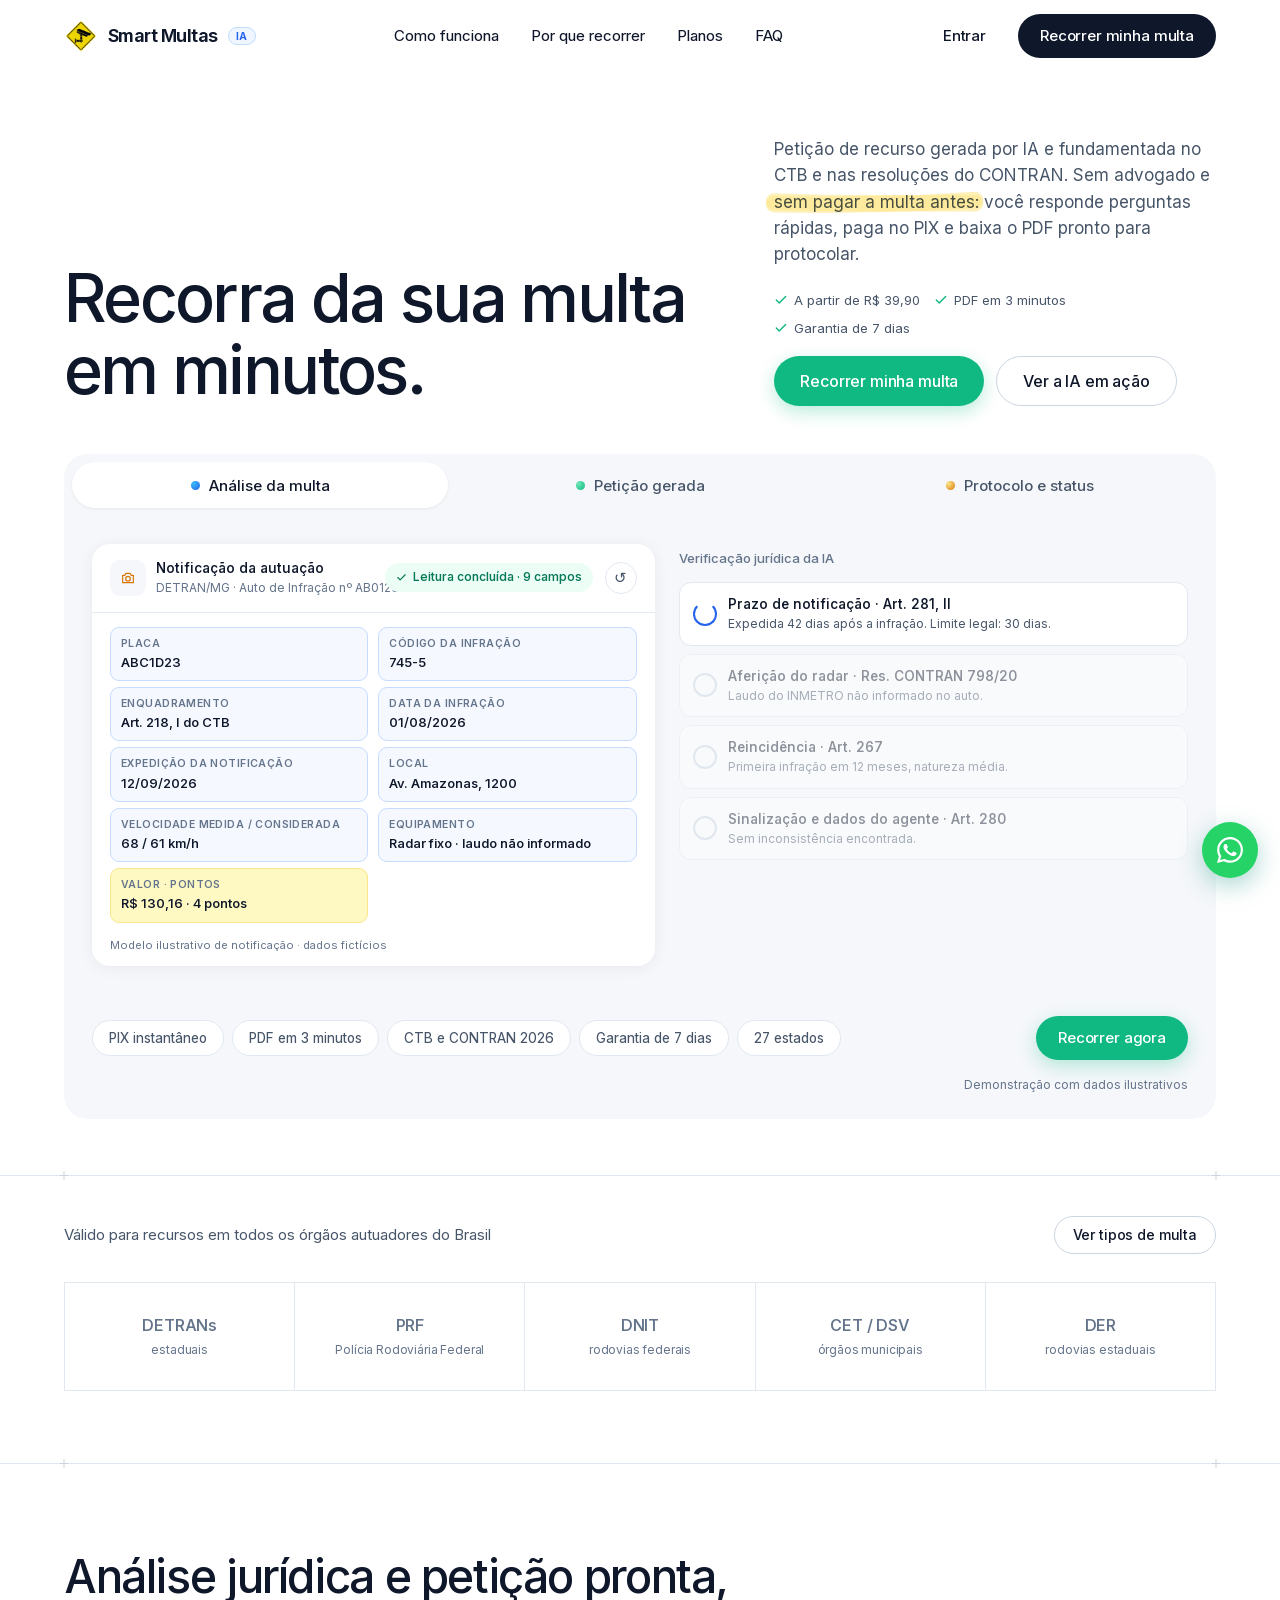
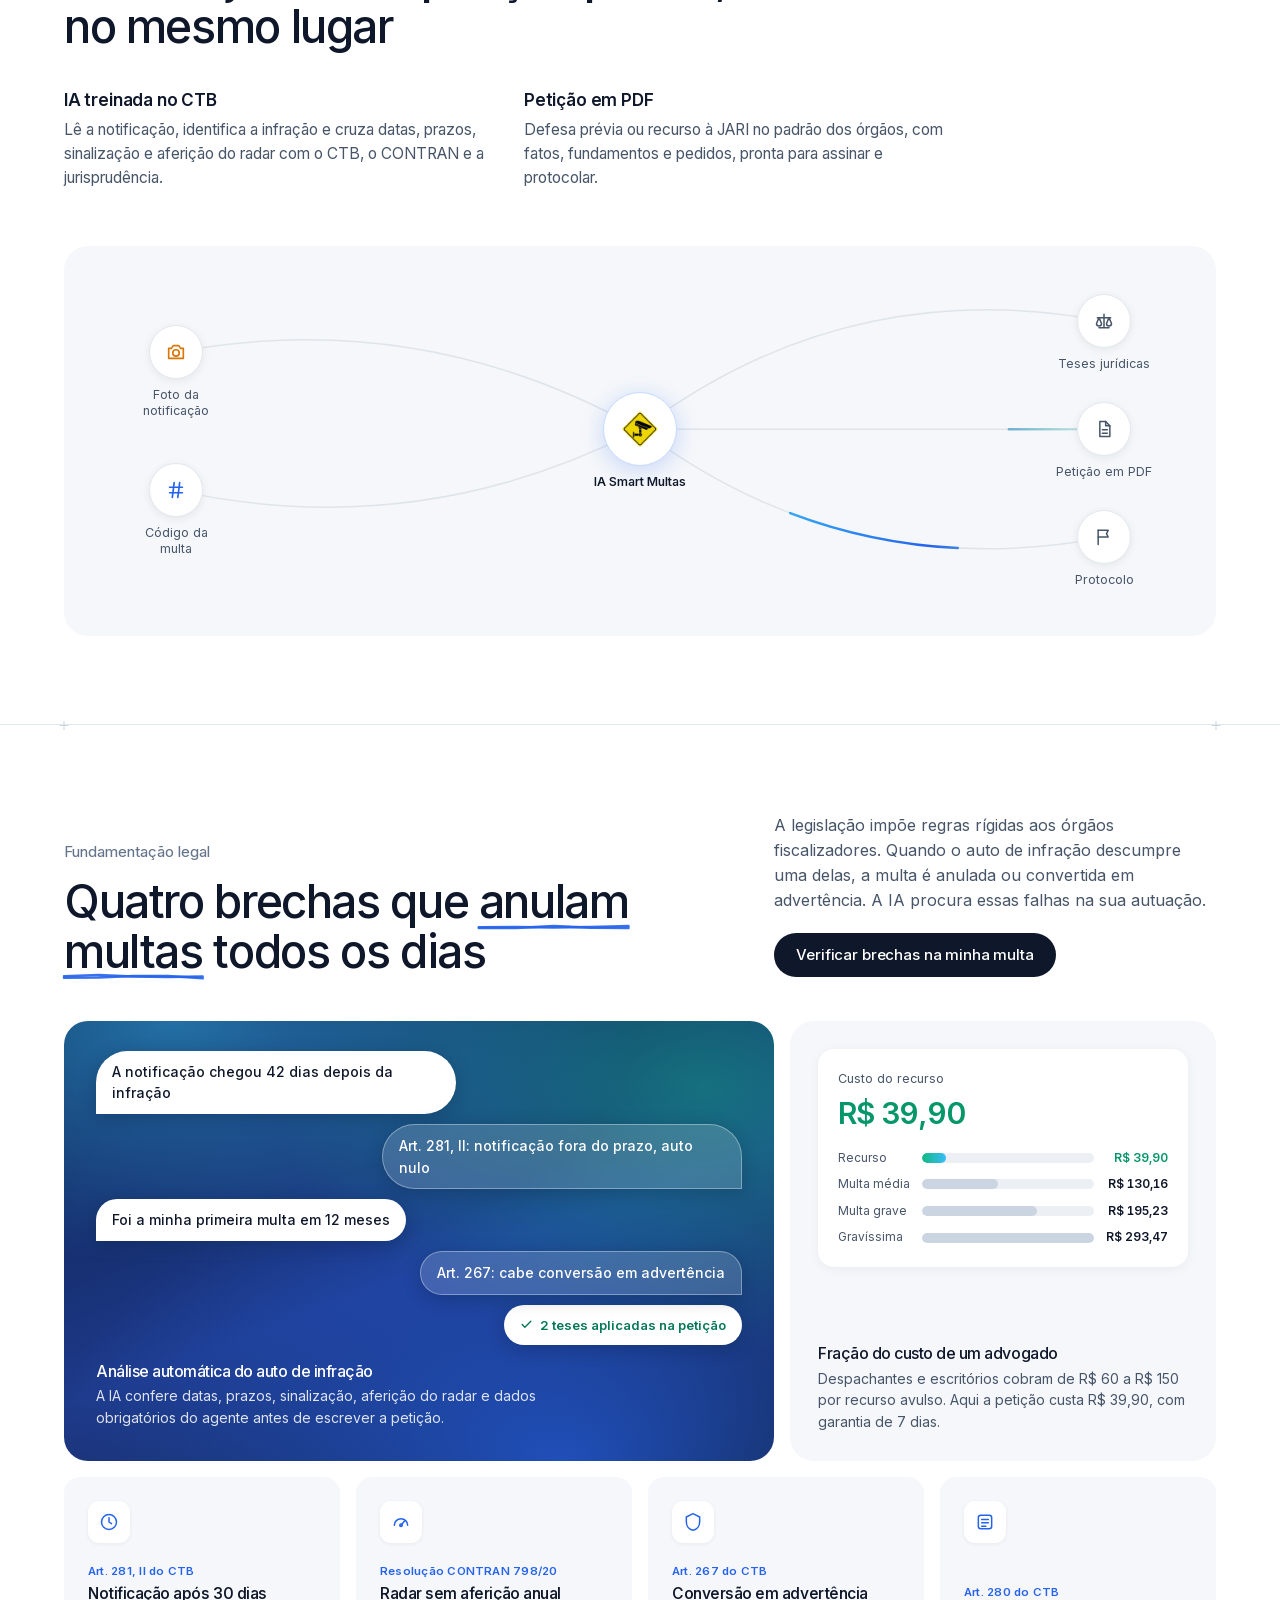
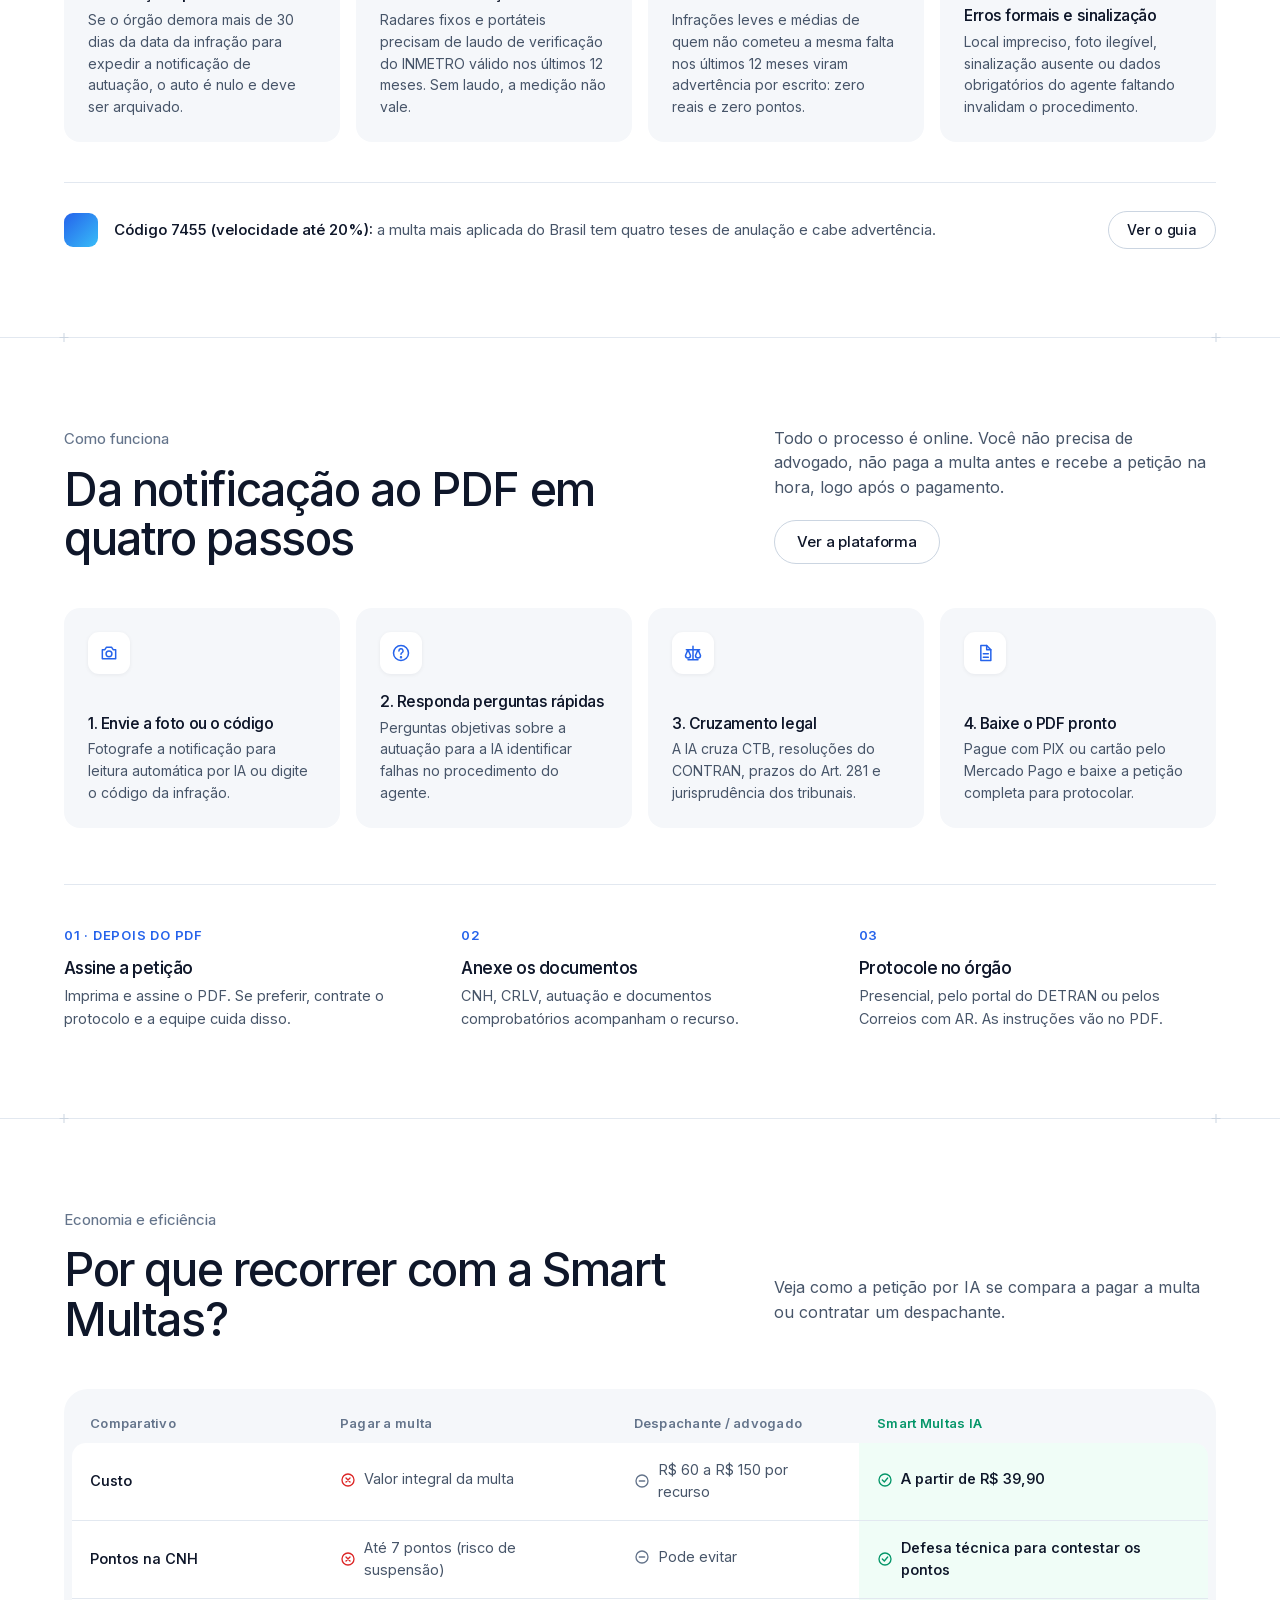
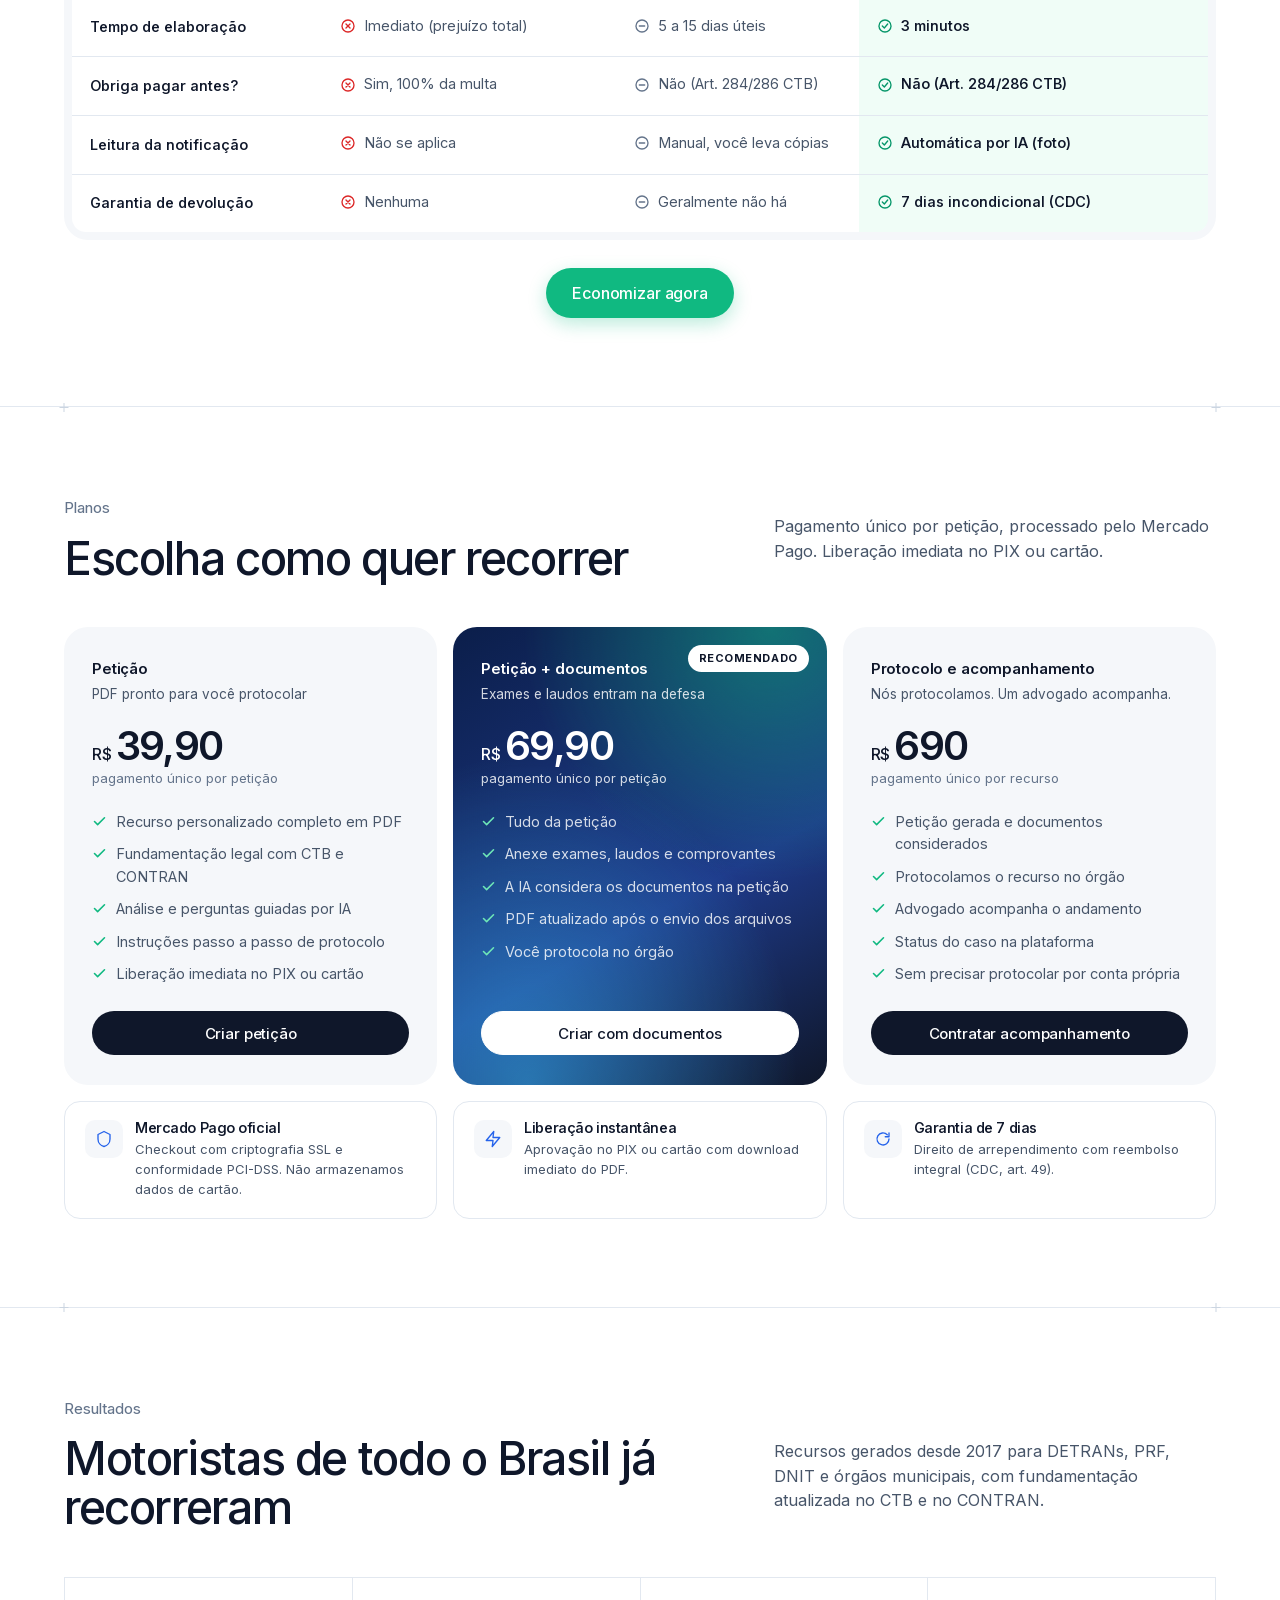
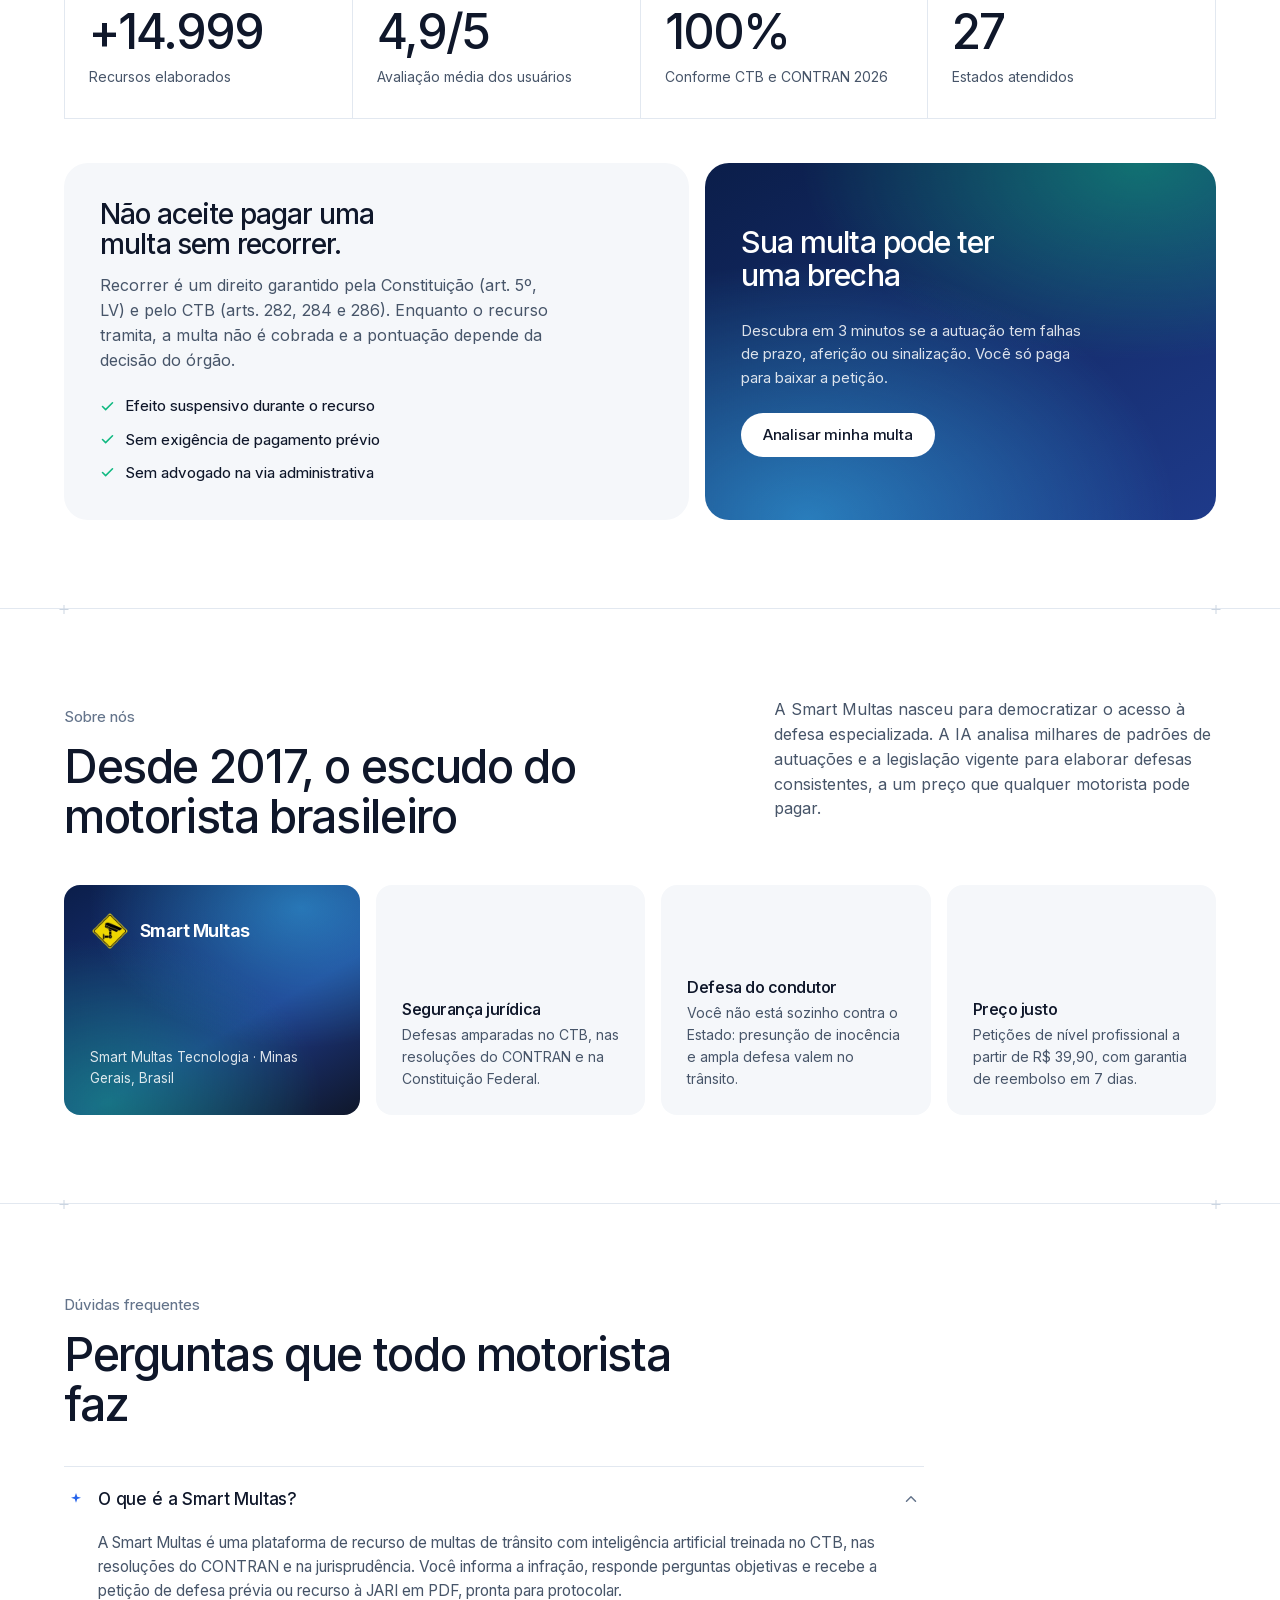
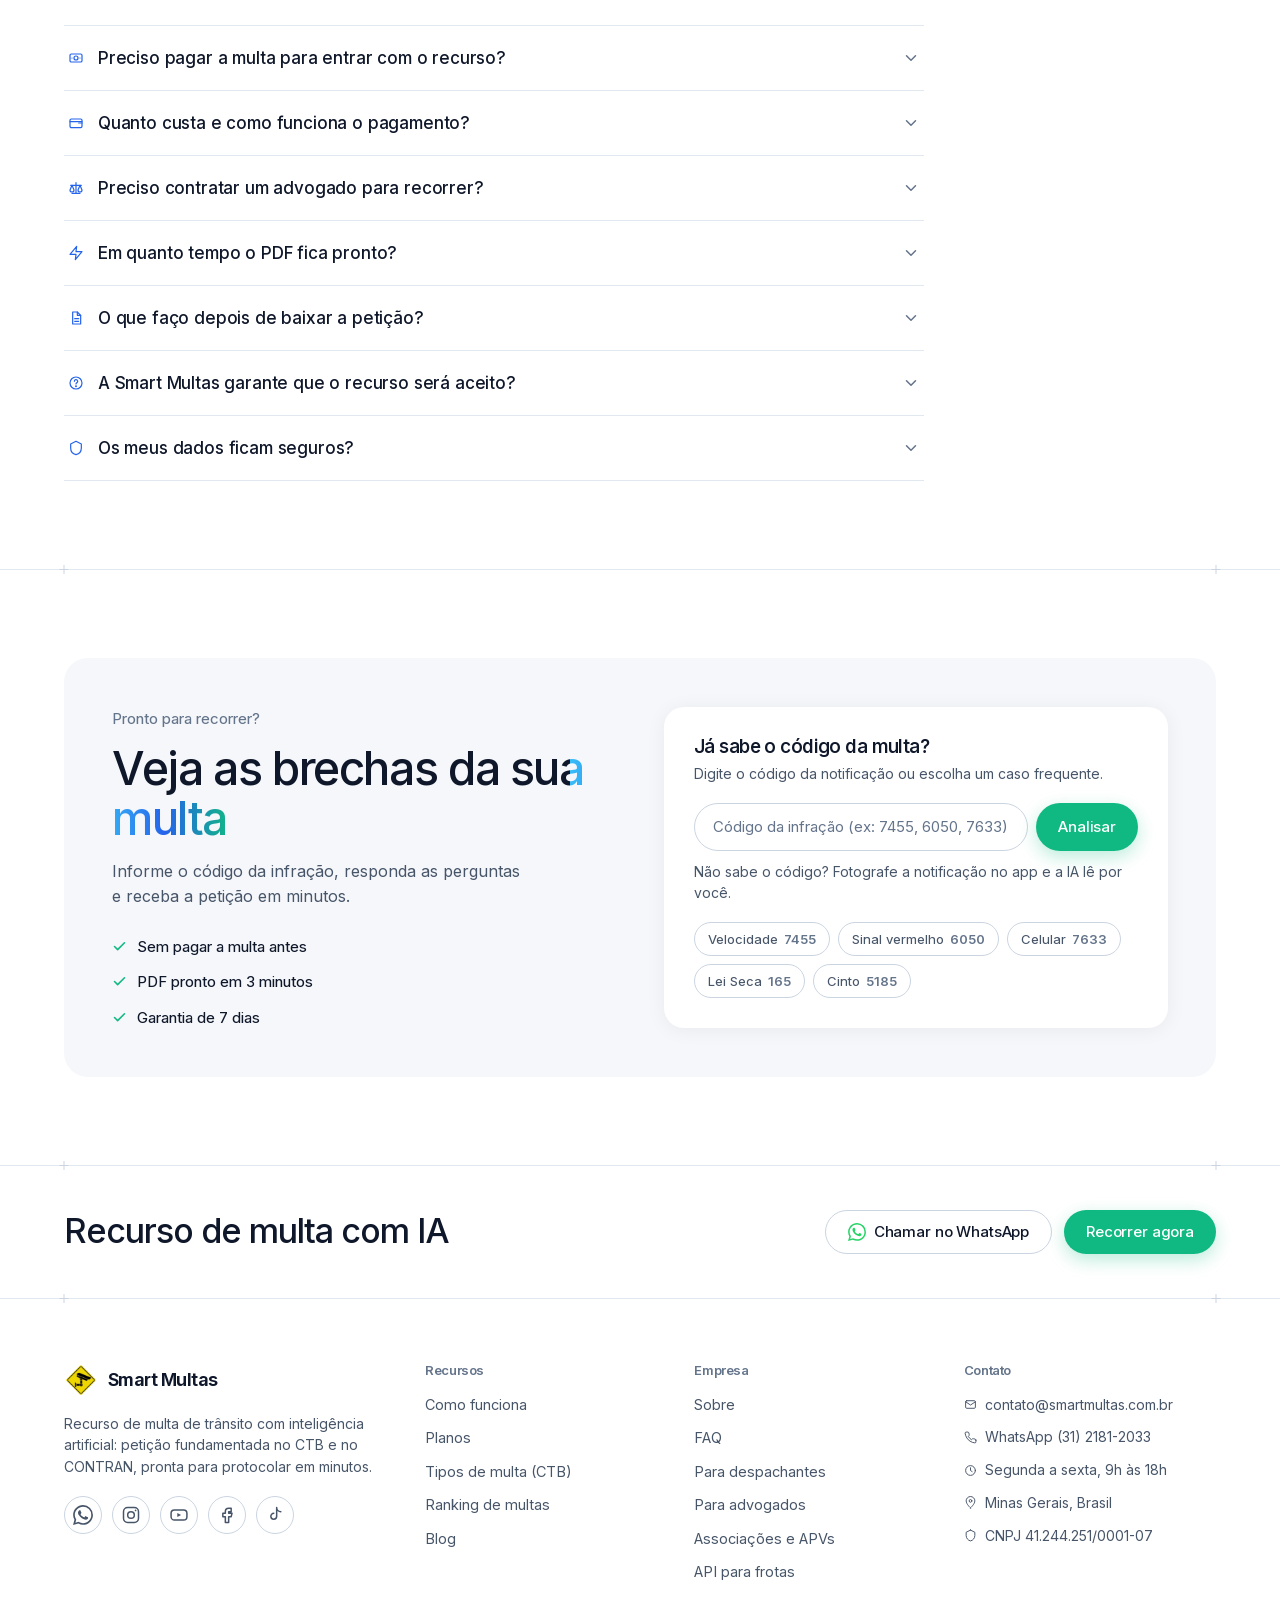
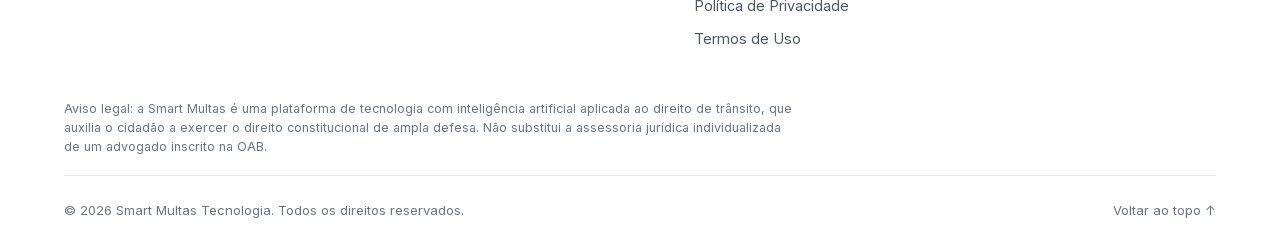
<file: index.html>
<!DOCTYPE html>
<html lang="pt-BR">
<head>
  <meta charset="UTF-8">
  <meta name="viewport" content="width=device-width, initial-scale=1.0">
  <title>Smart Multas | Recurso de multa de trânsito com IA</title>
  <meta name="description" content="Petição de recurso de multa gerada por IA, fundamentada no CTB e no CONTRAN. Sem advogado, sem pagar a multa antes. PDF pronto em minutos a partir de R$ 39,90.">
  <link rel="canonical" href="https://smartmultas.com.br/">
  <link rel="icon" type="image/svg+xml" href="favicon.svg">
  <link rel="icon" type="image/x-icon" href="favicon.ico">
  <link rel="apple-touch-icon" sizes="180x180" href="apple-touch-icon.png">
  <link rel="manifest" href="site.webmanifest">
  <meta name="theme-color" content="#0F172A">
  <link rel="preload" href="assets/fonts/inter-latin.woff2" as="font" type="font/woff2" crossorigin>
  <link rel="stylesheet" href="css/style.css">
  <meta property="og:title" content="Smart Multas | Recurso de multa de trânsito com IA">
  <meta property="og:description" content="Recorra da sua multa em minutos. Petição por IA a partir de R$ 39,90, sem advogado e sem pagar a multa antes.">
  <meta property="og:type" content="website">
  <meta property="og:url" content="https://smartmultas.com.br/">
  <meta property="og:site_name" content="Smart Multas">
  <meta property="og:locale" content="pt_BR">
  <meta property="og:image" content="https://smartmultas.com.br/assets/og-image.png">
  <meta property="og:image:width" content="1200">
  <meta property="og:image:height" content="630">
  <meta property="og:image:alt" content="Smart Multas, recurso de multa de trânsito com IA">
  <meta name="twitter:card" content="summary_large_image">
  <meta name="twitter:title" content="Smart Multas | Recurso de multa de trânsito com IA">
  <meta name="twitter:description" content="Recorra da sua multa em minutos. Petição por IA a partir de R$ 39,90, sem advogado e sem pagar a multa antes.">
  <meta name="twitter:image" content="https://smartmultas.com.br/assets/og-image.png">
  <meta name="referrer" content="strict-origin-when-cross-origin">
  <script type="application/ld+json">
  {
    "@context": "https://schema.org",
    "@graph": [
      {
        "@type": "Organization",
        "@id": "https://smartmultas.com.br/#organization",
        "name": "Smart Multas",
        "legalName": "NOVAMENTE DESENVOLVIMENTO DE PROJETOS TECNOLÓGICOS LTDA",
        "taxID": "41.244.251/0001-07",
        "url": "https://smartmultas.com.br/",
        "logo": {
          "@type": "ImageObject",
          "url": "https://smartmultas.com.br/assets/logo-smartmultas.webp"
        },
        "description": "A Smart Multas é uma plataforma de recurso de multas de trânsito com inteligência artificial treinada no CTB e nas resoluções do CONTRAN: petição de defesa prévia ou recurso à JARI em PDF, pronta para protocolar, a partir de R$ 39,90.",
        "foundingDate": "2017",
        "email": "contato@smartmultas.com.br",
        "telephone": "+55-31-2181-2033",
        "address": {
          "@type": "PostalAddress",
          "streetAddress": "Rua Valério Eugênio, 578, Areal",
          "addressLocality": "Conselheiro Lafaiete",
          "addressRegion": "MG",
          "addressCountry": "BR"
        },
        "areaServed": "BR",
        "sameAs": [
          "https://www.instagram.com/smartmultas.ia",
          "https://youtube.com/@smartmultas9896",
          "https://www.facebook.com/smartmultas",
          "https://www.tiktok.com/@smartmultas"
        ],
        "contactPoint": {
          "@type": "ContactPoint",
          "contactType": "customer support",
          "telephone": "+55-31-2181-2033",
          "email": "contato@smartmultas.com.br",
          "url": "https://wa.me/553121812033",
          "availableLanguage": "Portuguese",
          "areaServed": "BR",
          "hoursAvailable": {
            "@type": "OpeningHoursSpecification",
            "dayOfWeek": ["Monday", "Tuesday", "Wednesday", "Thursday", "Friday"],
            "opens": "09:00",
            "closes": "18:00"
          }
        }
      },
      {
        "@type": "WebSite",
        "@id": "https://smartmultas.com.br/#website",
        "url": "https://smartmultas.com.br/",
        "name": "Smart Multas",
        "inLanguage": "pt-BR",
        "publisher": { "@id": "https://smartmultas.com.br/#organization" }
      },
      {
        "@type": "WebPage",
        "@id": "https://smartmultas.com.br/#webpage",
        "url": "https://smartmultas.com.br/",
        "name": "Smart Multas | Recurso de multa de trânsito com IA",
        "description": "Petição de recurso de multa gerada por IA, fundamentada no CTB e no CONTRAN. Sem advogado, sem pagar a multa antes. PDF pronto em minutos a partir de R$ 39,90.",
        "inLanguage": "pt-BR",
        "isPartOf": { "@id": "https://smartmultas.com.br/#website" },
        "about": { "@id": "https://smartmultas.com.br/#organization" },
        "speakable": {
          "@type": "SpeakableSpecification",
          "cssSelector": [".hero-aside > p", "#sobre .section-aside p"]
        }
      },
      {
        "@type": "Service",
        "@id": "https://smartmultas.com.br/#service",
        "name": "Recurso de multa de trânsito com IA",
        "serviceType": "Elaboração automatizada de defesa prévia e recurso administrativo de multas de trânsito (JARI, CETRAN)",
        "description": "O usuário informa o código da infração ou fotografa a notificação, responde perguntas objetivas e a IA gera a petição em PDF fundamentada no CTB, nas resoluções do CONTRAN e na jurisprudência, pronta para protocolar no DETRAN, PRF, DNIT ou órgão municipal.",
        "provider": { "@id": "https://smartmultas.com.br/#organization" },
        "areaServed": { "@type": "Country", "name": "Brasil" },
        "audience": {
          "@type": "Audience",
          "audienceType": "Condutores e proprietários de veículos autuados"
        },
        "offers": [
          {
            "@type": "Offer",
            "name": "Petição",
            "description": "Petição de recurso completa em PDF, pronta para o usuário protocolar.",
            "price": "39.90",
            "priceCurrency": "BRL",
            "availability": "https://schema.org/InStock",
            "url": "https://smartmultas.com.br/define-violation"
          },
          {
            "@type": "Offer",
            "name": "Petição + documentos",
            "description": "Petição em PDF com exames, laudos e comprovantes considerados pela IA na defesa.",
            "price": "69.90",
            "priceCurrency": "BRL",
            "availability": "https://schema.org/InStock",
            "url": "https://smartmultas.com.br/define-violation"
          },
          {
            "@type": "Offer",
            "name": "Protocolo e acompanhamento",
            "description": "A Smart Multas protocola o recurso no órgão e um advogado acompanha o andamento.",
            "price": "690.00",
            "priceCurrency": "BRL",
            "availability": "https://schema.org/InStock",
            "url": "https://smartmultas.com.br/define-violation"
          }
        ]
      },
      {
        "@type": "FAQPage",
        "@id": "https://smartmultas.com.br/#faqpage",
        "inLanguage": "pt-BR",
        "mainEntity": [
          {
            "@type": "Question",
            "name": "O que é a Smart Multas?",
            "acceptedAnswer": {
              "@type": "Answer",
              "text": "A Smart Multas é uma plataforma de recurso de multas de trânsito com inteligência artificial treinada no CTB, nas resoluções do CONTRAN e na jurisprudência. Você informa a infração, responde perguntas objetivas e recebe a petição de defesa prévia ou recurso à JARI em PDF, pronta para protocolar."
            }
          },
          {
            "@type": "Question",
            "name": "Preciso pagar a multa para entrar com o recurso?",
            "acceptedAnswer": {
              "@type": "Answer",
              "text": "Não. Os artigos 284 e 286 do CTB garantem o direito de apresentar defesa prévia e recurso à JARI sem pagamento prévio da penalidade."
            }
          },
          {
            "@type": "Question",
            "name": "Quanto custa e como funciona o pagamento?",
            "acceptedAnswer": {
              "@type": "Answer",
              "text": "Três opções por petição: Petição (R$ 39,90), Petição + documentos (R$ 69,90) ou Protocolo e acompanhamento por advogado (R$ 690,00). O pagamento é feito pelo Mercado Pago, com PIX, cartão de crédito, saldo ou boleto."
            }
          },
          {
            "@type": "Question",
            "name": "Preciso contratar um advogado para recorrer?",
            "acceptedAnswer": {
              "@type": "Answer",
              "text": "Não. Qualquer condutor pode apresentar a própria defesa administrativa nos órgãos de trânsito (DETRAN, PRF, DNIT e prefeituras). A IA monta a petição jurídica completa e formatada no padrão dos órgãos."
            }
          },
          {
            "@type": "Question",
            "name": "Em quanto tempo o PDF fica pronto?",
            "acceptedAnswer": {
              "@type": "Answer",
              "text": "Depois de responder as perguntas e confirmar o pagamento no PIX ou cartão, a petição é liberada imediatamente na tela para download e fica salva na sua conta por 30 dias."
            }
          },
          {
            "@type": "Question",
            "name": "O que faço depois de baixar a petição?",
            "acceptedAnswer": {
              "@type": "Answer",
              "text": "Nas opções Petição e Petição + documentos: imprima, assine, anexe CNH, CRLV e a notificação, e protocole no órgão (presencial, portal ou Correios com AR). No serviço de protocolo e acompanhamento, a equipe protocola por você e um advogado acompanha o caso."
            }
          },
          {
            "@type": "Question",
            "name": "A Smart Multas garante que o recurso será aceito?",
            "acceptedAnswer": {
              "@type": "Answer",
              "text": "Nenhum serviço ou advogado pode garantir o resultado, porque a decisão é da autoridade de trânsito (JARI/CETRAN). O que garantimos é uma defesa técnica fundamentada nas teses aplicáveis ao seu caso e o reembolso integral em até 7 dias se você desistir."
            }
          },
          {
            "@type": "Question",
            "name": "Os meus dados ficam seguros?",
            "acceptedAnswer": {
              "@type": "Answer",
              "text": "Os pagamentos são processados pelo Mercado Pago; a Smart Multas não armazena dados de cartão. Os dados do cadastro, do veículo e da infração são usados para gerar a defesa, conforme a Política de Privacidade."
            }
          }
        ]
      }
    ]
  }
  </script>
</head>
<body>

<!-- ícones -->
<svg width="0" height="0" style="position:absolute" aria-hidden="true">
  <defs>
    <symbol id="i-check" viewBox="0 0 24 24"><polyline points="20 6 9 17 4 12" fill="none" stroke="currentColor" stroke-width="2.5" stroke-linecap="round" stroke-linejoin="round"/></symbol>
    <symbol id="i-x" viewBox="0 0 24 24"><g fill="none" stroke="currentColor" stroke-width="2" stroke-linecap="round"><circle cx="12" cy="12" r="9"/><path d="M9 9l6 6M15 9l-6 6"/></g></symbol>
    <symbol id="i-minus" viewBox="0 0 24 24"><g fill="none" stroke="currentColor" stroke-width="2" stroke-linecap="round"><circle cx="12" cy="12" r="9"/><path d="M8 12h8"/></g></symbol>
    <symbol id="i-check-c" viewBox="0 0 24 24"><g fill="none" stroke="currentColor" stroke-width="2" stroke-linecap="round" stroke-linejoin="round"><circle cx="12" cy="12" r="9"/><polyline points="8 12 11 15 16 9"/></g></symbol>
    <symbol id="i-arrow" viewBox="0 0 24 24"><g fill="none" stroke="currentColor" stroke-width="2" stroke-linecap="round" stroke-linejoin="round"><line x1="5" y1="12" x2="19" y2="12"/><polyline points="12 5 19 12 12 19"/></g></symbol>
    <symbol id="i-down" viewBox="0 0 24 24"><polyline points="6 9 12 15 18 9" fill="none" stroke="currentColor" stroke-width="2" stroke-linecap="round" stroke-linejoin="round"/></symbol>
    <symbol id="i-sparkle" viewBox="0 0 24 24"><path d="M12 3l1.9 5.6L19.5 10l-5.6 1.9L12 17.5l-1.9-5.6L4.5 10l5.6-1.4z" fill="currentColor"/></symbol>
    <symbol id="i-zap" viewBox="0 0 24 24"><polygon points="13 2 3 14 12 14 11 22 21 10 12 10 13 2" fill="none" stroke="currentColor" stroke-width="1.8" stroke-linecap="round" stroke-linejoin="round"/></symbol>
    <symbol id="i-camera" viewBox="0 0 24 24"><g fill="none" stroke="currentColor" stroke-width="1.8" stroke-linecap="round" stroke-linejoin="round"><path d="M4 8h3l2-3h6l2 3h3v11H4z"/><circle cx="12" cy="13" r="3.5"/></g></symbol>
    <symbol id="i-hash" viewBox="0 0 24 24"><g fill="none" stroke="currentColor" stroke-width="1.8" stroke-linecap="round"><path d="M5 9h14M5 15h14M10 4l-2 16M16 4l-2 16"/></g></symbol>
    <symbol id="i-doc" viewBox="0 0 24 24"><g fill="none" stroke="currentColor" stroke-width="1.8" stroke-linecap="round" stroke-linejoin="round"><path d="M7 3h7l5 5v13H7z"/><path d="M14 3v5h5"/><path d="M10 13h6M10 17h6"/></g></symbol>
    <symbol id="i-scale" viewBox="0 0 24 24"><g fill="none" stroke="currentColor" stroke-width="1.8" stroke-linecap="round" stroke-linejoin="round"><path d="M12 4v16M6 20h12M4 8h16"/><path d="M6 8l-3 7a3 3 0 0 0 6 0zM18 8l-3 7a3 3 0 0 0 6 0z"/></g></symbol>
    <symbol id="i-shield" viewBox="0 0 24 24"><path d="M12 2l8 4v6c0 5-3.5 9-8 10-4.5-1-8-5-8-10V6l8-4z" fill="none" stroke="currentColor" stroke-width="1.8" stroke-linecap="round" stroke-linejoin="round"/></symbol>
    <symbol id="i-clock" viewBox="0 0 24 24"><g fill="none" stroke="currentColor" stroke-width="1.8" stroke-linecap="round" stroke-linejoin="round"><circle cx="12" cy="12" r="9"/><path d="M12 7v5l3 2"/></g></symbol>
    <symbol id="i-gauge" viewBox="0 0 24 24"><g fill="none" stroke="currentColor" stroke-width="1.8" stroke-linecap="round" stroke-linejoin="round"><path d="M4 16a8 8 0 1 1 16 0"/><path d="M12 16l4-5"/><circle cx="12" cy="16" r="1.5"/></g></symbol>
    <symbol id="i-list" viewBox="0 0 24 24"><g fill="none" stroke="currentColor" stroke-width="1.8" stroke-linecap="round" stroke-linejoin="round"><rect x="4" y="4" width="16" height="16" rx="3"/><path d="M8 9h8M8 13h8M8 17h5"/></g></symbol>
    <symbol id="i-help" viewBox="0 0 24 24"><g fill="none" stroke="currentColor" stroke-width="1.8" stroke-linecap="round" stroke-linejoin="round"><circle cx="12" cy="12" r="9"/><path d="M9.5 9.5a2.5 2.5 0 1 1 3.5 2.3c-.7.4-1 .9-1 1.7"/><circle cx="12" cy="17" r=".6" fill="currentColor"/></g></symbol>
    <symbol id="i-flag" viewBox="0 0 24 24"><g fill="none" stroke="currentColor" stroke-width="1.8" stroke-linecap="round" stroke-linejoin="round"><path d="M5 21V4"/><path d="M5 4h12l-2 4 2 4H5"/></g></symbol>
    <symbol id="i-inbox" viewBox="0 0 24 24"><g fill="none" stroke="currentColor" stroke-width="1.8" stroke-linecap="round" stroke-linejoin="round"><polyline points="22 12 16 12 14 15 10 15 8 12 2 12"/><path d="M5.5 5l-3 7v6a2 2 0 0 0 2 2h15a2 2 0 0 0 2-2v-6l-3-7a2 2 0 0 0-1.8-1h-9.4A2 2 0 0 0 5.5 5z"/></g></symbol>
    <symbol id="i-chart" viewBox="0 0 24 24"><g fill="none" stroke="currentColor" stroke-width="1.8" stroke-linecap="round" stroke-linejoin="round"><path d="M3 3v18h18"/><path d="M7 14l4-4 3 3 5-6"/></g></symbol>
    <symbol id="i-user" viewBox="0 0 24 24"><g fill="none" stroke="currentColor" stroke-width="1.8" stroke-linecap="round" stroke-linejoin="round"><circle cx="12" cy="8" r="4"/><path d="M4 21a8 8 0 0 1 16 0"/></g></symbol>
    <symbol id="i-wallet" viewBox="0 0 24 24"><g fill="none" stroke="currentColor" stroke-width="1.8" stroke-linecap="round" stroke-linejoin="round"><rect x="3" y="6" width="18" height="13" rx="2"/><path d="M16 12h5"/><path d="M3 10h18"/></g></symbol>
    <symbol id="i-gift" viewBox="0 0 24 24"><g fill="none" stroke="currentColor" stroke-width="1.8" stroke-linecap="round" stroke-linejoin="round"><rect x="3" y="8" width="18" height="4"/><path d="M5 12v9h14v-9M12 8v13"/><path d="M12 8c-2-4-6-4-6-1s4 1 6 1zM12 8c2-4 6-4 6-1s-4 1-6 1z"/></g></symbol>
    <symbol id="i-refresh" viewBox="0 0 24 24"><g fill="none" stroke="currentColor" stroke-width="1.8" stroke-linecap="round" stroke-linejoin="round"><path d="M20 12a8 8 0 1 1-2.3-5.7"/><polyline points="20 4 20 9 15 9"/></g></symbol>
    <symbol id="i-lock" viewBox="0 0 24 24"><g fill="none" stroke="currentColor" stroke-width="1.8" stroke-linecap="round"><rect x="3" y="11" width="18" height="11" rx="2"/><path d="M7 11V7a5 5 0 0 1 10 0v4"/></g></symbol>
    <symbol id="i-alert" viewBox="0 0 24 24"><g fill="none" stroke="currentColor" stroke-width="1.8" stroke-linecap="round" stroke-linejoin="round"><path d="M12 3l10 18H2z"/><path d="M12 10v5"/><circle cx="12" cy="18" r=".6" fill="currentColor"/></g></symbol>
    <symbol id="i-mail" viewBox="0 0 24 24"><g fill="none" stroke="currentColor" stroke-width="1.8" stroke-linecap="round" stroke-linejoin="round"><rect x="3" y="5" width="18" height="14" rx="2"/><polyline points="3 7 12 13 21 7"/></g></symbol>
    <symbol id="i-phone" viewBox="0 0 24 24"><path d="M22 16.9v3a2 2 0 0 1-2.2 2 19.8 19.8 0 0 1-8.6-3.1 19.5 19.5 0 0 1-6-6 19.8 19.8 0 0 1-3.1-8.7A2 2 0 0 1 4 2h3a2 2 0 0 1 2 1.7c.1 1 .3 1.9.6 2.8a2 2 0 0 1-.4 2.1L7.9 10a16 16 0 0 0 6 6l1.4-1.3a2 2 0 0 1 2.1-.4c.9.3 1.8.5 2.8.6a2 2 0 0 1 1.7 2z" fill="none" stroke="currentColor" stroke-width="1.8" stroke-linecap="round" stroke-linejoin="round"/></symbol>
    <symbol id="i-pin" viewBox="0 0 24 24"><g fill="none" stroke="currentColor" stroke-width="1.8" stroke-linecap="round" stroke-linejoin="round"><path d="M12 22s8-7 8-13a8 8 0 1 0-16 0c0 6 8 13 8 13z"/><circle cx="12" cy="9" r="2.5"/></g></symbol>
    <symbol id="i-wa" viewBox="0 0 24 24"><path fill="currentColor" d="M17.472 14.382c-.297-.149-1.758-.867-2.03-.967-.273-.099-.471-.148-.67.15-.197.297-.767.966-.94 1.164-.173.199-.347.223-.644.075-.297-.15-1.255-.463-2.39-1.475-.883-.788-1.48-1.761-1.653-2.059-.173-.297-.018-.458.13-.606.134-.133.298-.347.446-.52.149-.174.198-.298.298-.497.099-.198.05-.371-.025-.52-.075-.149-.669-1.612-.916-2.207-.242-.579-.487-.5-.669-.51-.173-.008-.371-.01-.57-.01-.198 0-.52.074-.792.372-.272.297-1.04 1.016-1.04 2.479 0 1.462 1.065 2.875 1.213 3.074.149.198 2.096 3.2 5.077 4.487.709.306 1.262.489 1.694.625.712.227 1.36.195 1.871.118.571-.085 1.758-.719 2.006-1.413.248-.694.248-1.289.173-1.413-.074-.124-.272-.198-.57-.347m-5.421 7.403h-.004a9.87 9.87 0 0 1-5.031-1.378l-.361-.214-3.741.982.998-3.648-.235-.374a9.86 9.86 0 0 1-1.51-5.26c.001-5.45 4.436-9.884 9.888-9.884 2.64 0 5.122 1.03 6.988 2.898a9.825 9.825 0 0 1 2.893 6.994c-.003 5.45-4.437 9.884-9.885 9.884m8.413-18.297A11.815 11.815 0 0 0 12.05 0C5.495 0 .16 5.335.157 11.892c0 2.096.547 4.142 1.588 5.945L.057 24l6.305-1.654a11.882 11.882 0 0 0 5.683 1.448h.005c6.554 0 11.89-5.335 11.893-11.893a11.821 11.821 0 0 0-3.48-8.413Z"/></symbol>
    <symbol id="i-ig" viewBox="0 0 24 24"><g fill="none" stroke="currentColor" stroke-width="1.8"><rect x="3" y="3" width="18" height="18" rx="5"/><circle cx="12" cy="12" r="4"/><circle cx="17.5" cy="6.5" r="1" fill="currentColor" stroke="none"/></g></symbol>
    <symbol id="i-yt" viewBox="0 0 24 24"><g fill="none" stroke="currentColor" stroke-width="1.8" stroke-linejoin="round"><rect x="2.5" y="6" width="19" height="12" rx="4"/><path d="M10 9.5v5l4.5-2.5z" fill="currentColor" stroke="none"/></g></symbol>
    <symbol id="i-fb" viewBox="0 0 24 24"><path d="M14 8h3V4h-3a4 4 0 0 0-4 4v2H7v4h3v7h4v-7h3l1-4h-4V8z" fill="none" stroke="currentColor" stroke-width="1.8" stroke-linejoin="round"/></symbol>
    <symbol id="i-tt" viewBox="0 0 24 24"><path d="M14 3v10.5a3.5 3.5 0 1 1-3.5-3.5M14 3c0 3 2.5 5 5 5" fill="none" stroke="currentColor" stroke-width="1.8" stroke-linecap="round" stroke-linejoin="round"/></symbol>
    <symbol id="i-car" viewBox="0 0 24 24"><g fill="none" stroke="currentColor" stroke-width="1.8" stroke-linecap="round" stroke-linejoin="round"><path d="M5 13l1.5-5h11L19 13"/><rect x="3" y="13" width="18" height="6" rx="2"/><circle cx="7.5" cy="19" r="1.5"/><circle cx="16.5" cy="19" r="1.5"/></g></symbol>
    <symbol id="i-money" viewBox="0 0 24 24"><g fill="none" stroke="currentColor" stroke-width="1.8" stroke-linecap="round" stroke-linejoin="round"><rect x="3" y="6" width="18" height="12" rx="2"/><circle cx="12" cy="12" r="3"/><path d="M6 12h.01M18 12h.01"/></g></symbol>
  </defs>
</svg>

<header class="header" id="top">
  <div class="container header-inner">
    <a href="#top" class="logo" aria-label="Smart Multas, voltar ao início">
      <img src="assets/logo-smartmultas.webp" alt="" width="192" height="192">
      <span class="logo-word">Smart Multas</span>
      <span class="logo-chip">IA</span>
    </a>
    <nav class="nav-links" id="nav-links">
      <a href="#como-funciona">Como funciona</a>
      <a href="#brechas">Por que recorrer</a>
      <a href="#planos">Planos</a>
      <a href="#faq">FAQ</a>
    </nav>
    <div class="nav-cta">
      <a href="https://smartmultas.com.br/user-petitions" class="btn btn-ghost">Entrar</a>
      <a href="app/" class="btn btn-primary">Recorrer minha multa</a>
    </div>
    <button class="nav-burger" id="nav-burger" aria-label="Abrir menu" aria-expanded="false">
      <span></span><span></span>
    </button>
  </div>
</header>

<main>

  <!-- ============ HERO ============ -->
  <section class="hero">
    <div class="container">
      <div class="hero-grid">
        <h1><span class="dia" data-dia data-dia-autoplay>Recorra da sua multa <br>em minutos.</span></h1>
        <div class="hero-aside">
          <p>Petição de recurso gerada por IA e fundamentada no CTB e nas resoluções do CONTRAN. Sem advogado e <span class="mk" data-marker="highlight">sem pagar a multa antes</span>: você responde perguntas rápidas, paga no PIX e baixa o PDF pronto para protocolar.</p>
          <div class="hero-micro">
            <span><svg class="ic" width="14" height="14"><use href="#i-check"/></svg> A partir de R$ 39,90</span>
            <span><svg class="ic" width="14" height="14"><use href="#i-check"/></svg> PDF em 3 minutos</span>
            <span><svg class="ic" width="14" height="14"><use href="#i-check"/></svg> Garantia de 7 dias</span>
          </div>
          <div class="hero-actions">
            <a href="app/" class="btn btn-cta btn-lg">Recorrer minha multa</a>
            <a href="#demo" class="btn btn-outline btn-lg">Ver a IA em ação</a>
          </div>
        </div>
      </div>

      <!-- painel de demonstração -->
      <div class="demo" id="demo">
        <div class="demo-tabs" role="tablist" aria-label="Demonstração da plataforma">
          <button class="demo-tab active" role="tab" aria-selected="true" data-view="chat"><span class="tab-dot td-1"></span>Análise da multa</button>
          <button class="demo-tab" role="tab" aria-selected="false" data-view="platform"><span class="tab-dot td-2"></span>Petição gerada</button>
          <button class="demo-tab" role="tab" aria-selected="false" data-view="crm"><span class="tab-dot td-3"></span>Protocolo e status</button>
        </div>

        <div class="demo-stage">
          <!-- vista 1: análise (scanner da notificação + checklist jurídico) -->
          <div class="demo-view active" data-view="chat">
            <div class="scan-wrap">
              <div class="notif-card" id="notif" aria-label="Notificação de autuação sendo lida pela IA">
                <div class="notif-head">
                  <div class="notif-org">
                    <span class="notif-seal"><svg width="16" height="16"><use href="#i-camera"/></svg></span>
                    <div>
                      <div class="notif-title">Notificação da autuação</div>
                      <div class="notif-sub">DETRAN/MG · Auto de Infração nº AB01234567</div>
                    </div>
                  </div>
                  <span class="notif-status" id="scan-status"><i class="spin"></i> Lendo…</span>
                  <button class="scan-replay" id="scan-replay" title="Repetir demonstração" aria-label="Repetir demonstração">↺</button>
                </div>
                <div class="notif-grid">
                  <div class="nf" data-f="1"><span>Placa</span><strong>ABC1D23</strong></div>
                  <div class="nf" data-f="2"><span>Código da infração</span><strong>745-5</strong></div>
                  <div class="nf" data-f="3"><span>Enquadramento</span><strong>Art. 218, I do CTB</strong></div>
                  <div class="nf" data-f="4"><span>Data da infração</span><strong>01/08/2026</strong></div>
                  <div class="nf" data-f="5"><span>Expedição da notificação</span><strong>12/09/2026</strong></div>
                  <div class="nf" data-f="6"><span>Local</span><strong>Av. Amazonas, 1200</strong></div>
                  <div class="nf" data-f="7"><span>Velocidade medida / considerada</span><strong>68 / 61 km/h</strong></div>
                  <div class="nf" data-f="8"><span>Equipamento</span><strong>Radar fixo · laudo não informado</strong></div>
                  <div class="nf" data-f="9"><span>Valor · pontos</span><strong>R$ 130,16 · 4 pontos</strong></div>
                </div>
                <div class="scan-line" aria-hidden="true"></div>
                <div class="notif-foot">Modelo ilustrativo de notificação · dados fictícios</div>
              </div>

              <div class="check-list" id="checks" aria-live="polite">
                <div class="check-title">Verificação jurídica da IA</div>
                <div class="ck" data-k="1"><span class="ck-ico"><svg width="12" height="12"><use href="#i-check"/></svg></span><div class="ck-body"><div class="ck-name">Prazo de notificação · Art. 281, II</div><div class="ck-detail">Expedida 42 dias após a infração. Limite legal: 30 dias.</div></div><span class="ck-verdict ok">Nulidade</span></div>
                <div class="ck" data-k="2"><span class="ck-ico"><svg width="12" height="12"><use href="#i-check"/></svg></span><div class="ck-body"><div class="ck-name">Aferição do radar · Res. CONTRAN 798/20</div><div class="ck-detail">Laudo do INMETRO não informado no auto.</div></div><span class="ck-verdict ok">Pedir laudo</span></div>
                <div class="ck" data-k="3"><span class="ck-ico"><svg width="12" height="12"><use href="#i-check"/></svg></span><div class="ck-body"><div class="ck-name">Reincidência · Art. 267</div><div class="ck-detail">Primeira infração em 12 meses, natureza média.</div></div><span class="ck-verdict ok">Advertência</span></div>
                <div class="ck neutral" data-k="4"><span class="ck-ico"><svg width="12" height="12"><use href="#i-minus"/></svg></span><div class="ck-body"><div class="ck-name">Sinalização e dados do agente · Art. 280</div><div class="ck-detail">Sem inconsistência encontrada.</div></div><span class="ck-verdict">Conforme</span></div>
                <div class="scan-summary" id="scan-summary">
                  <div class="scan-summary-h"><svg width="15" height="15"><use href="#i-check"/></svg> 3 teses aplicáveis · petição gerada em PDF</div>
                  <div class="scan-actions">
                    <button type="button" class="btn btn-outline btn-sm" data-goto="platform">Ver petição</button>
                    <a href="app/?codigo=7455" class="btn btn-primary btn-sm">Recorrer agora</a>
                  </div>
                </div>
              </div>
            </div>
          </div>

          <!-- vista 2: petição no app -->
          <div class="demo-view" data-view="platform">
            <div class="platform">
              <div class="platform-top">
                <div class="platform-dots"><span></span><span></span><span></span></div>
                <div class="platform-url"><svg width="11" height="11"><use href="#i-lock"/></svg> smartmultas.com.br/download-petition</div>
              </div>
              <div class="platform-body">
                <aside class="platform-side">
                  <div class="side-section">Principal</div>
                  <a class="side-item active"><svg width="15" height="15"><use href="#i-doc"/></svg> Minhas petições <span class="side-badge">1</span></a>
                  <a class="side-item"><svg width="15" height="15"><use href="#i-sparkle"/></svg> Nova petição</a>
                  <a class="side-item"><svg width="15" height="15"><use href="#i-gift"/></svg> Indique e ganhe</a>
                  <a class="side-item"><svg width="15" height="15"><use href="#i-wallet"/></svg> Carteira</a>
                  <div class="side-section">Conta</div>
                  <a class="side-item"><svg width="15" height="15"><use href="#i-user"/></svg> Meus dados</a>
                  <a class="side-item"><svg width="15" height="15"><use href="#i-wa"/></svg> Suporte</a>
                </aside>
                <div class="platform-main">
                  <div class="pm-head">
                    <div class="pm-h">Petição · Auto AB01234567</div>
                    <div class="pm-actions"><span class="pm-tag live">Pago via PIX</span><span class="pm-tag">PDF liberado</span></div>
                  </div>
                  <div class="pm-row">
                    <div class="doc" aria-label="Prévia da petição gerada">
                      <div class="doc-to">Ilmo. Sr. Diretor Presidente da JARI do órgão autuador</div>
                      <div class="doc-ref">Defesa prévia · Auto de Infração nº AB01234567 · Cód. 745-5 · Placa ABC1D23</div>
                      <h4>Dos fatos</h4>
                      <div class="doc-line"></div><div class="doc-line w80"></div><div class="doc-line w60"></div>
                      <h4>Do direito</h4>
                      <div class="doc-thesis"><svg class="ic" width="13" height="13"><use href="#i-check"/></svg> Art. 281, II do CTB · decadência do prazo de notificação</div>
                      <div class="doc-thesis"><svg class="ic" width="13" height="13"><use href="#i-check"/></svg> Art. 267 do CTB · conversão em advertência por escrito</div>
                      <div class="doc-thesis"><svg class="ic" width="13" height="13"><use href="#i-check"/></svg> Res. CONTRAN 798/20 · aferição do radar pelo INMETRO</div>
                      <h4>Dos pedidos</h4>
                      <div class="doc-line"></div><div class="doc-line w80"></div>
                      <div class="doc-sign">Assinatura do condutor · PDF A4 pronto para protocolo</div>
                    </div>
                    <div class="pm-card">
                      <div class="pm-card-h">Resumo do recurso</div>
                      <div class="pm-kv"><span>Infração</span><strong>745-5 · Art. 218, I</strong></div>
                      <div class="pm-kv"><span>Gravidade</span><strong>Média · 4 pontos</strong></div>
                      <div class="pm-kv"><span>Valor da multa</span><strong class="red">R$ 130,16</strong></div>
                      <div class="pm-kv"><span>Teses aplicadas</span><strong>3</strong></div>
                      <div class="pm-kv"><span>Destinatário</span><strong>JARI · DETRAN/MG</strong></div>
                      <div class="pm-kv"><span>Custo do recurso</span><strong class="green">R$ 39,90</strong></div>
                      <a href="app/" class="btn btn-primary pm-cta">Baixar PDF</a>
                    </div>
                  </div>
                </div>
              </div>
            </div>
          </div>

          <!-- vista 3: protocolo e status -->
          <div class="demo-view" data-view="crm">
            <div class="crm-grid">
              <div class="crm-card">
                <div class="crm-card-head"><svg width="15" height="15"><use href="#i-list"/></svg> Próximos passos</div>
                <div class="agenda-list">
                  <div class="agenda-item"><span class="ag-time">01</span><div class="ag-body"><div class="ag-name">Assinar a petição</div><div class="ag-proc">PDF baixado e impresso</div></div><span class="ag-badge ok">Feito</span></div>
                  <div class="agenda-item"><span class="ag-time">02</span><div class="ag-body"><div class="ag-name">Anexar documentos</div><div class="ag-proc">CNH, CRLV e notificação</div></div><span class="ag-badge ok">Feito</span></div>
                  <div class="agenda-item"><span class="ag-time">03</span><div class="ag-body"><div class="ag-name">Protocolar no órgão</div><div class="ag-proc">Presencial, portal do DETRAN ou Correios com AR</div></div><span class="ag-badge wait">Prazo: 15 dias</span></div>
                  <div class="agenda-item"><span class="ag-time">04</span><div class="ag-body"><div class="ag-name">Acompanhar a decisão</div><div class="ag-proc">A JARI julga a defesa</div></div><span class="ag-badge ia">Instruções no PDF</span></div>
                </div>
              </div>
              <div class="crm-card">
                <div class="crm-card-head"><svg width="15" height="15"><use href="#i-chart"/></svg> Acompanhamento do recurso</div>
                <div class="pipe-cols">
                  <div class="pipe-col"><div class="pipe-h">Defesa prévia</div><div class="pipe-lead hl">Auto AB01234567<span>Protocolada · 12/09</span></div></div>
                  <div class="pipe-col"><div class="pipe-h">JARI</div><div class="pipe-lead">Em análise<span>prazo do órgão</span></div></div>
                  <div class="pipe-col"><div class="pipe-h">CETRAN</div><div class="pipe-lead dim">Se necessário<span>2ª instância</span></div></div>
                </div>
                <div class="fin-strip">
                  <div class="fin-item"><div class="fin-label">Multa contestada</div><div class="fin-val red">R$ 130,16</div></div>
                  <div class="fin-item"><div class="fin-label">Pontos em jogo</div><div class="fin-val">4</div></div>
                  <div class="fin-item"><div class="fin-label">Custo do recurso</div><div class="fin-val green">R$ 39,90</div></div>
                </div>
              </div>
            </div>
          </div>
        </div>

        <div class="demo-footer">
          <div class="demo-chips">
            <span class="chip">PIX instantâneo</span>
            <span class="chip">PDF em 3 minutos</span>
            <span class="chip">CTB e CONTRAN 2026</span>
            <span class="chip">Garantia de 7 dias</span>
            <span class="chip">27 estados</span>
          </div>
          <a href="app/" class="btn btn-cta">Recorrer agora</a>
          <span class="demo-note">Demonstração com dados ilustrativos</span>
        </div>
      </div>
    </div>
  </section>

  <!-- ============ ÓRGÃOS ============ -->
  <section class="clients rule">
    <div class="container">
      <div class="clients-head">
        <p>Válido para recursos em todos os órgãos autuadores do Brasil</p>
        <a href="https://smartmultas.com.br/multas" class="btn btn-outline btn-sm" data-modal="multas">Ver tipos de multa</a>
      </div>
      <div class="clients-grid">
        <div class="client-cell">DETRANs<small>estaduais</small></div>
        <div class="client-cell">PRF<small>Polícia Rodoviária Federal</small></div>
        <div class="client-cell">DNIT<small>rodovias federais</small></div>
        <div class="client-cell">CET / DSV<small>órgãos municipais</small></div>
        <div class="client-cell">DER<small>rodovias estaduais</small></div>
      </div>
    </div>
  </section>

  <!-- ============ INTRO ============ -->
  <section class="intro rule" id="solucoes">
    <div class="container">
      <h2 class="intro-title reveal">Análise jurídica e petição pronta, <br>no mesmo lugar</h2>
      <div class="intro-cols reveal">
        <div>
          <h3>IA treinada no CTB</h3>
          <p>Lê a notificação, identifica a infração e cruza datas, prazos, sinalização e aferição do radar com o CTB, o CONTRAN e a jurisprudência.</p>
        </div>
        <div>
          <h3>Petição em PDF</h3>
          <p>Defesa prévia ou recurso à JARI no padrão dos órgãos, com fatos, fundamentos e pedidos, pronta para assinar e protocolar.</p>
        </div>
      </div>

      <div class="integ reveal" id="integ" aria-label="Diagrama: foto da notificação e código da multa entram na IA Smart Multas, que gera teses jurídicas, petição em PDF e instruções de protocolo">
        <svg class="integ-svg" aria-hidden="true"></svg>
        <div class="integ-col integ-in">
          <div class="integ-node"><span class="integ-dot dot-photo"><svg width="22" height="22"><use href="#i-camera"/></svg></span><span class="integ-label">Foto da notificação</span></div>
          <div class="integ-node"><span class="integ-dot dot-code"><svg width="22" height="22"><use href="#i-hash"/></svg></span><span class="integ-label">Código da multa</span></div>
        </div>
        <div class="integ-col integ-mid">
          <div class="integ-node"><span class="integ-dot dot-core"><img src="assets/logo-smartmultas.webp" alt="" width="192" height="192"></span><span class="integ-label"><strong>IA Smart Multas</strong></span></div>
        </div>
        <div class="integ-col integ-out">
          <div class="integ-node"><span class="integ-dot"><svg width="20" height="20"><use href="#i-scale"/></svg></span><span class="integ-label">Teses jurídicas</span></div>
          <div class="integ-node"><span class="integ-dot"><svg width="20" height="20"><use href="#i-doc"/></svg></span><span class="integ-label">Petição em PDF</span></div>
          <div class="integ-node"><span class="integ-dot"><svg width="20" height="20"><use href="#i-flag"/></svg></span><span class="integ-label">Protocolo</span></div>
        </div>
      </div>
    </div>
  </section>

  <!-- ============ BLOCO A: BRECHAS ============ -->
  <section class="product rule" id="brechas">
    <div class="container">
      <div class="section-head reveal">
        <div>
          <span class="eyebrow">Fundamentação legal</span>
          <h2>Quatro brechas que <span class="mk" data-marker="underline">anulam multas</span> todos os dias</h2>
        </div>
        <div class="section-aside">
          <p>A legislação impõe regras rígidas aos órgãos fiscalizadores. Quando o auto de infração descumpre uma delas, a multa é anulada ou convertida em advertência. A IA procura essas falhas na sua autuação.</p>
          <a href="app/" class="btn btn-primary">Verificar brechas na minha multa</a>
        </div>
      </div>

      <div class="bento reveal">
        <div class="bento-big">
          <div class="fbubbles">
            <div class="fb fb-in">A notificação chegou 42 dias depois da infração</div>
            <div class="fb fb-out">Art. 281, II: notificação fora do prazo, auto nulo</div>
            <div class="fb fb-in">Foi a minha primeira multa em 12 meses</div>
            <div class="fb fb-out">Art. 267: cabe conversão em advertência</div>
            <div class="fb fb-tag"><svg width="13" height="13"><use href="#i-check"/></svg> 2 teses aplicadas na petição</div>
          </div>
          <div class="bento-caption">
            <h3>Análise automática do auto de infração</h3>
            <p>A IA confere datas, prazos, sinalização, aferição do radar e dados obrigatórios do agente antes de escrever a petição.</p>
          </div>
        </div>
        <div class="bento-side">
          <div class="mini-chart-card">
            <div class="mcc-label">Custo do recurso</div>
            <div class="mcc-val">R$ 39,90</div>
            <div class="bars" aria-label="Comparação entre o custo do recurso e os valores das multas">
              <div class="bar hl"><span>Recurso</span><i style="--w:14%"></i><strong>R$ 39,90</strong></div>
              <div class="bar"><span>Multa média</span><i style="--w:44%"></i><strong>R$ 130,16</strong></div>
              <div class="bar"><span>Multa grave</span><i style="--w:67%"></i><strong>R$ 195,23</strong></div>
              <div class="bar"><span>Gravíssima</span><i style="--w:100%"></i><strong>R$ 293,47</strong></div>
            </div>
          </div>
          <div class="bento-caption">
            <h3>Fração do custo de um advogado</h3>
            <p>Despachantes e escritórios cobram de R$ 60 a R$ 150 por recurso avulso. Aqui a petição custa R$ 39,90, com garantia de 7 dias.</p>
          </div>
        </div>
      </div>

      <div class="cards-4 reveal">
        <div class="mini-card"><div class="mc-ico"><svg width="20" height="20"><use href="#i-clock"/></svg></div><div class="mc-law">Art. 281, II do CTB</div><h3>Notificação após 30 dias</h3><p>Se o órgão demora mais de 30 dias da data da infração para expedir a notificação de autuação, o auto é nulo e deve ser arquivado.</p></div>
        <div class="mini-card"><div class="mc-ico"><svg width="20" height="20"><use href="#i-gauge"/></svg></div><div class="mc-law">Resolução CONTRAN 798/20</div><h3>Radar sem aferição anual</h3><p>Radares fixos e portáteis precisam de laudo de verificação do INMETRO válido nos últimos 12 meses. Sem laudo, a medição não vale.</p></div>
        <div class="mini-card"><div class="mc-ico"><svg width="20" height="20"><use href="#i-shield"/></svg></div><div class="mc-law">Art. 267 do CTB</div><h3>Conversão em advertência</h3><p>Infrações leves e médias de quem não cometeu a mesma falta nos últimos 12 meses viram advertência por escrito: zero reais e zero pontos.</p></div>
        <div class="mini-card"><div class="mc-ico"><svg width="20" height="20"><use href="#i-list"/></svg></div><div class="mc-law">Art. 280 do CTB</div><h3>Erros formais e sinalização</h3><p>Local impreciso, foto ilegível, sinalização ausente ou dados obrigatórios do agente faltando invalidam o procedimento.</p></div>
      </div>

      <div class="story-strip reveal">
        <div class="story-sq sq-blue"></div>
        <p><strong>Código 7455 (velocidade até 20%):</strong> a multa mais aplicada do Brasil tem quatro teses de anulação e cabe advertência.</p>
        <a href="https://smartmultas.com.br/multas/velocidade-ate-20-7455" class="btn btn-outline btn-sm">Ver o guia</a>
      </div>
    </div>
  </section>

  <!-- ============ BLOCO B: COMO FUNCIONA ============ -->
  <section class="product rule" id="como-funciona">
    <div class="container">
      <div class="section-head reveal">
        <div>
          <span class="eyebrow">Como funciona</span>
          <h2>Da notificação ao PDF em quatro passos</h2>
        </div>
        <div class="section-aside">
          <p>Todo o processo é online. Você não precisa de advogado, não paga a multa antes e recebe a petição na hora, logo após o pagamento.</p>
          <a href="#demo" class="btn btn-outline">Ver a plataforma</a>
        </div>
      </div>

      <div class="cards-4 reveal">
        <div class="mini-card"><div class="mc-ico"><svg width="20" height="20"><use href="#i-camera"/></svg></div><h3>1. Envie a foto ou o código</h3><p>Fotografe a notificação para leitura automática por IA ou digite o código da infração.</p></div>
        <div class="mini-card"><div class="mc-ico"><svg width="20" height="20"><use href="#i-help"/></svg></div><h3>2. Responda perguntas rápidas</h3><p>Perguntas objetivas sobre a autuação para a IA identificar falhas no procedimento do agente.</p></div>
        <div class="mini-card"><div class="mc-ico"><svg width="20" height="20"><use href="#i-scale"/></svg></div><h3>3. Cruzamento legal</h3><p>A IA cruza CTB, resoluções do CONTRAN, prazos do Art. 281 e jurisprudência dos tribunais.</p></div>
        <div class="mini-card"><div class="mc-ico"><svg width="20" height="20"><use href="#i-doc"/></svg></div><h3>4. Baixe o PDF pronto</h3><p>Pague com PIX ou cartão pelo Mercado Pago e baixe a petição completa para protocolar.</p></div>
      </div>

      <div class="process reveal">
        <div class="proc-step"><div class="proc-num">01 · DEPOIS DO PDF</div><h3>Assine a petição</h3><p>Imprima e assine o PDF. Se preferir, contrate o protocolo e a equipe cuida disso.</p></div>
        <div class="proc-step"><div class="proc-num">02</div><h3>Anexe os documentos</h3><p>CNH, CRLV, autuação e documentos comprobatórios acompanham o recurso.</p></div>
        <div class="proc-step"><div class="proc-num">03</div><h3>Protocole no órgão</h3><p>Presencial, pelo portal do DETRAN ou pelos Correios com AR. As instruções vão no PDF.</p></div>
      </div>
    </div>
  </section>

  <!-- ============ COMPARATIVO ============ -->
  <section class="compare rule" id="comparativo">
    <div class="container">
      <div class="section-head reveal">
        <div>
          <span class="eyebrow">Economia e eficiência</span>
          <h2>Por que recorrer com a Smart Multas?</h2>
        </div>
        <div class="section-aside">
          <p>Veja como a petição por IA se compara a pagar a multa ou contratar um despachante.</p>
        </div>
      </div>
      <div class="compare-wrap reveal">
        <table>
          <thead>
            <tr>
              <th>Comparativo</th>
              <th>Pagar a multa</th>
              <th>Despachante / advogado</th>
              <th class="c-sm">Smart Multas IA</th>
            </tr>
          </thead>
          <tbody>
            <tr>
              <td>Custo</td>
              <td><span class="c-cell"><svg class="ic c-no" width="16" height="16"><use href="#i-x"/></svg> Valor integral da multa</span></td>
              <td><span class="c-cell"><svg class="ic c-mid" width="16" height="16"><use href="#i-minus"/></svg> R$ 60 a R$ 150 por recurso</span></td>
              <td class="c-sm"><span class="c-cell"><svg class="ic c-yes" width="16" height="16"><use href="#i-check-c"/></svg> A partir de R$ 39,90</span></td>
            </tr>
            <tr>
              <td>Pontos na CNH</td>
              <td><span class="c-cell"><svg class="ic c-no" width="16" height="16"><use href="#i-x"/></svg> Até 7 pontos (risco de suspensão)</span></td>
              <td><span class="c-cell"><svg class="ic c-mid" width="16" height="16"><use href="#i-minus"/></svg> Pode evitar</span></td>
              <td class="c-sm"><span class="c-cell"><svg class="ic c-yes" width="16" height="16"><use href="#i-check-c"/></svg> Defesa técnica para contestar os pontos</span></td>
            </tr>
            <tr>
              <td>Tempo de elaboração</td>
              <td><span class="c-cell"><svg class="ic c-no" width="16" height="16"><use href="#i-x"/></svg> Imediato (prejuízo total)</span></td>
              <td><span class="c-cell"><svg class="ic c-mid" width="16" height="16"><use href="#i-minus"/></svg> 5 a 15 dias úteis</span></td>
              <td class="c-sm"><span class="c-cell"><svg class="ic c-yes" width="16" height="16"><use href="#i-check-c"/></svg> 3 minutos</span></td>
            </tr>
            <tr>
              <td>Obriga pagar antes?</td>
              <td><span class="c-cell"><svg class="ic c-no" width="16" height="16"><use href="#i-x"/></svg> Sim, 100% da multa</span></td>
              <td><span class="c-cell"><svg class="ic c-mid" width="16" height="16"><use href="#i-minus"/></svg> Não (Art. 284/286 CTB)</span></td>
              <td class="c-sm"><span class="c-cell"><svg class="ic c-yes" width="16" height="16"><use href="#i-check-c"/></svg> Não (Art. 284/286 CTB)</span></td>
            </tr>
            <tr>
              <td>Leitura da notificação</td>
              <td><span class="c-cell"><svg class="ic c-no" width="16" height="16"><use href="#i-x"/></svg> Não se aplica</span></td>
              <td><span class="c-cell"><svg class="ic c-mid" width="16" height="16"><use href="#i-minus"/></svg> Manual, você leva cópias</span></td>
              <td class="c-sm"><span class="c-cell"><svg class="ic c-yes" width="16" height="16"><use href="#i-check-c"/></svg> Automática por IA (foto)</span></td>
            </tr>
            <tr>
              <td>Garantia de devolução</td>
              <td><span class="c-cell"><svg class="ic c-no" width="16" height="16"><use href="#i-x"/></svg> Nenhuma</span></td>
              <td><span class="c-cell"><svg class="ic c-mid" width="16" height="16"><use href="#i-minus"/></svg> Geralmente não há</span></td>
              <td class="c-sm"><span class="c-cell"><svg class="ic c-yes" width="16" height="16"><use href="#i-check-c"/></svg> 7 dias incondicional (CDC)</span></td>
            </tr>
          </tbody>
        </table>
      </div>
      <div class="compare-cta reveal">
        <a href="app/" class="btn btn-cta btn-lg">Economizar agora</a>
      </div>
    </div>
  </section>

  <!-- ============ PLANOS ============ -->
  <section class="plans rule" id="planos">
    <div class="container">
      <div class="section-head reveal">
        <div>
          <span class="eyebrow">Planos</span>
          <h2>Escolha como quer recorrer</h2>
        </div>
        <div class="section-aside">
          <p>Pagamento único por petição, processado pelo Mercado Pago. Liberação imediata no PIX ou cartão.</p>
        </div>
      </div>

      <div class="plans-grid reveal">
        <div class="plan">
          <div class="plan-name">Petição</div>
          <div class="plan-sub">PDF pronto para você protocolar</div>
          <div class="plan-price"><small>R$</small>39,90</div>
          <div class="plan-per">pagamento único por petição</div>
          <ul class="plan-list">
            <li><svg class="ic" width="15" height="15"><use href="#i-check"/></svg> Recurso personalizado completo em PDF</li>
            <li><svg class="ic" width="15" height="15"><use href="#i-check"/></svg> Fundamentação legal com CTB e CONTRAN</li>
            <li><svg class="ic" width="15" height="15"><use href="#i-check"/></svg> Análise e perguntas guiadas por IA</li>
            <li><svg class="ic" width="15" height="15"><use href="#i-check"/></svg> Instruções passo a passo de protocolo</li>
            <li><svg class="ic" width="15" height="15"><use href="#i-check"/></svg> Liberação imediata no PIX ou cartão</li>
          </ul>
          <a href="app/" class="btn btn-primary">Criar petição</a>
        </div>
        <div class="plan plan-hl">
          <span class="plan-badge">Recomendado</span>
          <div class="plan-name">Petição + documentos</div>
          <div class="plan-sub">Exames e laudos entram na defesa</div>
          <div class="plan-price"><small>R$</small>69,90</div>
          <div class="plan-per">pagamento único por petição</div>
          <ul class="plan-list">
            <li><svg class="ic" width="15" height="15"><use href="#i-check"/></svg> Tudo da petição</li>
            <li><svg class="ic" width="15" height="15"><use href="#i-check"/></svg> Anexe exames, laudos e comprovantes</li>
            <li><svg class="ic" width="15" height="15"><use href="#i-check"/></svg> A IA considera os documentos na petição</li>
            <li><svg class="ic" width="15" height="15"><use href="#i-check"/></svg> PDF atualizado após o envio dos arquivos</li>
            <li><svg class="ic" width="15" height="15"><use href="#i-check"/></svg> Você protocola no órgão</li>
          </ul>
          <a href="app/" class="btn btn-outline">Criar com documentos</a>
        </div>
        <div class="plan">
          <div class="plan-name">Protocolo e acompanhamento</div>
          <div class="plan-sub">Nós protocolamos. Um advogado acompanha.</div>
          <div class="plan-price"><small>R$</small>690</div>
          <div class="plan-per">pagamento único por recurso</div>
          <ul class="plan-list">
            <li><svg class="ic" width="15" height="15"><use href="#i-check"/></svg> Petição gerada e documentos considerados</li>
            <li><svg class="ic" width="15" height="15"><use href="#i-check"/></svg> Protocolamos o recurso no órgão</li>
            <li><svg class="ic" width="15" height="15"><use href="#i-check"/></svg> Advogado acompanha o andamento</li>
            <li><svg class="ic" width="15" height="15"><use href="#i-check"/></svg> Status do caso na plataforma</li>
            <li><svg class="ic" width="15" height="15"><use href="#i-check"/></svg> Sem precisar protocolar por conta própria</li>
          </ul>
          <a href="app/" class="btn btn-primary">Contratar acompanhamento</a>
        </div>
      </div>

      <div class="plans-trust reveal">
        <div class="trust-item"><div class="trust-ico"><svg width="18" height="18"><use href="#i-shield"/></svg></div><div><h3>Mercado Pago oficial</h3><p>Checkout com criptografia SSL e conformidade PCI-DSS. Não armazenamos dados de cartão.</p></div></div>
        <div class="trust-item"><div class="trust-ico"><svg width="18" height="18"><use href="#i-zap"/></svg></div><div><h3>Liberação instantânea</h3><p>Aprovação no PIX ou cartão com download imediato do PDF.</p></div></div>
        <div class="trust-item"><div class="trust-ico"><svg width="18" height="18"><use href="#i-refresh"/></svg></div><div><h3>Garantia de 7 dias</h3><p>Direito de arrependimento com reembolso integral (CDC, art. 49).</p></div></div>
      </div>
    </div>
  </section>

  <!-- ============ RESULTADOS ============ -->
  <section class="results rule" id="resultados">
    <div class="container">
      <div class="section-head reveal">
        <div>
          <span class="eyebrow">Resultados</span>
          <h2>Motoristas de todo o Brasil já recorreram</h2>
        </div>
        <div class="section-aside">
          <p>Recursos gerados desde 2017 para DETRANs, PRF, DNIT e órgãos municipais, com fundamentação atualizada no CTB e no CONTRAN.</p>
        </div>
      </div>

      <div class="stats-row reveal">
        <div class="stat"><div class="stat-val" data-count="15000" data-prefix="+">+15.000</div><div class="stat-label">Recursos elaborados</div></div>
        <div class="stat"><div class="stat-val" data-count="4.9" data-decimal="1" data-suffix="/5">4,9/5</div><div class="stat-label">Avaliação média dos usuários</div></div>
        <div class="stat"><div class="stat-val">100%</div><div class="stat-label">Conforme CTB e CONTRAN 2026</div></div>
        <div class="stat"><div class="stat-val" data-count="27">27</div><div class="stat-label">Estados atendidos</div></div>
      </div>

      <div class="testi-grid reveal">
        <div class="testi-card">
          <h3>Não aceite pagar uma multa sem recorrer.</h3>
          <p>Recorrer é um direito garantido pela Constituição (art. 5º, LV) e pelo CTB (arts. 282, 284 e 286). Enquanto o recurso tramita, a multa não é cobrada e a pontuação depende da decisão do órgão.</p>
          <ul class="testi-list">
            <li><svg class="ic" width="15" height="15"><use href="#i-check"/></svg> Efeito suspensivo durante o recurso</li>
            <li><svg class="ic" width="15" height="15"><use href="#i-check"/></svg> Sem exigência de pagamento prévio</li>
            <li><svg class="ic" width="15" height="15"><use href="#i-check"/></svg> Sem advogado na via administrativa</li>
          </ul>
        </div>
        <div class="testi-card testi-cta">
          <h3>Sua multa pode ter uma brecha</h3>
          <p>Descubra em 3 minutos se a autuação tem falhas de prazo, aferição ou sinalização. Você só paga para baixar a petição.</p>
          <a href="app/" class="btn">Analisar minha multa</a>
        </div>
      </div>
    </div>
  </section>

  <!-- ============ SOBRE ============ -->
  <section class="about rule" id="sobre">
    <div class="container">
      <div class="section-head reveal">
        <div>
          <span class="eyebrow">Sobre nós</span>
          <h2>Desde 2017, o escudo do motorista brasileiro</h2>
        </div>
        <div class="section-aside">
          <p>A Smart Multas nasceu para democratizar o acesso à defesa especializada. A IA analisa milhares de padrões de autuações e a legislação vigente para elaborar defesas consistentes, a um preço que qualquer motorista pode pagar.</p>
        </div>
      </div>
      <div class="about-grid reveal">
        <div class="about-card about-brand">
          <div class="brand-lockup"><img src="assets/logo-smartmultas.webp" alt="" width="192" height="192"><span>Smart Multas</span></div>
          <p>Smart Multas Tecnologia · Minas Gerais, Brasil</p>
        </div>
        <div class="about-card"><h3>Segurança jurídica</h3><p>Defesas amparadas no CTB, nas resoluções do CONTRAN e na Constituição Federal.</p></div>
        <div class="about-card"><h3>Defesa do condutor</h3><p>Você não está sozinho contra o Estado: presunção de inocência e ampla defesa valem no trânsito.</p></div>
        <div class="about-card"><h3>Preço justo</h3><p>Petições de nível profissional a partir de R$ 39,90, com garantia de reembolso em 7 dias.</p></div>
      </div>
    </div>
  </section>

  <!-- ============ FAQ ============ -->
  <section class="faq rule" id="faq">
    <div class="container">
      <div class="section-head reveal">
        <div>
          <span class="eyebrow">Dúvidas frequentes</span>
          <h2>Perguntas que todo motorista faz</h2>
        </div>
      </div>
      <div class="faq-wrap reveal">
        <div class="faq-item open">
          <button class="faq-q" aria-expanded="true"><svg class="faq-ic" width="16" height="16"><use href="#i-sparkle"/></svg><span>O que é a Smart Multas?</span><svg class="faq-chev" width="18" height="18"><use href="#i-down"/></svg></button>
          <div class="faq-a"><div class="faq-a-inner">A Smart Multas é uma plataforma de recurso de multas de trânsito com inteligência artificial treinada no CTB, nas resoluções do CONTRAN e na jurisprudência. Você informa a infração, responde perguntas objetivas e recebe a petição de defesa prévia ou recurso à JARI em PDF, pronta para protocolar.</div></div>
        </div>
        <div class="faq-item">
          <button class="faq-q" aria-expanded="false"><svg class="faq-ic" width="16" height="16"><use href="#i-money"/></svg><span>Preciso pagar a multa para entrar com o recurso?</span><svg class="faq-chev" width="18" height="18"><use href="#i-down"/></svg></button>
          <div class="faq-a"><div class="faq-a-inner">Não. Os artigos 284 e 286 do CTB garantem o direito de apresentar defesa prévia e recurso à JARI sem pagamento prévio da penalidade.</div></div>
        </div>
        <div class="faq-item">
          <button class="faq-q" aria-expanded="false"><svg class="faq-ic" width="16" height="16"><use href="#i-wallet"/></svg><span>Quanto custa e como funciona o pagamento?</span><svg class="faq-chev" width="18" height="18"><use href="#i-down"/></svg></button>
          <div class="faq-a"><div class="faq-a-inner">Três opções por petição: Petição (R$ 39,90), Petição + documentos (R$ 69,90) ou Protocolo e acompanhamento por advogado (R$ 690,00). O pagamento é feito pelo Mercado Pago, com PIX, cartão de crédito, saldo ou boleto.</div></div>
        </div>
        <div class="faq-item">
          <button class="faq-q" aria-expanded="false"><svg class="faq-ic" width="16" height="16"><use href="#i-scale"/></svg><span>Preciso contratar um advogado para recorrer?</span><svg class="faq-chev" width="18" height="18"><use href="#i-down"/></svg></button>
          <div class="faq-a"><div class="faq-a-inner">Não. Qualquer condutor pode apresentar a própria defesa administrativa nos órgãos de trânsito (DETRAN, PRF, DNIT e prefeituras). A IA monta a petição jurídica completa e formatada no padrão dos órgãos.</div></div>
        </div>
        <div class="faq-item">
          <button class="faq-q" aria-expanded="false"><svg class="faq-ic" width="16" height="16"><use href="#i-zap"/></svg><span>Em quanto tempo o PDF fica pronto?</span><svg class="faq-chev" width="18" height="18"><use href="#i-down"/></svg></button>
          <div class="faq-a"><div class="faq-a-inner">Depois de responder as perguntas e confirmar o pagamento no PIX ou cartão, a petição é liberada imediatamente na tela para download e fica salva na sua conta por 30 dias.</div></div>
        </div>
        <div class="faq-item">
          <button class="faq-q" aria-expanded="false"><svg class="faq-ic" width="16" height="16"><use href="#i-doc"/></svg><span>O que faço depois de baixar a petição?</span><svg class="faq-chev" width="18" height="18"><use href="#i-down"/></svg></button>
          <div class="faq-a"><div class="faq-a-inner">Nas opções Petição e Petição + documentos: imprima, assine, anexe CNH, CRLV e a notificação, e protocole no órgão (presencial, portal ou Correios com AR). No serviço de protocolo e acompanhamento, a equipe protocola por você e um advogado acompanha o caso.</div></div>
        </div>
        <div class="faq-item">
          <button class="faq-q" aria-expanded="false"><svg class="faq-ic" width="16" height="16"><use href="#i-help"/></svg><span>A Smart Multas garante que o recurso será aceito?</span><svg class="faq-chev" width="18" height="18"><use href="#i-down"/></svg></button>
          <div class="faq-a"><div class="faq-a-inner">Nenhum serviço ou advogado pode garantir o resultado, porque a decisão é da autoridade de trânsito (JARI/CETRAN). O que garantimos é uma defesa técnica fundamentada nas teses aplicáveis ao seu caso e o reembolso integral em até 7 dias se você desistir.</div></div>
        </div>
        <div class="faq-item">
          <button class="faq-q" aria-expanded="false"><svg class="faq-ic" width="16" height="16"><use href="#i-shield"/></svg><span>Os meus dados ficam seguros?</span><svg class="faq-chev" width="18" height="18"><use href="#i-down"/></svg></button>
          <div class="faq-a"><div class="faq-a-inner">Os pagamentos são processados pelo Mercado Pago; a Smart Multas não armazena dados de cartão. Os dados do cadastro, do veículo e da infração são usados para gerar a defesa, conforme a <a href="privacidade.html">Política de Privacidade</a>.</div></div>
        </div>
      </div>
    </div>
  </section>

  <!-- ============ RECORRER (busca) ============ -->
  <section class="contact rule" id="recorrer">
    <div class="container">
      <div class="contact-box reveal">
        <div class="contact-left">
          <span class="eyebrow">Pronto para recorrer?</span>
          <h2><span class="dia" data-dia>Veja as brechas da sua multa</span></h2>
          <p>Informe o código da infração, responda as perguntas e receba a petição em minutos.</p>
          <div class="contact-bullets">
            <div><svg class="ic" width="15" height="15"><use href="#i-check"/></svg> Sem pagar a multa antes</div>
            <div><svg class="ic" width="15" height="15"><use href="#i-check"/></svg> PDF pronto em 3 minutos</div>
            <div><svg class="ic" width="15" height="15"><use href="#i-check"/></svg> Garantia de 7 dias</div>
          </div>
        </div>
        <div class="search-card">
          <h3>Já sabe o código da multa?</h3>
          <p>Digite o código da notificação ou escolha um caso frequente.</p>
          <form id="code-search" action="https://smartmultas.com.br/define-violation" method="get">
            <div class="search-row">
              <input type="text" id="f-code" name="codigo" aria-label="Código da infração" placeholder="Código da infração (ex: 7455, 6050, 7633)" inputmode="numeric" autocomplete="off">
              <button type="submit" class="btn btn-cta">Analisar</button>
            </div>
          </form>
          <p class="search-hint">Não sabe o código? Fotografe a notificação no app e a IA lê por você.</p>
          <div class="search-chips">
            <a href="https://smartmultas.com.br/multas/velocidade-ate-20-7455">Velocidade <b>7455</b></a>
            <a href="https://smartmultas.com.br/multas/avanco-sinal-vermelho-6050">Sinal vermelho <b>6050</b></a>
            <a href="https://smartmultas.com.br/multas/celular-ao-volante-7633">Celular <b>7633</b></a>
            <a href="https://smartmultas.com.br/multas/lei-seca-bafometro-165">Lei Seca <b>165</b></a>
            <a href="https://smartmultas.com.br/multas/cinto-de-seguranca-5185">Cinto <b>5185</b></a>
          </div>
        </div>
      </div>
    </div>
  </section>

  <!-- ============ PRÉ-FOOTER ============ -->
  <section class="prefooter rule">
    <div class="container prefooter-inner">
      <h3>Recurso de multa com IA</h3>
      <div class="prefooter-ctas">
        <a href="https://wa.me/553121812033?text=Ol%C3%A1!%20Gostaria%20de%20tirar%20uma%20d%C3%BAvida%20sobre%20o%20Smart%20Multas." target="_blank" rel="noopener" class="btn btn-outline"><svg class="ic-wa" width="18" height="18"><use href="#i-wa"/></svg> Chamar no WhatsApp</a>
        <a href="app/" class="btn btn-cta">Recorrer agora</a>
      </div>
    </div>
  </section>

</main>

<footer class="footer rule">
  <div class="container">
    <div class="footer-grid">
      <div class="footer-brand">
        <a href="#top" class="logo" aria-label="Smart Multas">
          <img src="assets/logo-smartmultas.webp" alt="" width="192" height="192">
          <span class="logo-word">Smart Multas</span>
        </a>
        <p>Recurso de multa de trânsito com inteligência artificial: petição fundamentada no CTB e no CONTRAN, pronta para protocolar em minutos.</p>
        <div class="footer-social">
          <a href="https://wa.me/553121812033" target="_blank" rel="noopener" aria-label="WhatsApp"><svg width="20" height="20"><use href="#i-wa"/></svg></a>
          <a href="https://www.instagram.com/smartmultas.ia" target="_blank" rel="noopener" aria-label="Instagram"><svg width="20" height="20"><use href="#i-ig"/></svg></a>
          <a href="https://youtube.com/@smartmultas9896" target="_blank" rel="noopener" aria-label="YouTube"><svg width="20" height="20"><use href="#i-yt"/></svg></a>
          <a href="https://www.facebook.com/smartmultas" target="_blank" rel="noopener" aria-label="Facebook"><svg width="20" height="20"><use href="#i-fb"/></svg></a>
          <a href="https://www.tiktok.com/@smartmultas" target="_blank" rel="noopener" aria-label="TikTok"><svg width="20" height="20"><use href="#i-tt"/></svg></a>
        </div>
      </div>
      <div class="footer-col">
        <h4>Recursos</h4>
        <a href="#como-funciona">Como funciona</a>
        <a href="#planos">Planos</a>
        <a href="https://smartmultas.com.br/multas" data-modal="multas">Tipos de multa (CTB)</a>
        <a href="https://smartmultas.com.br/ranking-multas">Ranking de multas</a>
        <a href="https://smartmultas.com.br/blog">Blog</a>
      </div>
      <div class="footer-col">
        <h4>Empresa</h4>
        <a href="#sobre">Sobre</a>
        <a href="#faq">FAQ</a>
        <a href="https://smartmultas.com.br/despachantes">Para despachantes</a>
        <a href="https://smartmultas.com.br/advogados">Para advogados</a>
        <a href="https://smartmultas.com.br/associacoes">Associações e APVs</a>
        <a href="https://smartmultas.com.br/api-b2b">API para frotas</a>
        <a href="privacidade.html">Política de Privacidade</a>
        <a href="termos.html">Termos de Uso</a>
      </div>
      <div class="footer-col">
        <h4>Contato</h4>
        <span><svg width="13" height="13"><use href="#i-mail"/></svg> contato@smartmultas.com.br</span>
        <span><svg width="13" height="13"><use href="#i-phone"/></svg> WhatsApp (31) 2181-2033</span>
        <span><svg width="13" height="13"><use href="#i-clock"/></svg> Segunda a sexta, 9h às 18h</span>
        <span><svg width="13" height="13"><use href="#i-pin"/></svg> Minas Gerais, Brasil</span>
        <span><svg width="13" height="13"><use href="#i-shield"/></svg> CNPJ 41.244.251/0001-07</span>
      </div>
    </div>
    <p class="footer-legal">Aviso legal: a Smart Multas é uma plataforma de tecnologia com inteligência artificial aplicada ao direito de trânsito, que auxilia o cidadão a exercer o direito constitucional de ampla defesa. Não substitui a assessoria jurídica individualizada de um advogado inscrito na OAB.</p>
    <div class="footer-bottom">
      <span>© 2026 Smart Multas Tecnologia. Todos os direitos reservados.</span>
      <a href="#top">Voltar ao topo ↑</a>
    </div>
  </div>
</footer>

<a href="https://wa.me/553121812033?text=Ol%C3%A1!%20Gostaria%20de%20tirar%20uma%20d%C3%BAvida%20sobre%20o%20Smart%20Multas." target="_blank" rel="noopener" class="fab-wa" aria-label="Falar no WhatsApp"><svg width="26" height="26"><use href="#i-wa"/></svg></a>

<!-- modal: tipos de multa -->
<div class="modal" id="modal-multas" role="dialog" aria-modal="true" aria-labelledby="modal-multas-title" aria-hidden="true">
  <div class="modal-backdrop" data-close>
    <i style="--b:2px;--from:100%;--to:101%"></i>
    <i style="--b:6px;--from:60%;--to:96%"></i>
    <i style="--b:12px;--from:40%;--to:76%"></i>
    <i style="--b:24px;--from:20%;--to:56%"></i>
    <i style="--b:40px;--from:0%;--to:36%"></i>
  </div>
  <div class="modal-panel">
    <div class="modal-head">
      <div>
        <h2 id="modal-multas-title">Tipos de multa</h2>
        <div class="modal-sub">234 infrações do Código de Trânsito Brasileiro: código, artigo, gravidade, pontos e valor.</div>
      </div>
      <button class="modal-close" type="button" data-close aria-label="Fechar"><svg width="18" height="18"><use href="#i-x"/></svg></button>
    </div>
    <div class="modal-tools">
      <div class="modal-search">
        <svg width="18" height="18"><use href="#i-hash"/></svg>
        <input type="search" id="modal-q" placeholder="Buscar por código, artigo ou palavra (ex: 7455, 218, celular)" autocomplete="off" aria-label="Buscar infração">
      </div>
      <div class="modal-cats" id="modal-cats"></div>
      <div class="modal-count" id="modal-count"></div>
    </div>
    <div class="modal-list" id="modal-list"><div class="modal-loading">Carregando catálogo…</div></div>
  </div>
</div>

<script src="js/main.js"></script>
<script src="js/effects.js"></script>
</body>
</html>
</file>
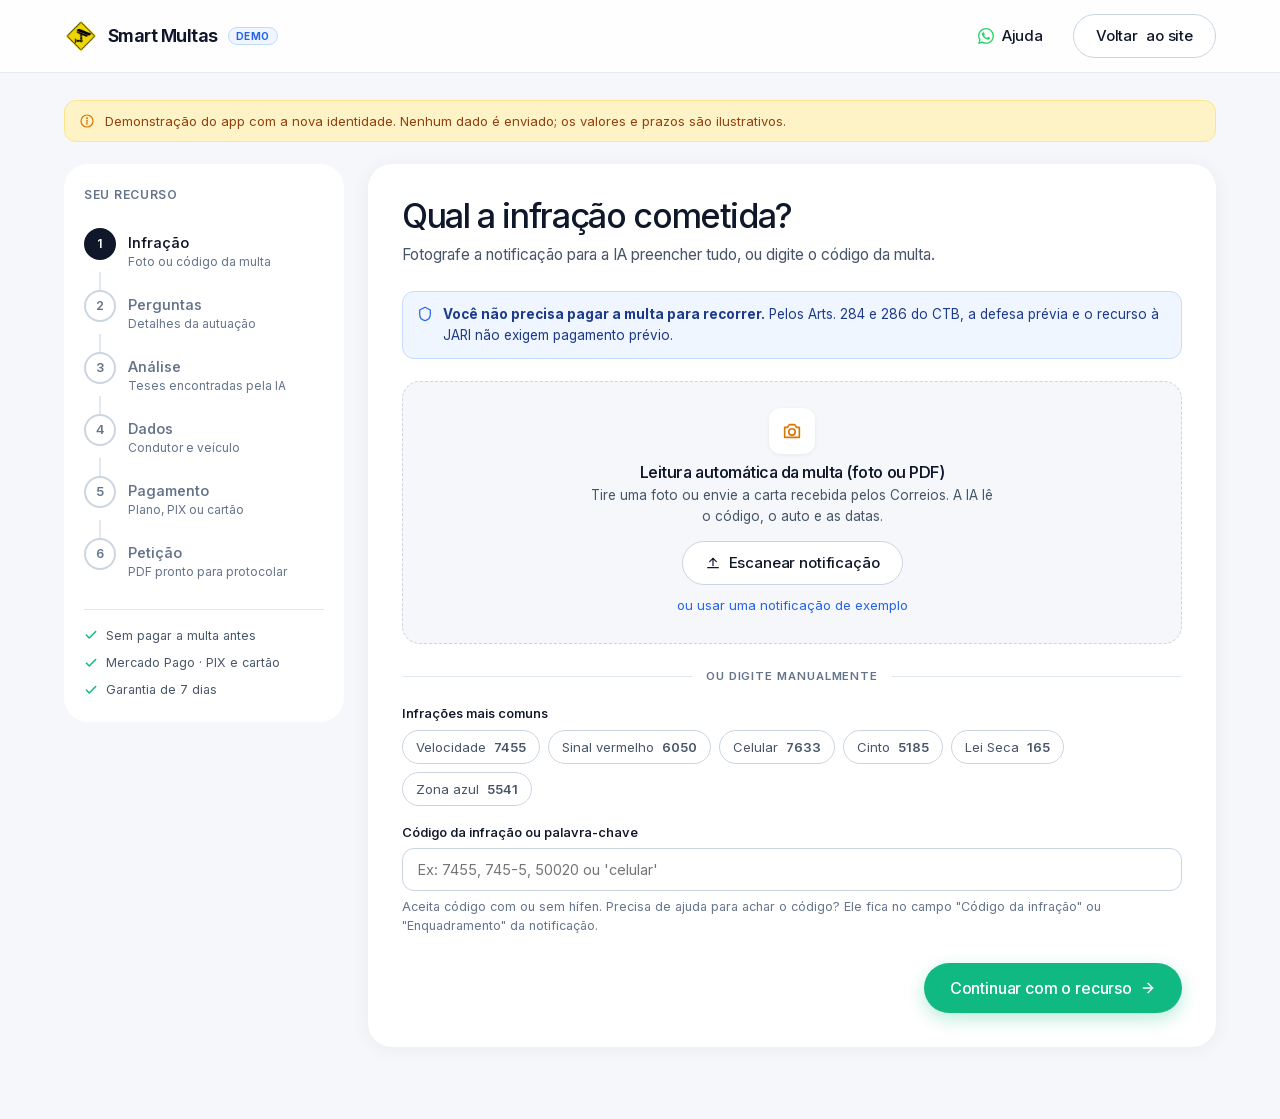
<file: app/index.html>
<!DOCTYPE html>
<html lang="pt-BR">
<head>
  <meta charset="UTF-8">
  <meta name="viewport" content="width=device-width, initial-scale=1.0">
  <title>Recorrer da multa | Smart Multas</title>
  <meta name="description" content="Demonstração do app Smart Multas com a nova identidade: informe a infração, responda perguntas, veja as teses da IA e receba a petição em PDF.">
  <meta name="robots" content="noindex">
  <link rel="icon" type="image/svg+xml" href="../favicon.svg">
  <link rel="icon" type="image/x-icon" href="../favicon.ico">
  <meta name="theme-color" content="#0F172A">
  <link rel="preload" href="../assets/fonts/inter-latin.woff2" as="font" type="font/woff2" crossorigin>
  <link rel="stylesheet" href="../css/style.css">
  <link rel="stylesheet" href="app.css">
</head>
<body>

<svg width="0" height="0" style="position:absolute" aria-hidden="true">
  <defs>
    <symbol id="i-check" viewBox="0 0 24 24"><polyline points="20 6 9 17 4 12" fill="none" stroke="currentColor" stroke-width="2.5" stroke-linecap="round" stroke-linejoin="round"/></symbol>
    <symbol id="i-x" viewBox="0 0 24 24"><g fill="none" stroke="currentColor" stroke-width="2" stroke-linecap="round"><path d="M6 6l12 12M18 6L6 18"/></g></symbol>
    <symbol id="i-arrow" viewBox="0 0 24 24"><g fill="none" stroke="currentColor" stroke-width="2" stroke-linecap="round" stroke-linejoin="round"><line x1="5" y1="12" x2="19" y2="12"/><polyline points="12 5 19 12 12 19"/></g></symbol>
    <symbol id="i-back" viewBox="0 0 24 24"><g fill="none" stroke="currentColor" stroke-width="2" stroke-linecap="round" stroke-linejoin="round"><line x1="19" y1="12" x2="5" y2="12"/><polyline points="12 5 5 12 12 19"/></g></symbol>
    <symbol id="i-sparkle" viewBox="0 0 24 24"><path d="M12 3l1.9 5.6L19.5 10l-5.6 1.9L12 17.5l-1.9-5.6L4.5 10l5.6-1.4z" fill="currentColor"/></symbol>
    <symbol id="i-camera" viewBox="0 0 24 24"><g fill="none" stroke="currentColor" stroke-width="1.8" stroke-linecap="round" stroke-linejoin="round"><path d="M4 8h3l2-3h6l2 3h3v11H4z"/><circle cx="12" cy="13" r="3.5"/></g></symbol>
    <symbol id="i-hash" viewBox="0 0 24 24"><g fill="none" stroke="currentColor" stroke-width="1.8" stroke-linecap="round"><path d="M5 9h14M5 15h14M10 4l-2 16M16 4l-2 16"/></g></symbol>
    <symbol id="i-doc" viewBox="0 0 24 24"><g fill="none" stroke="currentColor" stroke-width="1.8" stroke-linecap="round" stroke-linejoin="round"><path d="M7 3h7l5 5v13H7z"/><path d="M14 3v5h5"/><path d="M10 13h6M10 17h6"/></g></symbol>
    <symbol id="i-scale" viewBox="0 0 24 24"><g fill="none" stroke="currentColor" stroke-width="1.8" stroke-linecap="round" stroke-linejoin="round"><path d="M12 4v16M6 20h12M4 8h16"/><path d="M6 8l-3 7a3 3 0 0 0 6 0zM18 8l-3 7a3 3 0 0 0 6 0z"/></g></symbol>
    <symbol id="i-shield" viewBox="0 0 24 24"><path d="M12 2l8 4v6c0 5-3.5 9-8 10-4.5-1-8-5-8-10V6l8-4z" fill="none" stroke="currentColor" stroke-width="1.8" stroke-linecap="round" stroke-linejoin="round"/></symbol>
    <symbol id="i-lock" viewBox="0 0 24 24"><g fill="none" stroke="currentColor" stroke-width="1.8" stroke-linecap="round"><rect x="3" y="11" width="18" height="11" rx="2"/><path d="M7 11V7a5 5 0 0 1 10 0v4"/></g></symbol>
    <symbol id="i-alert" viewBox="0 0 24 24"><g fill="none" stroke="currentColor" stroke-width="1.8" stroke-linecap="round" stroke-linejoin="round"><path d="M12 3l10 18H2z"/><path d="M12 10v5"/><circle cx="12" cy="18" r=".6" fill="currentColor"/></g></symbol>
    <symbol id="i-info" viewBox="0 0 24 24"><g fill="none" stroke="currentColor" stroke-width="1.8" stroke-linecap="round"><circle cx="12" cy="12" r="9"/><path d="M12 11v6"/><circle cx="12" cy="8" r=".6" fill="currentColor"/></g></symbol>
    <symbol id="i-zap" viewBox="0 0 24 24"><polygon points="13 2 3 14 12 14 11 22 21 10 12 10 13 2" fill="none" stroke="currentColor" stroke-width="1.8" stroke-linecap="round" stroke-linejoin="round"/></symbol>
    <symbol id="i-refresh" viewBox="0 0 24 24"><g fill="none" stroke="currentColor" stroke-width="1.8" stroke-linecap="round" stroke-linejoin="round"><path d="M20 12a8 8 0 1 1-2.3-5.7"/><polyline points="20 4 20 9 15 9"/></g></symbol>
    <symbol id="i-upload" viewBox="0 0 24 24"><g fill="none" stroke="currentColor" stroke-width="1.8" stroke-linecap="round" stroke-linejoin="round"><path d="M12 16V5"/><polyline points="7 10 12 5 17 10"/><path d="M4 19h16"/></g></symbol>
    <symbol id="i-wa" viewBox="0 0 24 24"><path fill="currentColor" d="M17.472 14.382c-.297-.149-1.758-.867-2.03-.967-.273-.099-.471-.148-.67.15-.197.297-.767.966-.94 1.164-.173.199-.347.223-.644.075-.297-.15-1.255-.463-2.39-1.475-.883-.788-1.48-1.761-1.653-2.059-.173-.297-.018-.458.13-.606.134-.133.298-.347.446-.52.149-.174.198-.298.298-.497.099-.198.05-.371-.025-.52-.075-.149-.669-1.612-.916-2.207-.242-.579-.487-.5-.669-.51-.173-.008-.371-.01-.57-.01-.198 0-.52.074-.792.372-.272.297-1.04 1.016-1.04 2.479 0 1.462 1.065 2.875 1.213 3.074.149.198 2.096 3.2 5.077 4.487.709.306 1.262.489 1.694.625.712.227 1.36.195 1.871.118.571-.085 1.758-.719 2.006-1.413.248-.694.248-1.289.173-1.413-.074-.124-.272-.198-.57-.347m-5.421 7.403h-.004a9.87 9.87 0 0 1-5.031-1.378l-.361-.214-3.741.982.998-3.648-.235-.374a9.86 9.86 0 0 1-1.51-5.26c.001-5.45 4.436-9.884 9.888-9.884 2.64 0 5.122 1.03 6.988 2.898a9.825 9.825 0 0 1 2.893 6.994c-.003 5.45-4.437 9.884-9.885 9.884m8.413-18.297A11.815 11.815 0 0 0 12.05 0C5.495 0 .16 5.335.157 11.892c0 2.096.547 4.142 1.588 5.945L.057 24l6.305-1.654a11.882 11.882 0 0 0 5.683 1.448h.005c6.554 0 11.89-5.335 11.893-11.893a11.821 11.821 0 0 0-3.48-8.413Z"/></symbol>
  </defs>
</svg>

<header class="header scrolled">
  <div class="container header-inner">
    <a href="../index.html" class="logo" aria-label="Smart Multas, voltar ao site">
      <img src="../assets/logo-smartmultas.webp" alt="" width="192" height="192">
      <span class="logo-word">Smart Multas</span>
      <span class="logo-chip">DEMO</span>
    </a>
    <div class="nav-cta app-nav">
      <a href="https://wa.me/553121812033?text=Ol%C3%A1!%20Preciso%20de%20ajuda%20com%20o%20meu%20recurso." target="_blank" rel="noopener" class="btn btn-ghost"><svg class="ic-wa" width="16" height="16"><use href="#i-wa"/></svg> Ajuda</a>
      <a href="../index.html" class="btn btn-outline">Voltar<span class="long"> ao site</span></a>
    </div>
  </div>
</header>

<main class="app">
  <div class="container">
    <div class="app-note"><svg class="ic" width="16" height="16"><use href="#i-info"/></svg> Demonstração do app com a nova identidade. Nenhum dado é enviado; os valores e prazos são ilustrativos.</div>
    <div class="app-inner">

      <aside class="stepper" aria-label="Etapas do recurso">
        <div class="stepper-title">Seu recurso</div>
        <div class="stepper-steps" id="stepper">
          <div class="step-item" data-step="1"><span class="step-num">1</span><div><div class="step-label">Infração</div><div class="step-sub">Foto ou código da multa</div></div></div>
          <div class="step-item" data-step="2"><span class="step-num">2</span><div><div class="step-label">Perguntas</div><div class="step-sub">Detalhes da autuação</div></div></div>
          <div class="step-item" data-step="3"><span class="step-num">3</span><div><div class="step-label">Análise</div><div class="step-sub">Teses encontradas pela IA</div></div></div>
          <div class="step-item" data-step="4"><span class="step-num">4</span><div><div class="step-label">Dados</div><div class="step-sub">Condutor e veículo</div></div></div>
          <div class="step-item" data-step="5"><span class="step-num">5</span><div><div class="step-label">Pagamento</div><div class="step-sub">Plano, PIX ou cartão</div></div></div>
          <div class="step-item" data-step="6"><span class="step-num">6</span><div><div class="step-label">Petição</div><div class="step-sub">PDF pronto para protocolar</div></div></div>
        </div>
        <div class="stepper-trust">
          <span><svg class="ic" width="14" height="14"><use href="#i-check"/></svg> Sem pagar a multa antes</span>
          <span><svg class="ic" width="14" height="14"><use href="#i-check"/></svg> Mercado Pago · PIX e cartão</span>
          <span><svg class="ic" width="14" height="14"><use href="#i-check"/></svg> Garantia de 7 dias</span>
        </div>
      </aside>

      <section class="app-main">

        <!-- passo 1 -->
        <div class="app-card" data-step="1">
          <h1>Qual a infração cometida?</h1>
          <p class="lead">Fotografe a notificação para a IA preencher tudo, ou digite o código da multa.</p>
          <div class="app-alert"><svg class="ic" width="16" height="16"><use href="#i-shield"/></svg><span><strong>Você não precisa pagar a multa para recorrer.</strong> Pelos Arts. 284 e 286 do CTB, a defesa prévia e o recurso à JARI não exigem pagamento prévio.</span></div>

          <div class="dropzone" id="dropzone">
            <div class="dz-ico"><svg width="22" height="22"><use href="#i-camera"/></svg></div>
            <h3>Leitura automática da multa (foto ou PDF)</h3>
            <p>Tire uma foto ou envie a carta recebida pelos Correios. A IA lê o código, o auto e as datas.</p>
            <input type="file" id="file" accept="image/*,application/pdf">
            <button type="button" class="btn btn-outline" id="btn-scan"><svg class="ic" width="16" height="16"><use href="#i-upload"/></svg> Escanear notificação</button>
            <br><span class="dz-link" id="dz-example">ou usar uma notificação de exemplo</span>
            <div class="ocr" id="ocr">
              <div class="ocr-row"><span class="spin"></span><span id="ocr-msg">Lendo a notificação…</span></div>
              <div class="ocr-bar"><i id="ocr-bar"></i></div>
              <div class="ocr-done">Detectado: Cód. 745-5 · Art. 218, I do CTB · Auto AB01234567 · Placa ABC1D23</div>
            </div>
          </div>

          <div class="divider">ou digite manualmente</div>

          <span class="f-label">Infrações mais comuns</span>
          <div class="code-chips" id="code-chips">
            <button type="button" data-code="7455">Velocidade <b>7455</b></button>
            <button type="button" data-code="6050">Sinal vermelho <b>6050</b></button>
            <button type="button" data-code="7633">Celular <b>7633</b></button>
            <button type="button" data-code="5185">Cinto <b>5185</b></button>
            <button type="button" data-code="165">Lei Seca <b>165</b></button>
            <button type="button" data-code="5541">Zona azul <b>5541</b></button>
          </div>

          <div class="f-row">
            <label class="f-label" for="code">Código da infração ou palavra-chave</label>
            <input class="f-input" id="code" type="text" placeholder="Ex: 7455, 745-5, 50020 ou 'celular'" autocomplete="off" inputmode="text">
            <div class="f-hint">Aceita código com ou sem hífen. Precisa de ajuda para achar o código? Ele fica no campo "Código da infração" ou "Enquadramento" da notificação.</div>
          </div>

          <div class="fine-card" id="fine-card">
            <div class="mult-top"><span class="mult-code" id="fc-code"></span><span id="fc-sev"></span><span class="mult-cat" id="fc-cat"></span></div>
            <div class="fc-name" id="fc-name"></div>
            <div class="fine-grid">
              <div class="fine-kv"><span>Valor da multa</span><strong class="red" id="fc-value"></strong></div>
              <div class="fine-kv"><span>Pontos na CNH</span><strong class="amber" id="fc-points"></strong></div>
              <div class="fine-kv"><span>Artigo</span><strong id="fc-art"></strong></div>
              <div class="fine-kv"><span>Advertência</span><strong id="fc-warn"></strong></div>
            </div>
          </div>
          <div class="fine-none" id="fine-none">Nenhuma infração encontrada com esse código ou palavra. Confira a notificação ou fotografe para leitura automática.</div>

          <div class="app-actions">
            <span class="spacer"></span>
            <button type="button" class="btn btn-cta btn-lg" id="next-1" disabled>Continuar com o recurso <svg class="ic" width="16" height="16"><use href="#i-arrow"/></svg></button>
          </div>
        </div>

        <!-- passo 2 -->
        <div class="app-card" data-step="2">
          <h1>Perguntas rápidas sobre a autuação</h1>
          <p class="lead">Suas respostas indicam quais brechas a IA vai usar na petição. Se não souber, marque "não sei": a IA usa a tese mais segura.</p>

          <div class="qblock">
            <h3>A notificação de autuação chegou em até 30 dias após a data da infração?</h3>
            <div class="q-why">Art. 281, II do CTB: notificação fora do prazo anula o auto.</div>
            <div class="opts">
              <div class="opt"><input type="radio" name="q_notif" id="q1a" value="sim"><label for="q1a">Sim, dentro do prazo</label></div>
              <div class="opt"><input type="radio" name="q_notif" id="q1b" value="nao"><label for="q1b">Não, chegou depois</label></div>
              <div class="opt"><input type="radio" name="q_notif" id="q1c" value="ns"><label for="q1c">Não sei</label></div>
            </div>
          </div>
          <div class="qblock">
            <h3>Você cometeu a mesma infração nos últimos 12 meses?</h3>
            <div class="q-why">Art. 267 do CTB: infrações leves e médias sem reincidência viram advertência.</div>
            <div class="opts">
              <div class="opt"><input type="radio" name="q_prior" id="q2a" value="nao"><label for="q2a">Não</label></div>
              <div class="opt"><input type="radio" name="q_prior" id="q2b" value="sim"><label for="q2b">Sim</label></div>
            </div>
          </div>
          <div class="qblock">
            <h3>Como a infração foi registrada?</h3>
            <div class="q-why">Radares precisam de laudo de aferição do INMETRO válido (Res. CONTRAN 798/20).</div>
            <div class="opts">
              <div class="opt"><input type="radio" name="q_radar" id="q3a" value="fixo"><label for="q3a">Radar fixo</label></div>
              <div class="opt"><input type="radio" name="q_radar" id="q3b" value="movel"><label for="q3b">Radar móvel ou portátil</label></div>
              <div class="opt"><input type="radio" name="q_radar" id="q3c" value="agente"><label for="q3c">Agente de trânsito</label></div>
              <div class="opt"><input type="radio" name="q_radar" id="q3d" value="ns"><label for="q3d">Não sei</label></div>
            </div>
          </div>
          <div class="qblock">
            <h3>A sinalização no local estava visível e regular?</h3>
            <div class="q-why">Art. 280 do CTB e Res. CONTRAN: sinalização ausente ou encoberta invalida a autuação.</div>
            <div class="opts">
              <div class="opt"><input type="radio" name="q_sign" id="q4a" value="sim"><label for="q4a">Sim</label></div>
              <div class="opt"><input type="radio" name="q_sign" id="q4b" value="nao"><label for="q4b">Não</label></div>
              <div class="opt"><input type="radio" name="q_sign" id="q4c" value="ns"><label for="q4c">Não lembro</label></div>
            </div>
          </div>

          <div class="app-actions">
            <button type="button" class="btn btn-outline btn-lg" data-back><svg class="ic" width="16" height="16"><use href="#i-back"/></svg> Voltar</button>
            <button type="button" class="btn btn-cta btn-lg" id="next-2" disabled>Analisar com a IA <svg class="ic" width="16" height="16"><use href="#i-arrow"/></svg></button>
          </div>
        </div>

        <!-- passo 3 -->
        <div class="app-card" data-step="3">
          <h1>Análise da IA</h1>
          <p class="lead">Cruzando a sua autuação com o CTB, as resoluções do CONTRAN e a jurisprudência.</p>
          <div class="analysis" id="analysis">
            <div class="an-row"><span class="an-ico"><svg class="ic" width="13" height="13"><use href="#i-check"/></svg></span> Identificando o enquadramento e a gravidade</div>
            <div class="an-row"><span class="an-ico"><svg class="ic" width="13" height="13"><use href="#i-check"/></svg></span> Verificando prazos do Art. 281 e requisitos formais do auto</div>
            <div class="an-row"><span class="an-ico"><svg class="ic" width="13" height="13"><use href="#i-check"/></svg></span> Aplicando resoluções do CONTRAN e normas do INMETRO</div>
            <div class="an-row"><span class="an-ico"><svg class="ic" width="13" height="13"><use href="#i-check"/></svg></span> Consultando jurisprudência do STJ e dos tribunais</div>
          </div>
          <div class="result" id="result">
            <div class="result-head">
              <div class="result-badge"><svg width="22" height="22"><use href="#i-scale"/></svg></div>
              <div><h3 id="result-title">Teses aplicáveis encontradas</h3><p id="result-sub"></p></div>
            </div>
            <div class="theses" id="theses"></div>
            <p class="result-note">A decisão cabe à autoridade de trânsito (JARI/CETRAN). A petição apresenta a melhor fundamentação técnica para o seu caso.</p>
          </div>
          <div class="app-actions">
            <button type="button" class="btn btn-outline btn-lg" data-back><svg class="ic" width="16" height="16"><use href="#i-back"/></svg> Voltar</button>
            <button type="button" class="btn btn-cta btn-lg" id="next-3" disabled>Continuar para os dados <svg class="ic" width="16" height="16"><use href="#i-arrow"/></svg></button>
          </div>
        </div>

        <!-- passo 4 -->
        <div class="app-card" data-step="4">
          <h1>Dados do condutor e do veículo</h1>
          <p class="lead">Esses dados entram na qualificação da petição. Confira com a CNH, o CRLV e a notificação.</p>
          <form id="form-dados" novalidate>
            <div class="fsection">Condutor</div>
            <div class="fgrid">
              <div class="f-row"><label class="f-label" for="d-nome">Nome completo</label><input class="f-input" id="d-nome" name="nome" required placeholder="Como está na CNH"></div>
              <div class="f-row"><label class="f-label" for="d-cpf">CPF</label><input class="f-input" id="d-cpf" name="cpf" required placeholder="000.000.000-00" inputmode="numeric"></div>
              <div class="f-row"><label class="f-label" for="d-email">E-mail</label><input class="f-input" id="d-email" name="email" type="email" required placeholder="voce@email.com"></div>
              <div class="f-row"><label class="f-label" for="d-wa">WhatsApp</label><input class="f-input" id="d-wa" name="whatsapp" type="tel" required placeholder="(31) 99999-0000"></div>
            </div>
            <div class="fsection">Veículo e autuação</div>
            <div class="fgrid">
              <div class="f-row"><label class="f-label" for="d-placa">Placa</label><input class="f-input" id="d-placa" name="placa" required placeholder="ABC1D23" style="text-transform:uppercase"></div>
              <div class="f-row"><label class="f-label" for="d-modelo">Marca e modelo</label><input class="f-input" id="d-modelo" name="modelo" required placeholder="Ex: Fiat Argo"></div>
              <div class="f-row"><label class="f-label" for="d-orgao">Órgão autuador</label>
                <select class="f-select" id="d-orgao" name="orgao" required>
                  <option value="">Selecione</option>
                  <option>DETRAN</option><option>PRF · Polícia Rodoviária Federal</option><option>DNIT</option><option>DER</option><option>Prefeitura / CET / órgão municipal</option>
                </select>
              </div>
              <div class="f-row"><label class="f-label" for="d-uf">Estado (UF)</label>
                <select class="f-select" id="d-uf" name="uf" required>
                  <option value="">Selecione</option>
                  <option>AC</option><option>AL</option><option>AP</option><option>AM</option><option>BA</option><option>CE</option><option>DF</option><option>ES</option><option>GO</option><option>MA</option><option>MT</option><option>MS</option><option>MG</option><option>PA</option><option>PB</option><option>PR</option><option>PE</option><option>PI</option><option>RJ</option><option>RN</option><option>RS</option><option>RO</option><option>RR</option><option>SC</option><option>SP</option><option>SE</option><option>TO</option>
                </select>
              </div>
              <div class="f-row"><label class="f-label" for="d-auto">Nº do auto de infração</label><input class="f-input" id="d-auto" name="auto" required placeholder="Ex: AB01234567"></div>
              <div class="f-row"><label class="f-label" for="d-data">Data da infração</label><input class="f-input" id="d-data" name="data" type="date" required></div>
              <div class="f-row full"><label class="f-label" for="d-notif">Data em que a notificação chegou</label><input class="f-input" id="d-notif" name="notif" type="date" required><div class="f-hint">Usada para verificar a decadência de 30 dias (Art. 281, II).</div></div>
            </div>
          </form>
          <div class="app-actions">
            <button type="button" class="btn btn-outline btn-lg" data-back><svg class="ic" width="16" height="16"><use href="#i-back"/></svg> Voltar</button>
            <button type="button" class="btn btn-cta btn-lg" id="next-4">Escolher plano <svg class="ic" width="16" height="16"><use href="#i-arrow"/></svg></button>
          </div>
        </div>

        <!-- passo 5 -->
        <div class="app-card" data-step="5">
          <h1>Plano e pagamento</h1>
          <p class="lead">Pagamento único por petição, processado pelo Mercado Pago. Liberação imediata no PIX ou cartão.</p>
          <div class="plan-pick" id="plan-pick">
            <div class="opt"><input type="radio" name="plan" id="p1" value="39.90" data-name="Petição"><label for="p1"><span class="pp-name">Petição</span><span class="pp-price"><small>R$</small>39,90</span><span class="pp-sub">PDF pronto para você protocolar</span></label></div>
            <div class="opt"><input type="radio" name="plan" id="p2" value="69.90" data-name="Petição + documentos" checked><label for="p2"><span class="pp-tag">Recomendado</span><span class="pp-name">Petição + documentos</span><span class="pp-price"><small>R$</small>69,90</span><span class="pp-sub">Anexe exames e laudos; a IA considera na defesa</span></label></div>
            <div class="opt"><input type="radio" name="plan" id="p3" value="690.00" data-name="Protocolo e acompanhamento"><label for="p3"><span class="pp-name">Protocolo e acompanhamento</span><span class="pp-price"><small>R$</small>690</span><span class="pp-sub">Nós protocolamos; um advogado acompanha</span></label></div>
          </div>

          <div class="pay-tabs" role="tablist">
            <button type="button" class="active" data-pay="pix" role="tab">PIX</button>
            <button type="button" data-pay="card" role="tab">Cartão de crédito</button>
          </div>
          <div class="pay-view active" data-pay="pix">
            <div class="pix">
              <svg id="qr" viewBox="0 0 25 25" shape-rendering="crispEdges" aria-label="QR Code PIX ilustrativo"></svg>
              <div>
                <h3>Pague com PIX e baixe na hora</h3>
                <p>Abra o app do seu banco, escaneie o QR Code ou cole o código. A aprovação leva segundos e o PDF é liberado em seguida.</p>
                <div class="pix-code"><input class="f-input" id="pix-code" readonly value="00020126580014br.gov.bcb.pix0136DEMO-SMARTMULTAS-000000000000000005204000053039865802BR5912SMART MULTAS6009BELO HTE62070503***6304ABCD"><button type="button" class="btn btn-outline" id="pix-copy">Copiar</button></div>
              </div>
            </div>
          </div>
          <div class="pay-view" data-pay="card">
            <div class="fgrid">
              <div class="f-row full"><label class="f-label" for="c-num">Número do cartão</label><input class="f-input" id="c-num" placeholder="0000 0000 0000 0000" inputmode="numeric"></div>
              <div class="f-row full"><label class="f-label" for="c-nome">Nome impresso no cartão</label><input class="f-input" id="c-nome" placeholder="Como está no cartão"></div>
              <div class="f-row"><label class="f-label" for="c-val">Validade</label><input class="f-input" id="c-val" placeholder="MM/AA" inputmode="numeric"></div>
              <div class="f-row"><label class="f-label" for="c-cvv">CVV</label><input class="f-input" id="c-cvv" placeholder="123" inputmode="numeric"></div>
            </div>
            <div class="f-hint" style="margin-top:8px"><svg class="ic" width="12" height="12" style="vertical-align:-1px"><use href="#i-lock"/></svg> Dados do cartão são processados pelo Mercado Pago; a Smart Multas não os armazena.</div>
          </div>

          <div class="pay-summary">
            <div><div class="ps-l">Total a pagar · <span id="ps-plan">Petição</span></div><div class="ps-v"><small>R$</small><span id="ps-total">39,90</span></div></div>
            <button type="button" class="btn btn-cta btn-lg" id="pay-btn">Confirmar pagamento</button>
          </div>
          <div class="pay-wait" id="pay-wait"><span class="spin"></span> Aguardando a confirmação do Mercado Pago…</div>

          <div class="app-actions">
            <button type="button" class="btn btn-outline btn-lg" data-back><svg class="ic" width="16" height="16"><use href="#i-back"/></svg> Voltar</button>
          </div>
        </div>

        <!-- passo 6 -->
        <div class="app-card" data-step="6">
          <div class="success">
            <div class="fs-check"><svg width="28" height="28"><use href="#i-check"/></svg></div>
            <div><h1>Petição pronta</h1><p>Pagamento aprovado. O PDF está liberado e fica salvo em "Minhas petições" por 30 dias.</p></div>
          </div>
          <div class="pet-grid">
            <div class="doc" id="doc">
              <div class="doc-to" id="doc-to">Ilmo. Sr. Diretor Presidente da JARI do órgão autuador</div>
              <div class="doc-ref" id="doc-ref"></div>
              <h4>Dos fatos</h4>
              <p id="doc-fatos"></p>
              <h4>Do direito</h4>
              <div id="doc-teses"></div>
              <h4>Dos pedidos</h4>
              <p>Requer o arquivamento do auto de infração e o cancelamento da penalidade e da pontuação; subsidiariamente, a conversão da multa em advertência por escrito e a juntada dos documentos que instruem a autuação.</p>
              <div class="doc-sign" id="doc-sign"></div>
            </div>
            <div class="pet-side">
              <div class="pm-card">
                <div class="pm-card-h">Resumo do recurso</div>
                <div class="pm-kv"><span>Infração</span><strong id="s-inf"></strong></div>
                <div class="pm-kv"><span>Gravidade</span><strong id="s-grav"></strong></div>
                <div class="pm-kv"><span>Valor da multa</span><strong class="red" id="s-val"></strong></div>
                <div class="pm-kv"><span>Teses aplicadas</span><strong id="s-teses"></strong></div>
                <div class="pm-kv"><span>Plano</span><strong id="s-plano"></strong></div>
                <div class="pm-kv"><span>Pago</span><strong class="green" id="s-pago"></strong></div>
                <button type="button" class="btn btn-primary pm-cta" id="btn-pdf"><svg class="ic" width="16" height="16"><use href="#i-doc"/></svg> Baixar PDF</button>
              </div>
              <div class="pm-card">
                <div class="pm-card-h">Próximos passos</div>
                <ul class="next-steps" id="next-steps"></ul>
              </div>
            </div>
          </div>
          <div class="app-actions">
            <a href="../index.html" class="btn btn-outline btn-lg">Voltar ao site</a>
            <button type="button" class="btn btn-primary btn-lg" id="restart"><svg class="ic" width="16" height="16"><use href="#i-refresh"/></svg> Recorrer de outra multa</button>
          </div>
        </div>

      </section>
    </div>
  </div>
</main>

<div class="toast" id="toast" role="status" aria-live="polite"></div>

<script src="../js/multas-data.js"></script>
<script src="app.js"></script>
</body>
</html>
</file>
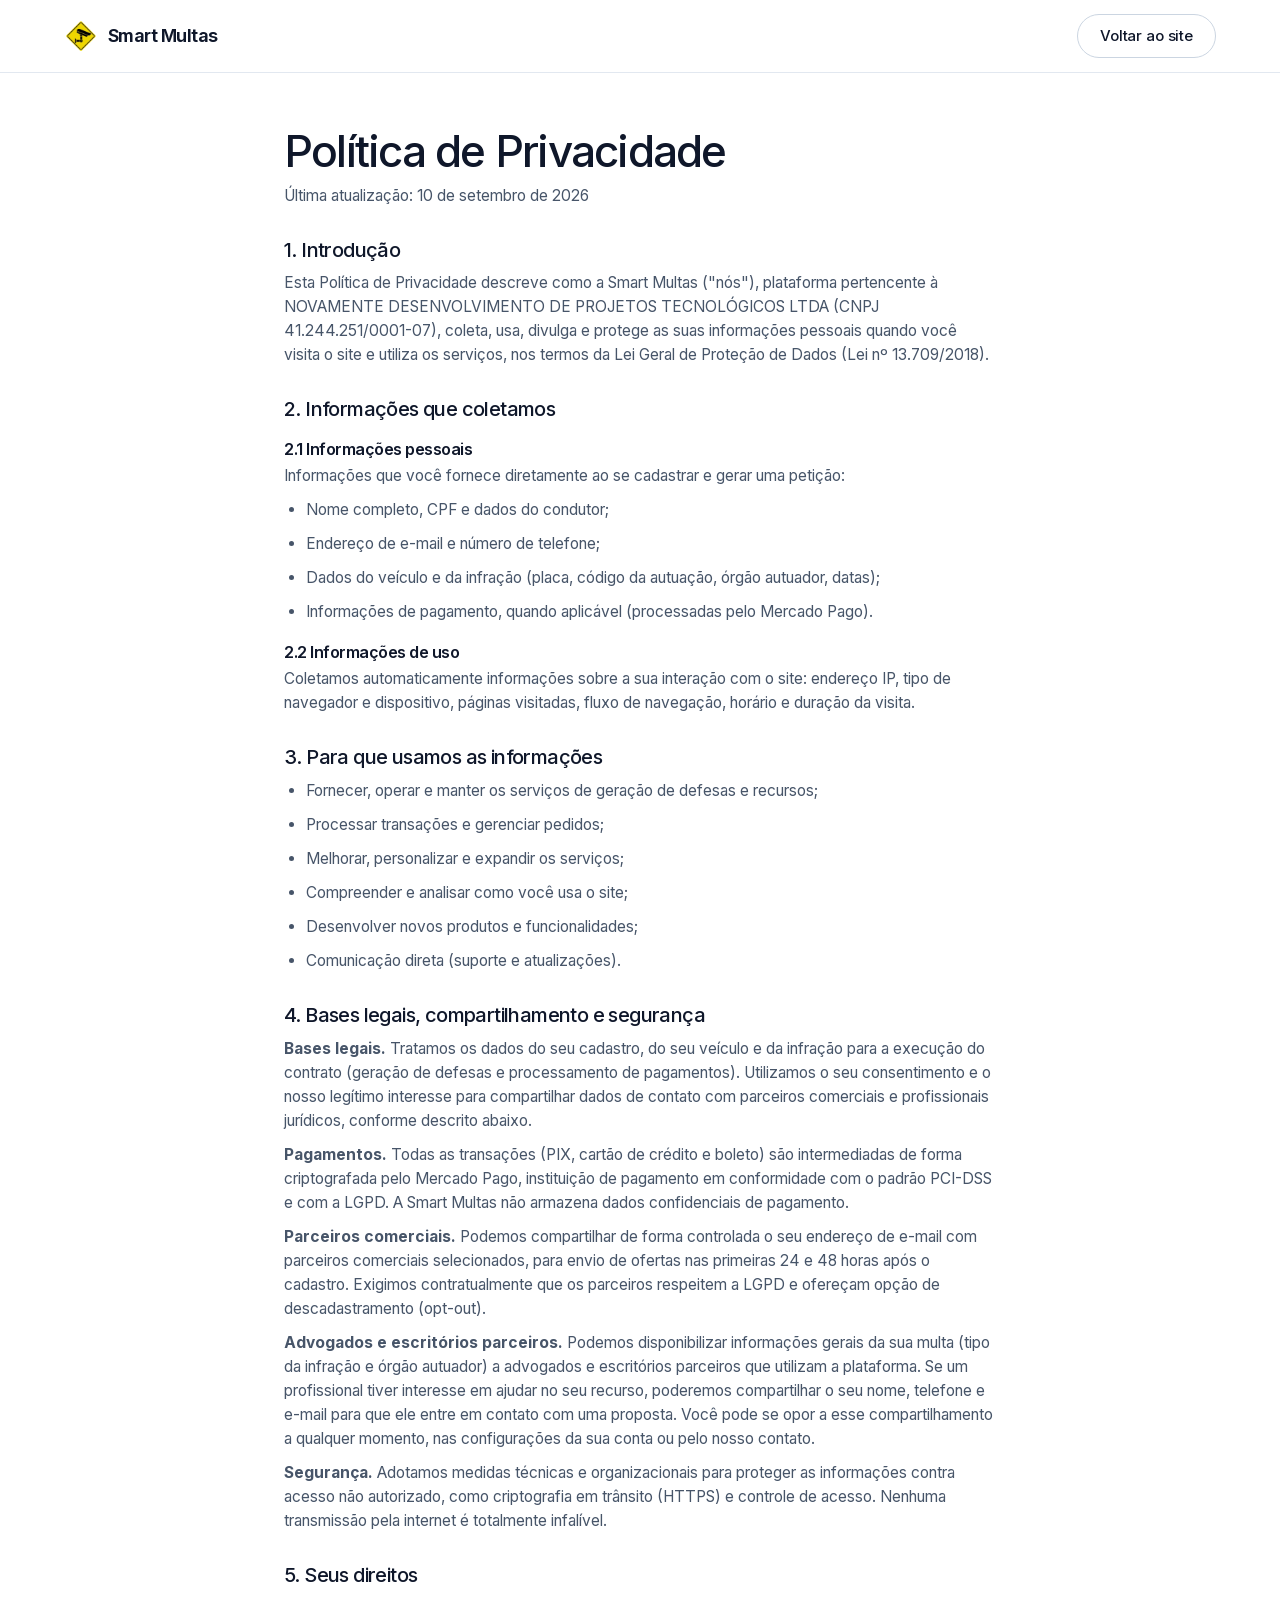
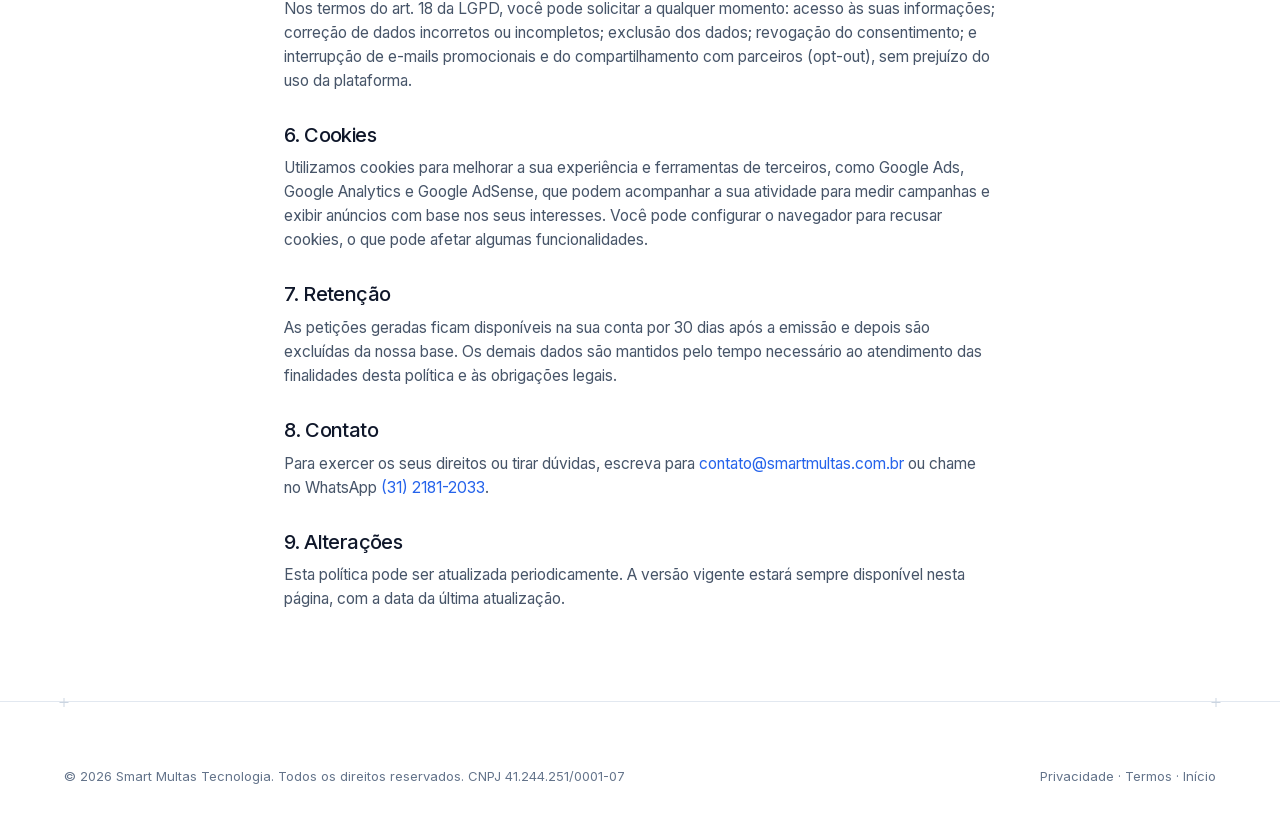
<file: privacidade.html>
<!DOCTYPE html>
<html lang="pt-BR">
<head>
  <meta charset="UTF-8">
  <meta name="viewport" content="width=device-width, initial-scale=1.0">
  <title>Política de Privacidade | Smart Multas</title>
  <meta name="description" content="Como a Smart Multas coleta, usa, compartilha e protege os seus dados pessoais, nos termos da LGPD.">
  <link rel="canonical" href="https://smartmultas.com.br/privacidade.html">
  <link rel="icon" type="image/svg+xml" href="favicon.svg">
  <link rel="icon" type="image/x-icon" href="favicon.ico">
  <meta name="theme-color" content="#0F172A">
  <link rel="stylesheet" href="css/style.css">
</head>
<body>

<header class="header scrolled">
  <div class="container header-inner">
    <a href="index.html" class="logo" aria-label="Smart Multas, voltar ao início">
      <img src="assets/logo-smartmultas.webp" alt="" width="192" height="192">
      <span class="logo-word">Smart Multas</span>
    </a>
    <div class="nav-cta" style="margin-left:auto">
      <a href="index.html" class="btn btn-outline">Voltar ao site</a>
    </div>
  </div>
</header>

<main class="legal">
  <div class="container legal-inner">
    <h1>Política de Privacidade</h1>
    <p class="legal-date">Última atualização: 10 de setembro de 2026</p>

    <h2>1. Introdução</h2>
    <p>Esta Política de Privacidade descreve como a Smart Multas ("nós"), plataforma pertencente à NOVAMENTE DESENVOLVIMENTO DE PROJETOS TECNOLÓGICOS LTDA (CNPJ 41.244.251/0001-07), coleta, usa, divulga e protege as suas informações pessoais quando você visita o site e utiliza os serviços, nos termos da Lei Geral de Proteção de Dados (Lei nº 13.709/2018).</p>

    <h2>2. Informações que coletamos</h2>
    <h3>2.1 Informações pessoais</h3>
    <p>Informações que você fornece diretamente ao se cadastrar e gerar uma petição:</p>
    <ul>
      <li>Nome completo, CPF e dados do condutor;</li>
      <li>Endereço de e-mail e número de telefone;</li>
      <li>Dados do veículo e da infração (placa, código da autuação, órgão autuador, datas);</li>
      <li>Informações de pagamento, quando aplicável (processadas pelo Mercado Pago).</li>
    </ul>
    <h3>2.2 Informações de uso</h3>
    <p>Coletamos automaticamente informações sobre a sua interação com o site: endereço IP, tipo de navegador e dispositivo, páginas visitadas, fluxo de navegação, horário e duração da visita.</p>

    <h2>3. Para que usamos as informações</h2>
    <ul>
      <li>Fornecer, operar e manter os serviços de geração de defesas e recursos;</li>
      <li>Processar transações e gerenciar pedidos;</li>
      <li>Melhorar, personalizar e expandir os serviços;</li>
      <li>Compreender e analisar como você usa o site;</li>
      <li>Desenvolver novos produtos e funcionalidades;</li>
      <li>Comunicação direta (suporte e atualizações).</li>
    </ul>

    <h2>4. Bases legais, compartilhamento e segurança</h2>
    <p><strong>Bases legais.</strong> Tratamos os dados do seu cadastro, do seu veículo e da infração para a execução do contrato (geração de defesas e processamento de pagamentos). Utilizamos o seu consentimento e o nosso legítimo interesse para compartilhar dados de contato com parceiros comerciais e profissionais jurídicos, conforme descrito abaixo.</p>
    <p><strong>Pagamentos.</strong> Todas as transações (PIX, cartão de crédito e boleto) são intermediadas de forma criptografada pelo Mercado Pago, instituição de pagamento em conformidade com o padrão PCI-DSS e com a LGPD. A Smart Multas não armazena dados confidenciais de pagamento.</p>
    <p><strong>Parceiros comerciais.</strong> Podemos compartilhar de forma controlada o seu endereço de e-mail com parceiros comerciais selecionados, para envio de ofertas nas primeiras 24 e 48 horas após o cadastro. Exigimos contratualmente que os parceiros respeitem a LGPD e ofereçam opção de descadastramento (opt-out).</p>
    <p><strong>Advogados e escritórios parceiros.</strong> Podemos disponibilizar informações gerais da sua multa (tipo da infração e órgão autuador) a advogados e escritórios parceiros que utilizam a plataforma. Se um profissional tiver interesse em ajudar no seu recurso, poderemos compartilhar o seu nome, telefone e e-mail para que ele entre em contato com uma proposta. Você pode se opor a esse compartilhamento a qualquer momento, nas configurações da sua conta ou pelo nosso contato.</p>
    <p><strong>Segurança.</strong> Adotamos medidas técnicas e organizacionais para proteger as informações contra acesso não autorizado, como criptografia em trânsito (HTTPS) e controle de acesso. Nenhuma transmissão pela internet é totalmente infalível.</p>

    <h2>5. Seus direitos</h2>
    <p>Nos termos do art. 18 da LGPD, você pode solicitar a qualquer momento: acesso às suas informações; correção de dados incorretos ou incompletos; exclusão dos dados; revogação do consentimento; e interrupção de e-mails promocionais e do compartilhamento com parceiros (opt-out), sem prejuízo do uso da plataforma.</p>

    <h2>6. Cookies</h2>
    <p>Utilizamos cookies para melhorar a sua experiência e ferramentas de terceiros, como Google Ads, Google Analytics e Google AdSense, que podem acompanhar a sua atividade para medir campanhas e exibir anúncios com base nos seus interesses. Você pode configurar o navegador para recusar cookies, o que pode afetar algumas funcionalidades.</p>

    <h2>7. Retenção</h2>
    <p>As petições geradas ficam disponíveis na sua conta por 30 dias após a emissão e depois são excluídas da nossa base. Os demais dados são mantidos pelo tempo necessário ao atendimento das finalidades desta política e às obrigações legais.</p>

    <h2>8. Contato</h2>
    <p>Para exercer os seus direitos ou tirar dúvidas, escreva para <a href="mailto:contato@smartmultas.com.br">contato@smartmultas.com.br</a> ou chame no WhatsApp <a href="https://wa.me/553121812033" target="_blank" rel="noopener">(31) 2181-2033</a>.</p>

    <h2>9. Alterações</h2>
    <p>Esta política pode ser atualizada periodicamente. A versão vigente estará sempre disponível nesta página, com a data da última atualização.</p>
  </div>
</main>

<footer class="footer rule">
  <div class="container">
    <div class="footer-bottom" style="border-top:none;padding-top:0">
      <span>© 2026 Smart Multas Tecnologia. Todos os direitos reservados. CNPJ 41.244.251/0001-07</span>
      <span><a href="privacidade.html">Privacidade</a> · <a href="termos.html">Termos</a> · <a href="index.html">Início</a></span>
    </div>
  </div>
</footer>

</body>
</html>
</file>
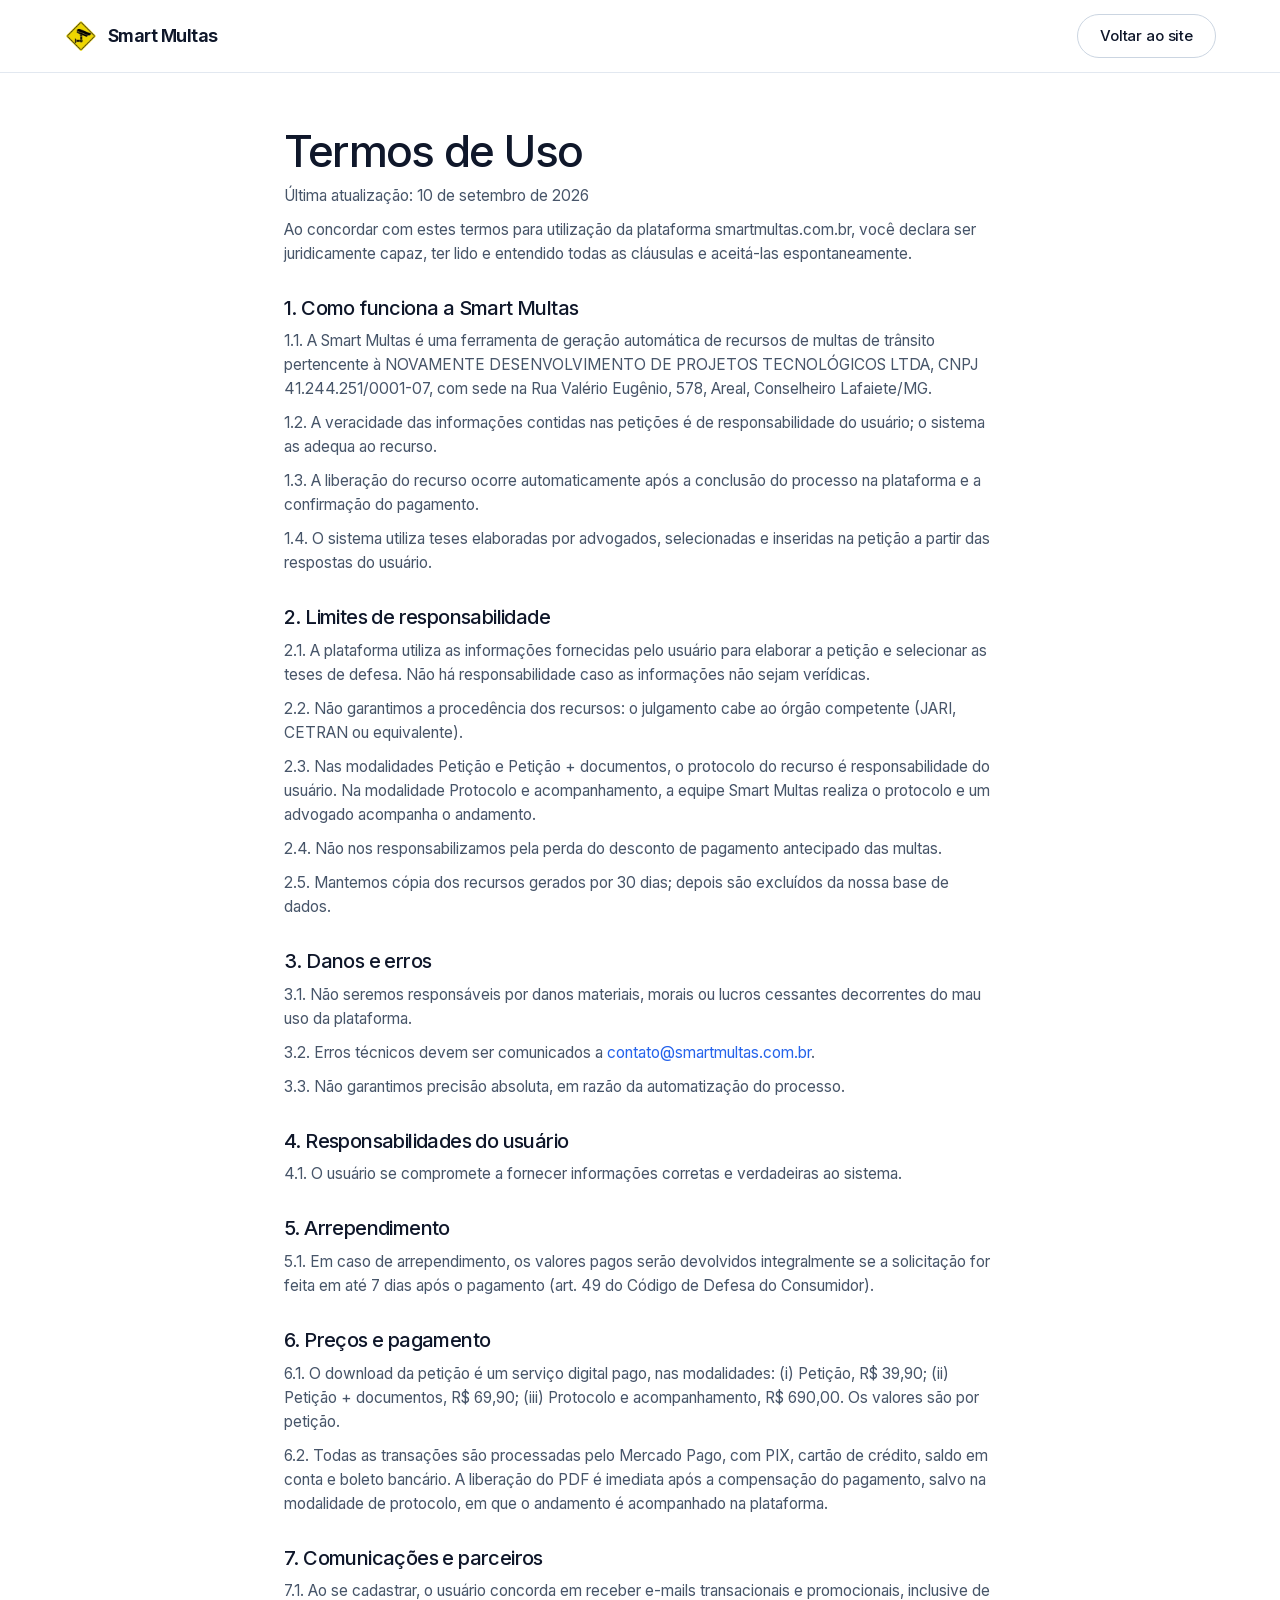
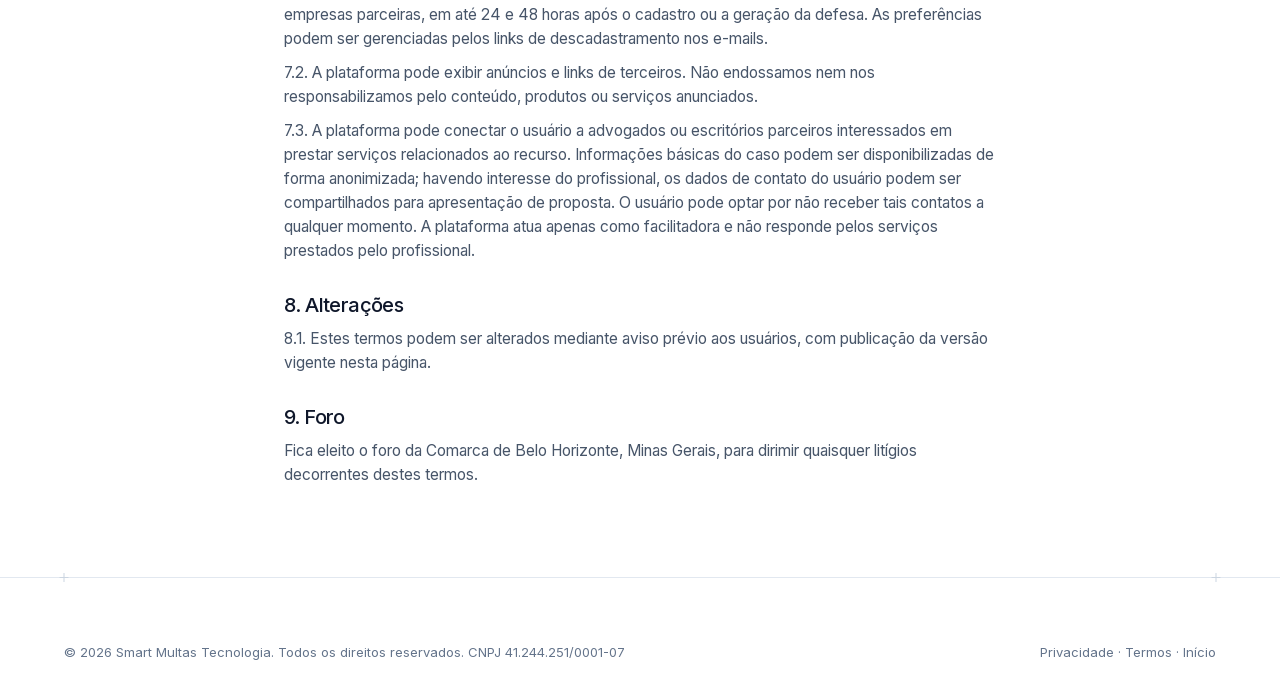
<file: termos.html>
<!DOCTYPE html>
<html lang="pt-BR">
<head>
  <meta charset="UTF-8">
  <meta name="viewport" content="width=device-width, initial-scale=1.0">
  <title>Termos de Uso | Smart Multas</title>
  <meta name="description" content="Condições de uso da plataforma Smart Multas: funcionamento, responsabilidades, preços, pagamento, arrependimento e foro.">
  <link rel="canonical" href="https://smartmultas.com.br/termos.html">
  <link rel="icon" type="image/svg+xml" href="favicon.svg">
  <link rel="icon" type="image/x-icon" href="favicon.ico">
  <meta name="theme-color" content="#0F172A">
  <link rel="stylesheet" href="css/style.css">
</head>
<body>

<header class="header scrolled">
  <div class="container header-inner">
    <a href="index.html" class="logo" aria-label="Smart Multas, voltar ao início">
      <img src="assets/logo-smartmultas.webp" alt="" width="192" height="192">
      <span class="logo-word">Smart Multas</span>
    </a>
    <div class="nav-cta" style="margin-left:auto">
      <a href="index.html" class="btn btn-outline">Voltar ao site</a>
    </div>
  </div>
</header>

<main class="legal">
  <div class="container legal-inner">
    <h1>Termos de Uso</h1>
    <p class="legal-date">Última atualização: 10 de setembro de 2026</p>

    <p>Ao concordar com estes termos para utilização da plataforma smartmultas.com.br, você declara ser juridicamente capaz, ter lido e entendido todas as cláusulas e aceitá-las espontaneamente.</p>

    <h2>1. Como funciona a Smart Multas</h2>
    <p>1.1. A Smart Multas é uma ferramenta de geração automática de recursos de multas de trânsito pertencente à NOVAMENTE DESENVOLVIMENTO DE PROJETOS TECNOLÓGICOS LTDA, CNPJ 41.244.251/0001-07, com sede na Rua Valério Eugênio, 578, Areal, Conselheiro Lafaiete/MG.</p>
    <p>1.2. A veracidade das informações contidas nas petições é de responsabilidade do usuário; o sistema as adequa ao recurso.</p>
    <p>1.3. A liberação do recurso ocorre automaticamente após a conclusão do processo na plataforma e a confirmação do pagamento.</p>
    <p>1.4. O sistema utiliza teses elaboradas por advogados, selecionadas e inseridas na petição a partir das respostas do usuário.</p>

    <h2>2. Limites de responsabilidade</h2>
    <p>2.1. A plataforma utiliza as informações fornecidas pelo usuário para elaborar a petição e selecionar as teses de defesa. Não há responsabilidade caso as informações não sejam verídicas.</p>
    <p>2.2. Não garantimos a procedência dos recursos: o julgamento cabe ao órgão competente (JARI, CETRAN ou equivalente).</p>
    <p>2.3. Nas modalidades Petição e Petição + documentos, o protocolo do recurso é responsabilidade do usuário. Na modalidade Protocolo e acompanhamento, a equipe Smart Multas realiza o protocolo e um advogado acompanha o andamento.</p>
    <p>2.4. Não nos responsabilizamos pela perda do desconto de pagamento antecipado das multas.</p>
    <p>2.5. Mantemos cópia dos recursos gerados por 30 dias; depois são excluídos da nossa base de dados.</p>

    <h2>3. Danos e erros</h2>
    <p>3.1. Não seremos responsáveis por danos materiais, morais ou lucros cessantes decorrentes do mau uso da plataforma.</p>
    <p>3.2. Erros técnicos devem ser comunicados a <a href="mailto:contato@smartmultas.com.br">contato@smartmultas.com.br</a>.</p>
    <p>3.3. Não garantimos precisão absoluta, em razão da automatização do processo.</p>

    <h2>4. Responsabilidades do usuário</h2>
    <p>4.1. O usuário se compromete a fornecer informações corretas e verdadeiras ao sistema.</p>

    <h2>5. Arrependimento</h2>
    <p>5.1. Em caso de arrependimento, os valores pagos serão devolvidos integralmente se a solicitação for feita em até 7 dias após o pagamento (art. 49 do Código de Defesa do Consumidor).</p>

    <h2>6. Preços e pagamento</h2>
    <p>6.1. O download da petição é um serviço digital pago, nas modalidades: (i) Petição, R$ 39,90; (ii) Petição + documentos, R$ 69,90; (iii) Protocolo e acompanhamento, R$ 690,00. Os valores são por petição.</p>
    <p>6.2. Todas as transações são processadas pelo Mercado Pago, com PIX, cartão de crédito, saldo em conta e boleto bancário. A liberação do PDF é imediata após a compensação do pagamento, salvo na modalidade de protocolo, em que o andamento é acompanhado na plataforma.</p>

    <h2>7. Comunicações e parceiros</h2>
    <p>7.1. Ao se cadastrar, o usuário concorda em receber e-mails transacionais e promocionais, inclusive de empresas parceiras, em até 24 e 48 horas após o cadastro ou a geração da defesa. As preferências podem ser gerenciadas pelos links de descadastramento nos e-mails.</p>
    <p>7.2. A plataforma pode exibir anúncios e links de terceiros. Não endossamos nem nos responsabilizamos pelo conteúdo, produtos ou serviços anunciados.</p>
    <p>7.3. A plataforma pode conectar o usuário a advogados ou escritórios parceiros interessados em prestar serviços relacionados ao recurso. Informações básicas do caso podem ser disponibilizadas de forma anonimizada; havendo interesse do profissional, os dados de contato do usuário podem ser compartilhados para apresentação de proposta. O usuário pode optar por não receber tais contatos a qualquer momento. A plataforma atua apenas como facilitadora e não responde pelos serviços prestados pelo profissional.</p>

    <h2>8. Alterações</h2>
    <p>8.1. Estes termos podem ser alterados mediante aviso prévio aos usuários, com publicação da versão vigente nesta página.</p>

    <h2>9. Foro</h2>
    <p>Fica eleito o foro da Comarca de Belo Horizonte, Minas Gerais, para dirimir quaisquer litígios decorrentes destes termos.</p>
  </div>
</main>

<footer class="footer rule">
  <div class="container">
    <div class="footer-bottom" style="border-top:none;padding-top:0">
      <span>© 2026 Smart Multas Tecnologia. Todos os direitos reservados. CNPJ 41.244.251/0001-07</span>
      <span><a href="privacidade.html">Privacidade</a> · <a href="termos.html">Termos</a> · <a href="index.html">Início</a></span>
    </div>
  </div>
</footer>

</body>
</html>
</file>
<file: css/style.css>
/* ============================================================
   Smart Multas — design system no modelo TrivoxIA / elevenlabs.io
   Base neutra clara + paleta Smart Multas (navy, azul, verde, amarelo)
   ============================================================ */

@font-face {
  font-family: 'Inter';
  font-style: normal;
  font-weight: 100 900;
  font-display: swap;
  src: url('../assets/fonts/inter-latin.woff2') format('woff2');
  unicode-range: U+0000-00FF, U+0131, U+0152-0153, U+02BB-02BC, U+02C6, U+02DA, U+02DC, U+0304, U+0308, U+0329, U+2000-206F, U+20AC, U+2122, U+2191, U+2193, U+2212, U+2215, U+FEFF, U+FFFD;
}
@font-face {
  font-family: 'Inter';
  font-style: normal;
  font-weight: 100 900;
  font-display: swap;
  src: url('../assets/fonts/inter-latin-ext.woff2') format('woff2');
  unicode-range: U+0100-02BA, U+02BD-02C5, U+02C7-02CC, U+02CE-02D7, U+02DD-02FF, U+0304, U+0308, U+0329, U+1D00-1DBF, U+1E00-1E9F, U+1EF2-1EFF, U+2020, U+20A0-20AB, U+20AD-20C0, U+2113, U+2C60-2C7F, U+A720-A7FF;
}

:root {
  --bg: #FFFFFF;
  --ink: #0F172A;
  --ink-2: #475569;
  --ink-3: #64748B;
  --panel: #F5F7FA;
  --panel-2: #ECEFF4;
  --card: #FFFFFF;
  --line: #E2E8F0;
  --line-2: #CBD5E1;
  --brand: #2563EB;
  --brand-2: #38BDF8;
  --navy: #1E293B;
  --green: #10B981;
  --green-2: #059669;
  --amber: #D97706;
  --yellow: #FACC15;
  --red: #DC2626;
  --wa: #25D366;
  --r-panel: 24px;
  --r-card: 16px;
  --container: 1200px;
  --header-h: 72px;
  --font: 'Inter', -apple-system, BlinkMacSystemFont, 'Segoe UI', sans-serif;
}

* { margin: 0; padding: 0; box-sizing: border-box; }
html { scroll-behavior: smooth; scroll-padding-top: calc(var(--header-h) + 16px); }
body {
  font-family: var(--font);
  font-size: 16px;
  line-height: 1.55;
  color: var(--ink);
  background: var(--bg);
  -webkit-font-smoothing: antialiased;
  text-rendering: optimizeLegibility;
}
img { max-width: 100%; display: block; }
a { color: inherit; text-decoration: none; }
button { font-family: inherit; border: none; background: none; cursor: pointer; color: inherit; }
.ic { flex: none; }

.container {
  max-width: var(--container);
  margin: 0 auto;
  padding: 0 24px;
}

/* ---- réguas horizontais com marcadores "+" ---- */
.rule { position: relative; border-top: 1px solid var(--line); }
.rule::before, .rule::after {
  content: '';
  position: absolute;
  top: -4.5px;
  width: 9px; height: 9px;
  background:
    linear-gradient(var(--line-2), var(--line-2)) center/9px 1px no-repeat,
    linear-gradient(var(--line-2), var(--line-2)) center/1px 9px no-repeat;
  pointer-events: none;
}
.rule::before { left: max(24px, calc((100% - var(--container)) / 2 + 24px)); transform: translateX(-50%); }
.rule::after { right: max(24px, calc((100% - var(--container)) / 2 + 24px)); transform: translateX(50%); }

/* ---------------- tipografia ---------------- */
h1, h2, h3, h4 { font-weight: 500; letter-spacing: -0.03em; line-height: 1.08; }
h1 { font-size: clamp(42px, 5.6vw, 66px); letter-spacing: -0.04em; }
h2 { font-size: clamp(30px, 3.6vw, 46px); }
h3 { font-size: 24px; }

.eyebrow {
  display: inline-block;
  font-size: 15px;
  color: var(--ink-3);
  margin-bottom: 14px;
  font-weight: 450;
}

/* ---------------- botões ---------------- */
.btn {
  display: inline-flex;
  align-items: center;
  justify-content: center;
  gap: 8px;
  height: 44px;
  padding: 0 22px;
  border-radius: 999px;
  font-size: 15px;
  font-weight: 500;
  letter-spacing: -0.01em;
  white-space: nowrap;
  transition: background .18s ease, color .18s ease, border-color .18s ease, transform .18s ease, box-shadow .18s ease;
}
.btn-lg { height: 50px; padding: 0 26px; font-size: 16px; }
.btn-sm { height: 38px; padding: 0 18px; font-size: 14px; }
.btn-primary { background: var(--ink); color: #fff; }
.btn-primary:hover { background: var(--navy); }
.btn-cta { background: var(--green); color: #fff; box-shadow: 0 6px 18px rgba(16, 185, 129, 0.28); }
.btn-cta:hover { background: var(--green-2); box-shadow: 0 8px 22px rgba(16, 185, 129, 0.34); }
.btn-outline { background: var(--bg); color: var(--ink); border: 1px solid var(--line-2); }
.btn-outline:hover { background: var(--panel); }
.btn-ghost { background: transparent; color: var(--ink); }
.btn-ghost:hover { background: var(--panel); }
.ic-wa { color: var(--wa); flex: none; }

/* ---------------- header ---------------- */
.header {
  position: fixed;
  top: 0; left: 0; right: 0;
  z-index: 100;
  background: rgba(255, 255, 255, 0.85);
  backdrop-filter: blur(12px);
  -webkit-backdrop-filter: blur(12px);
  border-bottom: 1px solid transparent;
  transition: border-color .2s ease;
}
.header.scrolled { border-bottom-color: var(--line); }
.header-inner {
  height: var(--header-h);
  display: flex;
  align-items: center;
  gap: 28px;
}
.logo { display: inline-flex; align-items: center; gap: 10px; }
.logo img { height: 34px; width: 34px; }
.logo-word { font-size: 18px; font-weight: 650; letter-spacing: -0.03em; line-height: 1; }
.logo-chip {
  font-size: 10px;
  font-weight: 700;
  letter-spacing: .06em;
  color: var(--brand);
  background: #EFF6FF;
  border: 1px solid #BFDBFE;
  border-radius: 999px;
  padding: 2px 7px;
  line-height: 1.2;
}
.nav-links {
  display: flex;
  align-items: center;
  gap: 4px;
  margin: 0 auto;
}
.nav-links a {
  font-size: 15px;
  font-weight: 450;
  color: var(--ink);
  padding: 8px 14px;
  border-radius: 999px;
  white-space: nowrap;
  transition: background .15s ease;
}
.logo-word { white-space: nowrap; }
.nav-links a:hover { background: var(--panel); }
.nav-cta { display: flex; gap: 10px; align-items: center; }
.nav-burger {
  display: none;
  flex-direction: column;
  gap: 5px;
  padding: 10px;
  margin-left: auto;
}
.nav-burger span { display: block; width: 20px; height: 2px; background: var(--ink); border-radius: 2px; transition: transform .2s ease, opacity .2s ease; }

/* ---------------- hero ---------------- */
.hero { padding: calc(var(--header-h) + 64px) 0 56px; }
.hero-grid {
  display: grid;
  grid-template-columns: 1.2fr 0.8fr;
  gap: 48px;
  align-items: end;
  margin-bottom: 48px;
}
.hero-aside p { font-size: 17px; color: var(--ink-2); max-width: 48ch; }
.hero-actions { display: flex; flex-wrap: wrap; gap: 12px; margin-top: 18px; }
.hero-micro {
  display: flex;
  flex-wrap: wrap;
  gap: 8px 14px;
  margin-top: 22px;
  font-size: 13px;
  color: var(--ink-2);
}
.hero-micro span { display: inline-flex; align-items: center; gap: 6px; }
.hero-micro .ic { color: var(--green); }

/* ---------------- painel demo ---------------- */
.demo {
  background: var(--panel);
  border-radius: var(--r-panel);
  overflow: hidden;
}
.demo-tabs {
  display: grid;
  grid-template-columns: repeat(3, 1fr);
  padding: 8px;
  gap: 4px;
}
.demo-tab {
  display: flex;
  align-items: center;
  justify-content: center;
  gap: 9px;
  height: 46px;
  border-radius: 999px;
  font-size: 15px;
  font-weight: 500;
  color: var(--ink-2);
  transition: background .18s ease, color .18s ease, box-shadow .18s ease;
}
.demo-tab:hover { color: var(--ink); }
.demo-tab.active {
  background: #fff;
  color: var(--ink);
  box-shadow: 0 1px 3px rgba(15, 23, 42, 0.07);
}
.tab-dot { width: 9px; height: 9px; border-radius: 50%; }
.td-1 { background: radial-gradient(circle at 30% 30%, var(--brand-2), var(--brand)); }
.td-2 { background: radial-gradient(circle at 30% 30%, #6EE7B7, var(--green)); }
.td-3 { background: radial-gradient(circle at 30% 30%, #FDE68A, var(--amber)); }

.demo-stage { padding: 28px 28px 0; min-height: 480px; }
.demo-view { display: none; }
.demo-view.active { display: block; animation: viewIn .35s ease; }
@keyframes viewIn { from { opacity: 0; transform: translateY(8px); } to { opacity: 1; transform: none; } }

.demo-footer {
  display: flex;
  align-items: center;
  justify-content: space-between;
  gap: 16px;
  padding: 20px 28px 24px;
  flex-wrap: wrap;
}
.demo-chips { display: flex; flex-wrap: wrap; gap: 8px; }
.demo-note {
  width: 100%;
  order: 3;
  font-size: 12px;
  color: var(--ink-3);
  text-align: right;
}
.chip {
  display: inline-flex;
  align-items: center;
  height: 36px;
  padding: 0 16px;
  border-radius: 999px;
  background: #fff;
  border: 1px solid var(--line);
  font-size: 13.5px;
  font-weight: 450;
  color: var(--ink-2);
}

/* ---- vista 1: análise (scanner da notificação + checklist jurídico) ---- */
.scan-wrap {
  display: grid;
  grid-template-columns: minmax(0, 1.05fr) minmax(0, 0.95fr);
  gap: 24px;
  align-items: start;
}
.notif-card {
  position: relative;
  background: #fff;
  border-radius: 18px;
  box-shadow: 0 2px 16px rgba(15, 23, 42, 0.06);
  overflow: hidden;
}
.notif-head {
  display: flex;
  align-items: center;
  gap: 12px;
  padding: 14px 18px;
  border-bottom: 1px solid var(--line);
}
.notif-org { display: flex; align-items: center; gap: 10px; min-width: 0; }
.notif-seal {
  width: 36px; height: 36px;
  border-radius: 10px;
  display: grid;
  place-items: center;
  background: var(--panel);
  color: var(--amber);
  flex: none;
}
.notif-title { font-size: 13.5px; font-weight: 550; }
.notif-sub { font-size: 12px; color: var(--ink-3); white-space: nowrap; overflow: hidden; text-overflow: ellipsis; }
.notif-status {
  margin-left: auto;
  display: inline-flex;
  align-items: center;
  gap: 6px;
  font-size: 12px;
  font-weight: 550;
  color: var(--brand);
  background: #EFF6FF;
  border-radius: 999px;
  padding: 5px 11px;
  white-space: nowrap;
  transition: background .2s ease, color .2s ease;
}
.notif-status .spin { width: 11px; height: 11px; border-radius: 50%; border: 2px solid #C7DBFF; border-top-color: var(--brand); animation: spin .8s linear infinite; }
.notif-status.done { background: #ECFDF5; color: #047857; }
.notif-status.done .spin { display: none; }
@keyframes spin { to { transform: rotate(360deg); } }
.scan-replay {
  width: 32px; height: 32px;
  border-radius: 50%;
  border: 1px solid var(--line);
  font-size: 15px;
  color: var(--ink-2);
  flex: none;
  transition: background .15s ease;
}
.scan-replay:hover { background: var(--panel); }
.notif-grid {
  display: grid;
  grid-template-columns: 1fr 1fr;
  gap: 6px 10px;
  padding: 14px 18px;
}
.nf {
  padding: 8px 10px;
  border-radius: 9px;
  border: 1px solid transparent;
  background: var(--panel);
  transition: background .35s ease, border-color .35s ease;
}
.nf span { display: block; font-size: 10.5px; letter-spacing: .04em; text-transform: uppercase; color: var(--ink-3); font-weight: 600; }
.nf strong { display: block; font-size: 13px; font-weight: 550; color: var(--ink-3); transition: color .35s ease; }
.nf.hit { background: #FEF9C3; border-color: #FDE68A; }
.nf.hit strong { color: var(--ink); }
.nf.hit.settle { background: #F5F9FF; border-color: #C7DBFF; }
.notif-foot { padding: 0 18px 12px; font-size: 11px; color: var(--ink-3); }
.scan-line {
  position: absolute;
  left: 0; right: 0;
  top: 64px;
  height: 2px;
  background: linear-gradient(90deg, transparent, var(--brand-2) 20%, var(--brand) 50%, var(--brand-2) 80%, transparent);
  box-shadow: 0 0 14px 3px rgba(37, 99, 235, 0.35);
  opacity: 0;
  pointer-events: none;
  transition: opacity .4s ease;
}
.notif-card.scanning .scan-line { opacity: 1; animation: scan 2.3s linear forwards; }
@keyframes scan { from { top: 64px; } to { top: calc(100% - 38px); } }

.check-list { display: flex; flex-direction: column; gap: 8px; padding-top: 4px; }
.check-title { font-size: 13px; color: var(--ink-3); font-weight: 500; margin-bottom: 6px; }
.ck {
  display: flex;
  align-items: center;
  gap: 11px;
  background: #fff;
  border: 1px solid var(--line);
  border-radius: 12px;
  padding: 11px 13px;
  opacity: .45;
  transition: opacity .3s ease, border-color .3s ease;
}
.ck.run, .ck.done { opacity: 1; }
.ck.done { border-color: #C7DBFF; }
.ck.neutral.done { border-color: var(--line); }
.ck-ico {
  width: 24px; height: 24px;
  border-radius: 50%;
  border: 2px solid var(--line-2);
  display: grid;
  place-items: center;
  color: #fff;
  flex: none;
}
.ck-ico svg { display: none; }
.ck.run .ck-ico { border-color: var(--brand); border-top-color: transparent; animation: spin .8s linear infinite; }
.ck.done .ck-ico { border-color: var(--green); background: var(--green); animation: none; }
.ck.done .ck-ico svg { display: block; }
.ck.neutral.done .ck-ico { border-color: var(--line-2); background: var(--line-2); color: var(--ink-2); }
.ck-body { min-width: 0; flex: 1; }
.ck-name { font-size: 13.5px; font-weight: 550; }
.ck-detail { font-size: 12px; color: var(--ink-2); }
.ck-verdict {
  font-size: 11px;
  font-weight: 600;
  padding: 4px 9px;
  border-radius: 999px;
  background: var(--panel);
  color: var(--ink-2);
  white-space: nowrap;
  opacity: 0;
  transform: translateX(6px);
  transition: opacity .3s ease, transform .3s ease;
}
.ck-verdict.ok { background: #ECFDF5; color: #047857; }
.ck.done .ck-verdict { opacity: 1; transform: none; }
.scan-summary {
  margin-top: 4px;
  background: #ECFDF5;
  border: 1px solid #A7F3D0;
  border-radius: 12px;
  padding: 12px 14px;
  opacity: 0;
  transform: translateY(6px);
  transition: opacity .4s ease, transform .4s ease;
}
.scan-summary.on { opacity: 1; transform: none; }
.scan-summary-h { display: flex; align-items: center; gap: 8px; font-size: 13.5px; font-weight: 550; color: #047857; }
.scan-actions { display: flex; gap: 8px; margin-top: 10px; flex-wrap: wrap; }
.scan-actions .btn-outline { background: #fff; }

/* ---- vista 2: petição (frame do app) ---- */
.platform {
  background: #fff;
  border-radius: 16px 16px 0 0;
  box-shadow: 0 2px 16px rgba(15, 23, 42, 0.06);
  overflow: hidden;
}
.platform-top {
  display: flex;
  align-items: center;
  gap: 14px;
  padding: 11px 16px;
  border-bottom: 1px solid var(--line);
}
.platform-dots { display: flex; gap: 6px; }
.platform-dots span { width: 10px; height: 10px; border-radius: 50%; background: var(--line-2); }
.platform-url {
  display: inline-flex;
  align-items: center;
  gap: 6px;
  background: var(--panel);
  border-radius: 999px;
  font-size: 12px;
  color: var(--ink-2);
  padding: 5px 14px;
  margin: 0 auto;
}
.platform-body { display: grid; grid-template-columns: 200px 1fr; min-height: 400px; }
.platform-side {
  border-right: 1px solid var(--line);
  padding: 16px 10px;
  display: flex;
  flex-direction: column;
  gap: 2px;
}
.side-section {
  font-size: 10.5px;
  letter-spacing: .07em;
  text-transform: uppercase;
  color: var(--ink-3);
  font-weight: 600;
  padding: 10px 10px 6px;
}
.side-item {
  display: flex;
  align-items: center;
  gap: 9px;
  font-size: 13.5px;
  font-weight: 450;
  color: var(--ink-2);
  padding: 8px 10px;
  border-radius: 8px;
  cursor: default;
}
.side-item.active { background: #EFF6FF; color: var(--brand); font-weight: 550; }
.side-badge {
  margin-left: auto;
  background: var(--brand);
  color: #fff;
  border-radius: 999px;
  font-size: 10.5px;
  font-weight: 600;
  padding: 1px 7px;
}
.platform-main { padding: 20px 22px; }
.pm-head { display: flex; align-items: center; justify-content: space-between; margin-bottom: 16px; gap: 10px; flex-wrap: wrap; }
.pm-h { font-size: 17px; font-weight: 500; letter-spacing: -0.03em; }
.pm-actions { display: flex; gap: 8px; }
.pm-tag {
  font-size: 11.5px;
  font-weight: 550;
  padding: 4px 12px;
  border-radius: 999px;
  background: var(--panel);
  color: var(--ink-2);
}
.pm-tag.live { background: #ECFDF5; color: #047857; }
.pm-row { display: grid; grid-template-columns: 1.3fr 0.9fr; gap: 12px; }

/* documento (petição) */
.doc {
  border: 1px solid var(--line);
  border-radius: 12px;
  padding: 22px 24px;
  background: #fff;
  font-size: 12px;
  line-height: 1.5;
  color: var(--ink-2);
  box-shadow: inset 0 0 0 1px rgba(15, 23, 42, 0.02);
}
.doc-to { font-size: 11px; font-weight: 700; letter-spacing: .04em; text-transform: uppercase; color: var(--ink); margin-bottom: 12px; }
.doc-ref { font-size: 11.5px; color: var(--ink-3); margin-bottom: 14px; }
.doc h4 { font-size: 11px; font-weight: 700; letter-spacing: .06em; text-transform: uppercase; color: var(--ink); margin: 12px 0 5px; }
.doc p { margin-bottom: 4px; }
.doc-line { height: 6px; border-radius: 3px; background: var(--panel-2); margin: 5px 0; }
.doc-line.w80 { width: 80%; }
.doc-line.w60 { width: 60%; }
.doc-thesis { display: flex; align-items: center; gap: 7px; font-size: 12px; color: var(--ink); font-weight: 500; margin: 4px 0; }
.doc-thesis .ic { color: var(--green); }
.doc-sign { margin-top: 16px; padding-top: 10px; border-top: 1px dashed var(--line-2); font-size: 11px; color: var(--ink-3); }

.pm-card { border: 1px solid var(--line); border-radius: 12px; padding: 14px; }
.pm-card-h { font-size: 12.5px; font-weight: 550; color: var(--ink-2); margin-bottom: 10px; }
.pm-kv { display: flex; justify-content: space-between; gap: 10px; font-size: 12.5px; padding: 7px 0; border-bottom: 1px solid var(--line); }
.pm-kv:last-child { border-bottom: none; }
.pm-kv span { color: var(--ink-3); }
.pm-kv strong { font-weight: 600; color: var(--ink); text-align: right; }
.pm-kv strong.red { color: var(--red); }
.pm-kv strong.green { color: var(--green-2); }
.pm-cta { margin-top: 12px; width: 100%; height: 40px; font-size: 14px; }

/* ---- vista 3: protocolo/status ---- */
.crm-grid { display: grid; grid-template-columns: 1fr 1.1fr; gap: 16px; }
.crm-card {
  background: #fff;
  border-radius: 16px;
  box-shadow: 0 2px 16px rgba(15, 23, 42, 0.06);
  padding: 18px;
}
.crm-card-head {
  display: flex;
  align-items: center;
  gap: 8px;
  font-size: 14px;
  font-weight: 550;
  margin-bottom: 14px;
}
.agenda-list { display: flex; flex-direction: column; gap: 8px; }
.agenda-item {
  display: flex;
  align-items: center;
  gap: 12px;
  border: 1px solid var(--line);
  border-radius: 12px;
  padding: 10px 14px;
}
.ag-time { font-size: 13px; font-weight: 600; color: var(--brand); flex: none; min-width: 22px; }
.ag-body { min-width: 0; flex: 1; }
.ag-name { font-size: 13.5px; font-weight: 550; }
.ag-proc { font-size: 12px; color: var(--ink-2); }
.ag-badge {
  font-size: 11px;
  font-weight: 550;
  padding: 4px 10px;
  border-radius: 999px;
  white-space: nowrap;
}
.ag-badge.ok { background: #ECFDF5; color: #047857; }
.ag-badge.wait { background: #FEF3C7; color: #92400E; }
.ag-badge.ia { background: #EFF6FF; color: var(--brand); }
.pipe-cols { display: grid; grid-template-columns: repeat(3, 1fr); gap: 10px; }
.pipe-h {
  font-size: 10.5px;
  letter-spacing: .07em;
  text-transform: uppercase;
  color: var(--ink-3);
  font-weight: 600;
  margin-bottom: 8px;
}
.pipe-lead {
  border: 1px solid var(--line);
  border-radius: 10px;
  padding: 9px 11px;
  font-size: 12.5px;
  font-weight: 550;
  margin-bottom: 8px;
}
.pipe-lead span { display: block; font-size: 11px; color: var(--ink-2); font-weight: 400; margin-top: 2px; }
.pipe-lead.hl { border-color: #C7DBFF; background: #F5F9FF; }
.pipe-lead.dim { color: var(--ink-3); border-style: dashed; }
.fin-strip {
  display: grid;
  grid-template-columns: repeat(3, 1fr);
  gap: 10px;
  margin-top: 14px;
  padding-top: 14px;
  border-top: 1px solid var(--line);
}
.fin-label { font-size: 11px; color: var(--ink-3); }
.fin-val { font-size: 17px; font-weight: 600; letter-spacing: -0.02em; }
.fin-val.red { color: var(--red); }
.fin-val.green { color: var(--green-2); }
.fin-trend { font-size: 11px; color: var(--green-2); font-weight: 550; }

/* ---------------- órgãos ---------------- */
.clients { padding: 40px 0 0; }
.clients-head {
  display: flex;
  align-items: center;
  justify-content: space-between;
  gap: 16px;
  margin-bottom: 28px;
}
.clients-head p { font-size: 15px; color: var(--ink-2); }
.clients-grid {
  display: grid;
  grid-template-columns: repeat(5, 1fr);
  border-top: 1px solid var(--line);
  border-left: 1px solid var(--line);
}
.client-cell {
  border-right: 1px solid var(--line);
  border-bottom: 1px solid var(--line);
  padding: 30px 16px;
  text-align: center;
  font-size: 16px;
  font-weight: 550;
  letter-spacing: -0.01em;
  color: var(--ink-3);
  transition: color .2s ease;
}
.client-cell small { display: block; font-size: 12px; font-weight: 400; margin-top: 4px; }
.client-cell:hover { color: var(--ink); }

/* ---------------- seções ---------------- */
.intro { margin-top: 72px; padding: 88px 0; }
.intro-title { margin-bottom: 40px; }
.intro-cols {
  display: grid;
  grid-template-columns: repeat(2, minmax(0, 420px));
  gap: 40px;
}
.intro-cols h3 { font-size: 17px; font-weight: 600; letter-spacing: -0.01em; margin-bottom: 8px; }
.intro-cols p { color: var(--ink-2); font-size: 15.5px; }

/* ---- marcador (highlighter) ---- */
.mk-host { position: relative; }
.mk-svg {
  position: absolute;
  inset: 0;
  width: 100%;
  height: 100%;
  overflow: visible;
  pointer-events: none;
  z-index: 1;
  mix-blend-mode: multiply;
}

/* ---- diagrama de integração (animated beams) ---- */
.integ {
  position: relative;
  display: grid;
  grid-template-columns: 1fr auto 1fr;
  align-items: center;
  gap: 24px;
  background: var(--panel);
  border-radius: var(--r-panel);
  padding: 48px 64px;
  margin-top: 56px;
  min-height: 320px;
}
.integ-svg {
  position: absolute;
  inset: 0;
  width: 100%;
  height: 100%;
  pointer-events: none;
}
.integ-col {
  position: relative;
  display: flex;
  flex-direction: column;
  gap: 44px;
  z-index: 1;
}
.integ-in { align-items: flex-start; }
.integ-mid { align-items: center; }
.integ-out { align-items: flex-end; gap: 30px; }
.integ-node {
  display: flex;
  flex-direction: column;
  align-items: center;
  gap: 8px;
  width: 96px;
}
.integ-dot {
  width: 54px;
  height: 54px;
  border-radius: 50%;
  background: #fff;
  border: 1px solid var(--line);
  box-shadow: 0 2px 10px rgba(15, 23, 42, 0.07);
  display: grid;
  place-items: center;
  color: var(--ink-2);
}
.dot-photo { color: var(--amber); }
.dot-code { color: var(--brand); }
.dot-core {
  width: 74px;
  height: 74px;
  box-shadow: 0 4px 22px rgba(37, 99, 235, 0.22);
  border-color: #C7DBFF;
}
.dot-core img { width: 40px; height: 40px; }
.integ-label {
  font-size: 12.5px;
  color: var(--ink-2);
  text-align: center;
  line-height: 1.3;
}
.integ-label strong { color: var(--ink); font-weight: 550; }

.product { padding: 88px 0; }
.section-head {
  display: grid;
  grid-template-columns: 1.2fr 0.8fr;
  gap: 48px;
  align-items: end;
  margin-bottom: 44px;
}
.section-head h2 { max-width: 22ch; }
.section-aside p { color: var(--ink-2); font-size: 16px; margin-bottom: 20px; }

/* bento */
.bento {
  display: grid;
  grid-template-columns: 1.25fr 0.75fr;
  gap: 16px;
  margin-bottom: 16px;
}
.bento-big {
  position: relative;
  border-radius: var(--r-panel);
  min-height: 440px;
  padding: 32px;
  display: flex;
  flex-direction: column;
  justify-content: flex-end;
  overflow: hidden;
  background:
    radial-gradient(120% 100% at 15% 0%, rgba(56, 189, 248, 0.5), transparent 55%),
    radial-gradient(110% 110% at 90% 15%, rgba(16, 185, 129, 0.45), transparent 55%),
    radial-gradient(120% 120% at 70% 100%, rgba(37, 99, 235, 0.7), transparent 60%),
    linear-gradient(160deg, #0B1E4A, #1E3A8A 55%, #0F172A);
}
.fbubbles {
  position: absolute;
  inset: 32px 32px 118px;
  display: flex;
  flex-direction: column;
  justify-content: center;
  gap: 10px;
}
.fb {
  max-width: 360px;
  padding: 10px 16px;
  border-radius: 999px;
  font-size: 14px;
  font-weight: 500;
  box-shadow: 0 4px 18px rgba(6, 12, 34, 0.22);
}
.fb-in { align-self: flex-start; background: #fff; color: var(--ink); border-bottom-left-radius: 6px; }
.fb-out {
  align-self: flex-end;
  background: rgba(255, 255, 255, 0.16);
  border: 1px solid rgba(255, 255, 255, 0.35);
  color: #fff;
  backdrop-filter: blur(6px);
  border-bottom-right-radius: 6px;
}
.fb-tag {
  align-self: flex-end;
  display: inline-flex;
  align-items: center;
  gap: 7px;
  background: #fff;
  color: #047857;
  font-size: 13px;
  font-weight: 600;
}
.bento-caption { position: relative; color: #fff; }
.bento-caption h3 { font-size: 16px; margin-bottom: 5px; }
.bento-caption p { font-size: 14px; opacity: .85; max-width: 52ch; }
.bento-side {
  background: var(--panel);
  border-radius: var(--r-panel);
  padding: 28px;
  display: flex;
  flex-direction: column;
  justify-content: space-between;
  gap: 24px;
}
.bento-side .bento-caption { color: var(--ink); }
.bento-side .bento-caption p { color: var(--ink-2); opacity: 1; }
.mini-chart-card {
  background: #fff;
  border-radius: var(--r-card);
  padding: 20px;
  box-shadow: 0 2px 12px rgba(15, 23, 42, 0.05);
}
.mcc-label { font-size: 12.5px; color: var(--ink-2); }
.mcc-val { font-size: 30px; font-weight: 600; letter-spacing: -0.03em; margin: 2px 0 12px; color: var(--green-2); }
.bars { display: flex; flex-direction: column; gap: 8px; }
.bar { display: grid; grid-template-columns: 74px 1fr 64px; align-items: center; gap: 10px; font-size: 12px; color: var(--ink-2); }
.bar i { display: block; height: 10px; border-radius: 999px; background: var(--panel-2); position: relative; overflow: hidden; }
.bar i::after { content: ''; position: absolute; inset: 0; width: var(--w); border-radius: 999px; background: var(--line-2); }
.bar.hl i::after { background: linear-gradient(90deg, var(--green), var(--brand-2)); }
.bar strong { text-align: right; font-weight: 600; color: var(--ink); font-variant-numeric: tabular-nums; }
.bar.hl strong { color: var(--green-2); }

.cards-4 {
  display: grid;
  grid-template-columns: repeat(4, 1fr);
  gap: 16px;
}
.mini-card {
  background: var(--panel);
  border-radius: var(--r-card);
  padding: 24px;
  min-height: 210px;
  display: flex;
  flex-direction: column;
  transition: transform .25s ease, box-shadow .25s ease;
}
.mini-card:hover { transform: translateY(-3px); box-shadow: 0 10px 28px rgba(15, 23, 42, 0.07); }
.mc-ico {
  width: 42px; height: 42px;
  background: #fff;
  border-radius: 11px;
  display: grid;
  place-items: center;
  color: var(--brand);
  margin-bottom: auto;
  box-shadow: 0 1px 4px rgba(15, 23, 42, 0.06);
}
.mc-law {
  font-size: 11.5px;
  font-weight: 600;
  color: var(--brand);
  letter-spacing: .02em;
  margin-top: 20px;
}
.mini-card h3 { font-size: 15.5px; font-weight: 550; margin: 20px 0 6px; }
.mc-law + h3 { margin-top: 6px; }
.mini-card p { font-size: 14px; color: var(--ink-2); }

.process {
  display: grid;
  grid-template-columns: repeat(3, 1fr);
  gap: 40px;
  margin-top: 56px;
  padding-top: 40px;
  border-top: 1px solid var(--line);
}
.proc-num {
  font-size: 13px;
  font-weight: 600;
  color: var(--brand);
  letter-spacing: .06em;
  margin-bottom: 14px;
}
.proc-step h3 { font-size: 17px; font-weight: 550; margin-bottom: 8px; }
.proc-step p { font-size: 14.5px; color: var(--ink-2); max-width: 36ch; }

.story-strip {
  display: flex;
  align-items: center;
  gap: 16px;
  margin-top: 40px;
  padding-top: 28px;
  border-top: 1px solid var(--line);
}
.story-sq { width: 34px; height: 34px; border-radius: 9px; flex: none; }
.sq-blue { background: linear-gradient(135deg, var(--brand), var(--brand-2)); }
.story-strip p { font-size: 15px; color: var(--ink-2); flex: 1; }
.story-strip strong { color: var(--ink); font-weight: 550; }

/* ---------------- comparativo ---------------- */
.compare { padding: 88px 0; }
.compare-wrap { overflow-x: auto; border-radius: var(--r-panel); background: var(--panel); padding: 8px; }
.compare table { width: 100%; border-collapse: separate; border-spacing: 0; min-width: 760px; }
.compare th, .compare td { padding: 16px 18px; text-align: left; font-size: 14.5px; vertical-align: middle; }
.compare thead th { font-size: 13px; font-weight: 600; color: var(--ink-3); letter-spacing: .02em; padding-bottom: 10px; }
.compare tbody tr td { background: #fff; border-top: 1px solid var(--line); }
.compare tbody tr:first-child td { border-top: none; }
.compare tbody tr:first-child td:first-child { border-top-left-radius: 14px; }
.compare tbody tr:last-child td:first-child { border-bottom-left-radius: 14px; }
.compare tbody tr:first-child td:last-child { border-top-right-radius: 14px; }
.compare tbody tr:last-child td:last-child { border-bottom-right-radius: 14px; }
.compare td:first-child { font-weight: 550; color: var(--ink); width: 22%; }
.compare td, .compare th { color: var(--ink-2); }
.compare .c-cell { display: inline-flex; align-items: center; gap: 8px; }
.compare .c-no { color: var(--red); }
.compare .c-mid { color: var(--ink-3); }
.compare .c-yes { color: var(--green-2); }
.compare th.c-sm { color: var(--green-2); }
.compare td.c-sm { background: #F0FDF7; color: var(--ink); font-weight: 550; }
.compare-cta { display: flex; justify-content: center; margin-top: 28px; }

/* ---------------- planos ---------------- */
.plans { padding: 88px 0; }
.plans-grid { display: grid; grid-template-columns: repeat(3, 1fr); gap: 16px; }
.plan {
  background: var(--panel);
  border-radius: var(--r-panel);
  padding: 30px 28px;
  display: flex;
  flex-direction: column;
  position: relative;
}
.plan-badge {
  position: absolute;
  top: 18px; right: 18px;
  font-size: 11px;
  font-weight: 700;
  letter-spacing: .05em;
  text-transform: uppercase;
  padding: 5px 11px;
  border-radius: 999px;
  background: #fff;
  color: var(--ink);
}
.plan-name { font-size: 15px; font-weight: 600; letter-spacing: -0.01em; }
.plan-sub { font-size: 13.5px; color: var(--ink-2); margin-top: 3px; }
.plan-price { font-size: 40px; font-weight: 600; letter-spacing: -0.04em; margin: 22px 0 2px; line-height: 1; }
.plan-price small { font-size: 16px; font-weight: 500; letter-spacing: -0.01em; margin-right: 4px; }
.plan-per { font-size: 13px; color: var(--ink-3); margin-bottom: 22px; }
.plan-list { list-style: none; display: flex; flex-direction: column; gap: 10px; margin-bottom: 26px; flex: 1; }
.plan-list li { display: flex; align-items: flex-start; gap: 9px; font-size: 14.5px; color: var(--ink-2); }
.plan-list .ic { color: var(--green); margin-top: 3px; }
.plan .btn { width: 100%; }
.plan-hl {
  background:
    radial-gradient(120% 100% at 85% 0%, rgba(16, 185, 129, 0.5), transparent 55%),
    radial-gradient(120% 120% at 20% 100%, rgba(56, 189, 248, 0.5), transparent 60%),
    linear-gradient(150deg, #0B1E4A, #1E3A8A 60%, #0F172A);
  color: #fff;
}
.plan-hl .plan-sub, .plan-hl .plan-per, .plan-hl .plan-list li { color: rgba(255, 255, 255, 0.82); }
.plan-hl .plan-list .ic { color: #6EE7B7; }
.plan-hl .btn-outline { background: #fff; color: var(--ink); border-color: #fff; }
.plan-hl .btn-outline:hover { background: #EEF2F7; }
.plans-trust {
  display: grid;
  grid-template-columns: repeat(3, 1fr);
  gap: 16px;
  margin-top: 16px;
}
.trust-item {
  display: flex;
  align-items: flex-start;
  gap: 12px;
  background: #fff;
  border: 1px solid var(--line);
  border-radius: var(--r-card);
  padding: 18px 20px;
}
.trust-ico {
  width: 38px; height: 38px;
  border-radius: 10px;
  display: grid;
  place-items: center;
  background: var(--panel);
  color: var(--brand);
  flex: none;
}
.trust-item h3 { font-size: 14.5px; font-weight: 550; margin-bottom: 3px; }
.trust-item p { font-size: 13px; color: var(--ink-2); }

/* ---------------- resultados ---------------- */
.results { padding: 88px 0; }
.stats-row {
  display: grid;
  grid-template-columns: repeat(4, 1fr);
  border-top: 1px solid var(--line);
  border-left: 1px solid var(--line);
  margin-bottom: 44px;
}
.stat {
  border-right: 1px solid var(--line);
  border-bottom: 1px solid var(--line);
  padding: 30px 24px;
}
.stat-val { font-size: clamp(34px, 4vw, 48px); font-weight: 500; letter-spacing: -0.04em; line-height: 1; }
.stat-label { font-size: 14px; color: var(--ink-2); margin-top: 10px; }

.testi-grid { display: grid; grid-template-columns: 1.1fr 0.9fr; gap: 16px; }
.testi-card {
  background: var(--panel);
  border-radius: var(--r-panel);
  padding: 36px;
  display: flex;
  flex-direction: column;
}
.testi-card h3 { font-size: clamp(22px, 2.2vw, 28px); margin-bottom: 14px; max-width: 18ch; }
.testi-card > p { font-size: 16px; color: var(--ink-2); max-width: 46ch; }
.testi-list { list-style: none; margin-top: 22px; display: flex; flex-direction: column; gap: 10px; }
.testi-list li { display: flex; align-items: center; gap: 10px; font-size: 15px; font-weight: 450; }
.testi-list .ic { color: var(--green); }
.testi-cta {
  background:
    radial-gradient(120% 100% at 85% 0%, rgba(16, 185, 129, 0.5), transparent 55%),
    radial-gradient(120% 120% at 20% 100%, rgba(56, 189, 248, 0.55), transparent 60%),
    linear-gradient(150deg, #0B1E4A, #1E3A8A);
  color: #fff;
  justify-content: center;
  gap: 14px;
}
.testi-cta h3 { font-size: clamp(24px, 2.4vw, 30px); max-width: 16ch; }
.testi-cta p { opacity: .85; font-size: 15px; max-width: 40ch; color: #fff; }
.testi-cta .btn { align-self: flex-start; background: #fff; color: var(--ink); margin-top: 10px; }
.testi-cta .btn:hover { background: #EEF2F7; }

/* ---------------- sobre ---------------- */
.about { padding: 88px 0; }
.about-grid {
  display: grid;
  grid-template-columns: 1.1fr 1fr 1fr 1fr;
  gap: 16px;
}
.about-card {
  background: var(--panel);
  border-radius: var(--r-card);
  padding: 26px;
  min-height: 230px;
  display: flex;
  flex-direction: column;
  justify-content: flex-end;
}
.about-card h3 { font-size: 16px; font-weight: 550; margin-bottom: 6px; }
.about-card p { font-size: 14px; color: var(--ink-2); }
.about-brand {
  background:
    radial-gradient(130% 110% at 80% 10%, rgba(56, 189, 248, 0.5), transparent 55%),
    radial-gradient(120% 120% at 15% 95%, rgba(16, 185, 129, 0.45), transparent 60%),
    linear-gradient(150deg, #0B1E4A, #1E3A8A 60%, #0F172A);
  justify-content: space-between;
}
.about-brand .brand-lockup { display: flex; align-items: center; gap: 10px; color: #fff; }
.about-brand .brand-lockup img { width: 40px; height: 40px; }
.about-brand .brand-lockup span { font-size: 18px; font-weight: 650; letter-spacing: -0.03em; }
.about-brand p { color: rgba(255, 255, 255, 0.85); font-size: 13.5px; }

/* ---------------- faq ---------------- */
.faq { padding: 88px 0; }
.faq .section-head { margin-bottom: 36px; }
.faq-wrap { max-width: 860px; }
.faq-item { border-bottom: 1px solid var(--line); }
.faq-item:first-child { border-top: 1px solid var(--line); }
.faq-q {
  width: 100%;
  display: flex;
  align-items: center;
  gap: 14px;
  padding: 22px 4px;
  text-align: left;
  font-size: 17px;
  font-weight: 500;
  letter-spacing: -0.01em;
}
.faq-ic { color: var(--brand); flex: none; }
.faq-q span { flex: 1; }
.faq-chev { color: var(--ink-3); transition: transform .25s ease; flex: none; }
.faq-item.open .faq-chev { transform: rotate(180deg); }
.faq-a {
  display: grid;
  grid-template-rows: 0fr;
  transition: grid-template-rows .3s ease;
}
.faq-item.open .faq-a { grid-template-rows: 1fr; }
.faq-a-inner {
  overflow: hidden;
  color: var(--ink-2);
  font-size: 15.5px;
  padding: 0 34px 0 34px;
}
.faq-item.open .faq-a-inner { padding-bottom: 22px; }
.faq-a-inner a { color: var(--brand); }
.faq-a-inner a:hover { text-decoration: underline; }

/* ---------------- contato / busca ---------------- */
.contact { padding: 88px 0; }
.contact-box {
  background: var(--panel);
  border-radius: var(--r-panel);
  padding: 48px;
  display: grid;
  grid-template-columns: minmax(0, 1fr) minmax(0, 1fr);
  gap: 48px;
  align-items: center;
}
.contact-box > * { min-width: 0; }
.contact-left h2 { max-width: 16ch; margin-bottom: 16px; }
.contact-left > p { color: var(--ink-2); font-size: 16px; max-width: 42ch; }
.contact-bullets { margin-top: 26px; display: flex; flex-direction: column; gap: 12px; }
.contact-bullets div { display: flex; align-items: center; gap: 10px; font-size: 15px; font-weight: 450; }
.contact-bullets .ic { color: var(--green); }
.search-card {
  background: #fff;
  border-radius: 20px;
  padding: 30px;
  box-shadow: 0 2px 20px rgba(15, 23, 42, 0.06);
}
.search-card h3 { font-size: 19px; font-weight: 550; margin-bottom: 6px; }
.search-card > p { font-size: 14px; color: var(--ink-2); margin-bottom: 18px; }
.search-row { display: flex; gap: 8px; }
.search-row input {
  flex: 1;
  min-width: 0;
  height: 48px;
  border: 1px solid var(--line-2);
  border-radius: 999px;
  padding: 0 18px;
  font-family: inherit;
  font-size: 15px;
  color: var(--ink);
  background: #fff;
  transition: border-color .15s ease, box-shadow .15s ease;
}
.search-row input:focus { outline: none; border-color: var(--brand); box-shadow: 0 0 0 3px rgba(37, 99, 235, 0.12); }
.search-row input::placeholder { color: var(--ink-3); }
.search-row .btn { height: 48px; }
.search-hint { font-size: 12.5px; color: var(--ink-3); margin-top: 10px; }
.search-chips { display: flex; flex-wrap: wrap; gap: 8px; margin-top: 16px; }
.search-chips a {
  display: inline-flex;
  align-items: center;
  gap: 6px;
  height: 34px;
  padding: 0 13px;
  border-radius: 999px;
  border: 1px solid var(--line-2);
  font-size: 13px;
  font-weight: 450;
  color: var(--ink-2);
  transition: border-color .15s ease, color .15s ease, background .15s ease;
}
.search-chips a:hover { border-color: var(--brand); color: var(--brand); background: #F5F9FF; }
.search-chips a b { font-weight: 600; color: var(--ink-3); }
.search-chips a:hover b { color: var(--brand); }

/* ---------------- pré-footer ---------------- */
.prefooter { padding: 44px 0; }
.prefooter-inner {
  display: flex;
  align-items: center;
  justify-content: space-between;
  gap: 20px;
  flex-wrap: wrap;
}
.prefooter h3 { font-size: clamp(24px, 2.8vw, 34px); letter-spacing: -0.03em; }
.prefooter-ctas { display: flex; gap: 12px; flex-wrap: wrap; }

/* ---------------- footer ---------------- */
.footer { padding: 64px 0 32px; }
.footer-grid {
  display: grid;
  grid-template-columns: 1.4fr 1fr 1fr 1.1fr;
  gap: 40px;
  margin-bottom: 48px;
}
.footer-brand .logo { margin-bottom: 16px; }
.footer-brand p { font-size: 14px; color: var(--ink-2); max-width: 36ch; }
.footer-social { display: flex; gap: 10px; margin-top: 18px; }
.footer-social a {
  width: 38px; height: 38px;
  border: 1px solid var(--line-2);
  border-radius: 50%;
  display: grid;
  place-items: center;
  color: var(--ink-2);
  transition: background .15s ease, color .15s ease;
}
.footer-social a:hover { background: var(--panel); color: var(--ink); }
.footer-col { display: flex; flex-direction: column; gap: 11px; }
.footer-col h4 {
  font-size: 13px;
  font-weight: 600;
  color: var(--ink-3);
  margin-bottom: 6px;
}
.footer-col a { font-size: 14.5px; color: var(--ink-2); transition: color .15s ease; }
.footer-col a:hover { color: var(--ink); }
.footer-col span {
  font-size: 14px;
  color: var(--ink-2);
  display: inline-flex;
  align-items: center;
  gap: 8px;
}
.footer-legal {
  font-size: 12.5px;
  color: var(--ink-3);
  max-width: 92ch;
  margin-bottom: 18px;
}
.footer-bottom {
  border-top: 1px solid var(--line);
  padding-top: 24px;
  display: flex;
  align-items: center;
  justify-content: space-between;
  gap: 12px;
  font-size: 13px;
  color: var(--ink-3);
}
.footer-bottom a:hover { color: var(--ink); }

/* ---------------- páginas legais ---------------- */
.legal { padding: calc(var(--header-h) + 56px) 0 80px; }
.legal-inner { max-width: 760px; }
.legal h1 { font-size: clamp(32px, 4vw, 44px); margin-bottom: 8px; }
.legal-date { color: var(--ink-3); font-size: 14px; margin-bottom: 36px; }
.legal h2 { font-size: 20px; margin: 32px 0 10px; }
.legal h3 { font-size: 16px; font-weight: 600; margin: 20px 0 6px; }
.legal p, .legal li { font-size: 15.5px; color: var(--ink-2); margin-bottom: 10px; }
.legal ul { padding-left: 22px; }
.legal a { color: var(--brand); }
.legal a:hover { text-decoration: underline; }

/* ---------------- fab whatsapp ---------------- */
.fab-wa {
  position: fixed;
  right: 22px;
  bottom: 22px;
  z-index: 90;
  width: 56px; height: 56px;
  border-radius: 50%;
  background: var(--wa);
  color: #fff;
  display: grid;
  place-items: center;
  box-shadow: 0 8px 24px rgba(18, 140, 126, 0.35);
  transition: transform .2s ease;
}
.fab-wa:hover { transform: scale(1.08); }

/* ---------------- reveal ---------------- */
.reveal { opacity: 0; transform: translateY(22px); transition: opacity .6s ease, transform .6s ease; }
.reveal.on { opacity: 1; transform: none; }

/* ---------------- modal glass: tipos de multa ---------------- */
.modal { position: fixed; inset: 0; z-index: 200; display: none; }
.modal.open { display: block; }
body.modal-open { overflow: hidden; }
.modal-backdrop {
  position: absolute;
  inset: 0;
  background: linear-gradient(180deg, rgba(15, 23, 42, 0.42), rgba(15, 23, 42, 0.16));
  opacity: 0;
  transition: opacity .4s ease;
}
.modal.open .modal-backdrop { opacity: 1; }
/* blur progressivo: camadas com mais desfoque no topo, quase nítido embaixo */
.modal-backdrop i {
  position: absolute;
  inset: 0;
  backdrop-filter: blur(var(--b));
  -webkit-backdrop-filter: blur(var(--b));
  -webkit-mask-image: linear-gradient(to bottom, #000 var(--from), transparent var(--to));
  mask-image: linear-gradient(to bottom, #000 var(--from), transparent var(--to));
}
.modal-panel {
  position: absolute;
  left: 50%; top: 50%;
  width: min(960px, calc(100% - 32px));
  height: min(82vh, 760px);
  display: flex;
  flex-direction: column;
  border-radius: 28px;
  background: rgba(255, 255, 255, 0.76);
  backdrop-filter: blur(28px) saturate(1.5);
  -webkit-backdrop-filter: blur(28px) saturate(1.5);
  border: 1px solid rgba(255, 255, 255, 0.8);
  box-shadow: 0 30px 80px rgba(15, 23, 42, 0.28), inset 0 1px 0 rgba(255, 255, 255, 0.9);
  opacity: 0;
  transform: translate(-50%, -47%) scale(.97);
  transition: opacity .35s ease, transform .45s cubic-bezier(.2, .8, .2, 1);
  overflow: hidden;
}
.modal.open .modal-panel { opacity: 1; transform: translate(-50%, -50%) scale(1); }
.modal-head { padding: 22px 26px 14px; display: flex; align-items: flex-start; gap: 14px; }
.modal-head h2 { font-size: 24px; }
.modal-sub { font-size: 13.5px; color: var(--ink-2); margin-top: 3px; }
.modal-close {
  margin-left: auto;
  width: 38px; height: 38px;
  border-radius: 50%;
  border: 1px solid var(--line-2);
  background: rgba(255, 255, 255, 0.7);
  display: grid;
  place-items: center;
  color: var(--ink-2);
  flex: none;
  transition: background .15s ease, color .15s ease;
}
.modal-close:hover { background: #fff; color: var(--ink); }
.modal-tools { padding: 0 26px 14px; display: flex; flex-direction: column; gap: 12px; border-bottom: 1px solid rgba(15, 23, 42, 0.08); }
.modal-search { position: relative; }
.modal-search input {
  width: 100%;
  height: 46px;
  border-radius: 999px;
  border: 1px solid var(--line-2);
  padding: 0 16px 0 42px;
  background: rgba(255, 255, 255, 0.85);
  font-family: inherit;
  font-size: 15px;
  color: var(--ink);
}
.modal-search input:focus { outline: none; border-color: var(--brand); box-shadow: 0 0 0 3px rgba(37, 99, 235, 0.12); }
.modal-search svg { position: absolute; left: 15px; top: 50%; transform: translateY(-50%); color: var(--ink-3); }
.modal-cats { display: flex; gap: 8px; flex-wrap: wrap; }
.modal-cats button {
  height: 32px;
  padding: 0 13px;
  border-radius: 999px;
  border: 1px solid var(--line-2);
  background: rgba(255, 255, 255, 0.7);
  font-size: 13px;
  font-weight: 450;
  color: var(--ink-2);
  transition: background .15s ease, color .15s ease, border-color .15s ease;
}
.modal-cats button:hover { border-color: var(--ink-3); color: var(--ink); }
.modal-cats button.active { background: var(--ink); color: #fff; border-color: var(--ink); }
.modal-count { font-size: 12.5px; color: var(--ink-3); }
.modal-list { flex: 1; overflow-y: auto; padding: 10px 14px 20px; scrollbar-width: thin; }
.mult {
  display: grid;
  grid-template-columns: 1fr auto;
  gap: 8px 16px;
  align-items: center;
  padding: 14px 12px;
  border-radius: 14px;
  transition: background .15s ease;
}
.mult:hover { background: rgba(255, 255, 255, 0.9); }
.mult + .mult { border-top: 1px solid rgba(15, 23, 42, 0.06); }
.mult-top { display: flex; gap: 8px; align-items: center; flex-wrap: wrap; margin-bottom: 5px; }
.mult-code { font-size: 11.5px; font-weight: 700; letter-spacing: .04em; color: var(--ink); background: rgba(15, 23, 42, 0.06); border-radius: 999px; padding: 3px 9px; }
.mult-cat { font-size: 11.5px; color: var(--ink-3); }
.sev { font-size: 11px; font-weight: 600; border-radius: 999px; padding: 3px 9px; }
.sev-leve { background: #ECFDF5; color: #047857; }
.sev-media { background: #EFF6FF; color: #1D4ED8; }
.sev-grave { background: #FEF3C7; color: #92400E; }
.sev-gravissima { background: #FEE2E2; color: #B91C1C; }
.mult-name { font-size: 14.5px; font-weight: 500; line-height: 1.35; display: -webkit-box; -webkit-line-clamp: 2; -webkit-box-orient: vertical; overflow: hidden; }
.mult-meta { font-size: 12.5px; color: var(--ink-3); margin-top: 3px; }
.mult-meta b { color: var(--red); font-weight: 600; }
.mult-actions { display: flex; gap: 8px; }
.mult-empty { padding: 40px; text-align: center; color: var(--ink-3); font-size: 14.5px; }
.modal-loading { padding: 40px; text-align: center; color: var(--ink-3); font-size: 14px; }
@media (max-width: 720px) {
  .modal-panel { width: 100%; height: 92vh; top: auto; bottom: 0; left: 0; border-radius: 24px 24px 0 0; transform: translateY(24px); }
  .modal.open .modal-panel { transform: none; }
  .modal-head { padding: 18px 18px 10px; }
  .modal-head h2 { font-size: 20px; }
  .modal-tools { padding: 0 18px 12px; }
  .modal-list { padding: 6px 8px 24px; }
  .mult { grid-template-columns: 1fr; }
  .mult-actions .btn { flex: 1; }
}

@media (prefers-reduced-motion: reduce) {
  html { scroll-behavior: auto; }
  .reveal { opacity: 1; transform: none; transition: none; }
  * { animation-duration: .01ms !important; animation-iteration-count: 1 !important; }
}

/* ---------------- responsivo ---------------- */
@media (max-width: 1024px) {
  .hero-grid, .section-head { grid-template-columns: 1fr; gap: 24px; align-items: start; }
  .bento { grid-template-columns: 1fr; }
  .cards-4 { grid-template-columns: repeat(2, 1fr); }
  .about-grid { grid-template-columns: repeat(2, 1fr); }
  .scan-wrap { grid-template-columns: 1fr; }
  .platform-body { grid-template-columns: 1fr; }
  .platform-side { display: none; }
  .pm-row { grid-template-columns: 1fr; }
  .crm-grid { grid-template-columns: 1fr; }
  .testi-grid { grid-template-columns: 1fr; }
  .plans-grid { grid-template-columns: 1fr; }
  .plans-trust { grid-template-columns: 1fr; }
  .plan-badge { position: static; display: inline-block; align-self: flex-start; margin-bottom: 14px; }
  .clients-grid { grid-template-columns: repeat(3, 1fr); }
  .footer-grid { grid-template-columns: 1fr 1fr; }
}

/* header compacto (tablet e celular): a nav completa só cabe acima de 960px */
@media (max-width: 960px) {
  .nav-links, .nav-cta { display: none; }
  .nav-burger { display: flex; }
  .header.menu-open { background: #fff; }
  .header.menu-open .nav-links {
    display: flex;
    flex-direction: column;
    align-items: stretch;
    position: absolute;
    top: var(--header-h);
    left: 0; right: 0;
    background: #fff;
    border-bottom: 1px solid var(--line);
    padding: 12px 24px 20px;
    gap: 2px;
    margin: 0;
  }
  .header.menu-open .nav-links a { padding: 12px 10px; font-size: 16px; }
  .header.menu-open .nav-cta {
    display: flex;
    position: absolute;
    top: calc(var(--header-h) + 228px);
    left: 0; right: 0;
    background: #fff;
    padding: 0 24px 20px;
    border-bottom: 1px solid var(--line);
  }
  .header.menu-open .nav-cta .btn { flex: 1; }
  .header.menu-open .nav-burger span:first-child { transform: translateY(3.5px) rotate(45deg); }
  .header.menu-open .nav-burger span:last-child { transform: translateY(-3.5px) rotate(-45deg); }
}

@media (max-width: 720px) {
  .hero { padding-top: calc(var(--header-h) + 40px); }
  .hero h1 br, .intro-title br { display: none; }
  .demo-stage { padding: 16px 16px 0; }
  .demo-footer { padding: 16px; }
  .demo-tabs { grid-template-columns: 1fr; }
  .demo-tab { height: 42px; }
  .notif-grid { grid-template-columns: 1fr; padding: 12px 14px; }
  .notif-head { padding: 12px 14px; flex-wrap: wrap; }
  .notif-status { margin-left: 0; order: 3; }
  .cards-4 { grid-template-columns: 1fr; }
  .mini-card { min-height: 0; }
  .process { grid-template-columns: 1fr; gap: 26px; }
  .integ { grid-template-columns: 1fr; padding: 28px 20px; gap: 36px; }
  .integ-col { flex-direction: row; justify-content: center; gap: 20px; }
  .integ-in, .integ-out { align-items: center; }
  .integ-node { width: 84px; }
  .about-grid { grid-template-columns: 1fr; }
  .about-card { min-height: 0; padding: 22px; }
  .about-brand { min-height: 180px; }
  .stats-row { grid-template-columns: repeat(2, 1fr); }
  .clients-grid { grid-template-columns: 1fr 1fr; }
  .client-cell { padding: 20px 12px; font-size: 15px; }
  .contact-box { padding: 24px; grid-template-columns: minmax(0, 1fr); gap: 28px; }
  .search-card { padding: 22px; }
  .search-row { flex-direction: column; }
  .story-strip { flex-wrap: wrap; }
  .footer-grid { grid-template-columns: 1fr; gap: 28px; }
  .footer-bottom { flex-direction: column; }
  .fbubbles { inset: 20px 20px 120px; }
  .bento-big { padding: 22px; min-height: 400px; }
  .pipe-cols { grid-template-columns: 1fr; }
  .fin-strip { grid-template-columns: 1fr 1fr; }
  .plan-price { font-size: 36px; }
}
</file>
<file: app/app.css>
/* Smart Multas — mock do app de recurso (usa os tokens de ../css/style.css) */

.app-nav { display: flex !important; margin-left: auto; gap: 8px; }
.fs-check {
  width: 56px; height: 56px;
  border-radius: 50%;
  background: #ECFDF5;
  color: var(--green-2);
  display: grid;
  place-items: center;
  flex: none;
}

.app { padding: calc(var(--header-h) + 28px) 0 72px; background: var(--panel); min-height: 100vh; }
.app-note {
  display: flex;
  align-items: center;
  gap: 10px;
  background: #FEF3C7;
  border: 1px solid #FDE68A;
  color: #92400E;
  border-radius: 12px;
  padding: 10px 14px;
  font-size: 13px;
  margin-bottom: 22px;
}
.app-note .ic { color: var(--amber); }
.app-inner { display: grid; grid-template-columns: 280px minmax(0, 1fr); gap: 24px; align-items: start; }
.app-inner > * { min-width: 0; }
.pp-tag { display: inline-block; font-size: 10.5px; font-weight: 700; letter-spacing: .05em; text-transform: uppercase; background: var(--ink); color: #fff; border-radius: 999px; padding: 3px 9px; margin-bottom: 4px; }

/* ---- stepper ---- */
.stepper { background: #fff; border-radius: var(--r-panel); padding: 22px 20px; position: sticky; top: calc(var(--header-h) + 20px); }
.stepper-title { font-size: 12px; font-weight: 600; letter-spacing: .06em; text-transform: uppercase; color: var(--ink-3); margin-bottom: 14px; }
.step-item { display: flex; align-items: flex-start; gap: 12px; padding: 9px 0; position: relative; }
.step-item + .step-item::before { content: ''; position: absolute; left: 15px; top: -9px; width: 2px; height: 18px; background: var(--line); }
.step-num {
  width: 32px; height: 32px;
  border-radius: 50%;
  border: 2px solid var(--line-2);
  display: grid;
  place-items: center;
  font-size: 12.5px;
  font-weight: 600;
  color: var(--ink-3);
  background: #fff;
  flex: none;
  transition: background .2s ease, border-color .2s ease, color .2s ease;
}
.step-label { font-size: 14.5px; font-weight: 550; color: var(--ink-3); line-height: 1.2; padding-top: 6px; }
.step-sub { font-size: 12px; color: var(--ink-3); margin-top: 2px; }
.step-item.active .step-num { border-color: var(--ink); background: var(--ink); color: #fff; }
.step-item.active .step-label { color: var(--ink); }
.step-item.done .step-num { border-color: var(--green); background: var(--green); color: #fff; }
.step-item.done .step-label { color: var(--ink-2); }
.step-item.done + .step-item::before, .step-item.active + .step-item::before { background: var(--line); }
.stepper-trust { margin-top: 18px; padding-top: 16px; border-top: 1px solid var(--line); display: flex; flex-direction: column; gap: 8px; }
.stepper-trust span { display: flex; align-items: center; gap: 8px; font-size: 12.5px; color: var(--ink-2); }
.stepper-trust .ic { color: var(--green); }

/* ---- cartão do passo ---- */
.app-card { background: #fff; border-radius: var(--r-panel); padding: 34px; box-shadow: 0 2px 20px rgba(15, 23, 42, 0.05); display: none; }
.app-card.active { display: block; animation: viewIn .35s ease; }
.app-card h1 { font-size: clamp(26px, 3vw, 34px); margin-bottom: 8px; }
.app-card .lead { color: var(--ink-2); font-size: 15.5px; max-width: 60ch; margin-bottom: 24px; }
.app-alert {
  display: flex;
  gap: 10px;
  align-items: flex-start;
  background: #EFF6FF;
  border: 1px solid #C7DBFF;
  color: #1E3A8A;
  border-radius: 12px;
  padding: 12px 14px;
  font-size: 13.5px;
  margin-bottom: 22px;
}
.app-alert .ic { color: var(--brand); margin-top: 2px; }
.app-actions { display: flex; justify-content: space-between; gap: 12px; margin-top: 28px; flex-wrap: wrap; }
.app-actions .btn-cta, .app-actions .btn-primary { min-width: 220px; }
.app-actions .spacer { flex: 1; }

/* ---- passo 1: infração ---- */
.dropzone {
  border: 1.5px dashed var(--line-2);
  border-radius: 18px;
  padding: 26px;
  text-align: center;
  background: var(--panel);
  transition: border-color .2s ease, background .2s ease;
  position: relative;
}
.dropzone.drag { border-color: var(--brand); background: #F5F9FF; }
.dropzone .dz-ico { width: 46px; height: 46px; border-radius: 12px; background: #fff; display: grid; place-items: center; color: var(--amber); margin: 0 auto 10px; box-shadow: 0 1px 4px rgba(15, 23, 42, 0.06); }
.dropzone h3 { font-size: 16px; font-weight: 550; margin-bottom: 4px; }
.dropzone p { font-size: 13.5px; color: var(--ink-2); max-width: 46ch; margin: 0 auto 14px; }
.dropzone input[type="file"] { display: none; }
.dz-link { font-size: 13px; color: var(--brand); margin-top: 10px; display: inline-block; cursor: pointer; }
.dz-link:hover { text-decoration: underline; }
.ocr { display: none; margin-top: 14px; text-align: left; background: #fff; border-radius: 12px; padding: 12px 14px; border: 1px solid var(--line); }
.ocr.on { display: block; }
.ocr-row { display: flex; align-items: center; gap: 10px; font-size: 13.5px; font-weight: 500; }
.ocr-row .spin { width: 16px; height: 16px; border: 2px solid var(--line-2); border-top-color: var(--brand); border-radius: 50%; animation: spin .8s linear infinite; }
@keyframes spin { to { transform: rotate(360deg); } }
.ocr-bar { height: 6px; border-radius: 3px; background: var(--panel-2); margin-top: 10px; overflow: hidden; }
.ocr-bar i { display: block; height: 100%; width: 0; background: linear-gradient(90deg, var(--brand-2), var(--brand)); transition: width 1.3s ease; }
.ocr-done { display: none; margin-top: 8px; font-size: 13px; color: #047857; }
.ocr.finished .ocr-done { display: block; }
.ocr.finished .ocr-row .spin { display: none; }

.divider { display: flex; align-items: center; gap: 14px; margin: 24px 0 18px; font-size: 11.5px; font-weight: 600; letter-spacing: .08em; color: var(--ink-3); text-transform: uppercase; }
.divider::before, .divider::after { content: ''; flex: 1; height: 1px; background: var(--line); }
.f-label { display: block; font-size: 13px; font-weight: 550; margin-bottom: 6px; }
.f-input, .f-select {
  width: 100%;
  min-width: 0;
  border: 1px solid var(--line-2);
  border-radius: 12px;
  padding: 12px 14px;
  font-family: inherit;
  font-size: 14.5px;
  color: var(--ink);
  background: #fff;
  transition: border-color .15s ease, box-shadow .15s ease;
}
.f-input:focus, .f-select:focus { outline: none; border-color: var(--brand); box-shadow: 0 0 0 3px rgba(37, 99, 235, 0.12); }
.f-hint { font-size: 12.5px; color: var(--ink-3); margin-top: 6px; }
.f-row { margin-bottom: 16px; }
.code-chips { display: flex; flex-wrap: wrap; gap: 8px; margin-bottom: 16px; }
.code-chips button {
  height: 34px;
  padding: 0 13px;
  border-radius: 999px;
  border: 1px solid var(--line-2);
  background: #fff;
  font-size: 13px;
  color: var(--ink-2);
  transition: border-color .15s ease, color .15s ease, background .15s ease;
}
.code-chips button:hover, .code-chips button.active { border-color: var(--brand); color: var(--brand); background: #F5F9FF; }
.code-chips button b { font-weight: 600; margin-left: 4px; }
.fine-card {
  display: none;
  margin-top: 16px;
  border: 1px solid #C7DBFF;
  background: #F5F9FF;
  border-radius: 16px;
  padding: 16px 18px;
}
.fine-card.on { display: block; animation: viewIn .3s ease; }
.fine-card .mult-top { margin-bottom: 6px; }
.fine-card .fc-name { font-size: 15.5px; font-weight: 550; line-height: 1.35; }
.fine-grid { display: grid; grid-template-columns: repeat(4, 1fr); gap: 10px; margin-top: 12px; }
.fine-kv { background: #fff; border-radius: 10px; padding: 9px 11px; }
.fine-kv span { display: block; font-size: 10.5px; letter-spacing: .06em; text-transform: uppercase; color: var(--ink-3); font-weight: 600; }
.fine-kv strong { font-size: 15px; font-weight: 600; }
.fine-kv strong.red { color: var(--red); }
.fine-kv strong.amber { color: var(--amber); }
.fine-kv strong.green { color: var(--green-2); }
.fine-none { display: none; margin-top: 12px; font-size: 13.5px; color: var(--red); }
.fine-none.on { display: block; }

/* ---- passo 2: perguntas ---- */
.qblock { padding: 18px 0; border-top: 1px solid var(--line); }
.qblock:first-of-type { border-top: none; padding-top: 0; }
.qblock h3 { font-size: 16.5px; font-weight: 550; margin-bottom: 4px; }
.qblock .q-why { font-size: 13px; color: var(--ink-3); margin-bottom: 12px; }
.opts { display: grid; grid-template-columns: repeat(auto-fit, minmax(160px, 1fr)); gap: 8px; }
.opt { position: relative; }
.opt input { position: absolute; opacity: 0; inset: 0; pointer-events: none; }
.opt label {
  display: flex;
  align-items: center;
  gap: 9px;
  border: 1px solid var(--line-2);
  border-radius: 12px;
  padding: 11px 13px;
  font-size: 14px;
  font-weight: 450;
  cursor: pointer;
  background: #fff;
  transition: border-color .15s ease, background .15s ease, box-shadow .15s ease;
}
.opt label::before { content: ''; width: 16px; height: 16px; border-radius: 50%; border: 2px solid var(--line-2); flex: none; transition: border-color .15s ease, box-shadow .15s ease; }
.opt input:checked + label { border-color: var(--brand); background: #F5F9FF; box-shadow: 0 0 0 3px rgba(37, 99, 235, 0.1); }
.opt input:checked + label::before { border-color: var(--brand); box-shadow: inset 0 0 0 4px var(--brand); }
.opt input:focus-visible + label { outline: 2px solid var(--brand); outline-offset: 2px; }

/* ---- passo 3: análise ---- */
.analysis { display: flex; flex-direction: column; gap: 10px; margin: 8px 0 22px; }
.an-row { display: flex; align-items: center; gap: 12px; font-size: 14.5px; color: var(--ink-3); opacity: .5; transition: opacity .3s ease, color .3s ease; }
.an-row .an-ico { width: 26px; height: 26px; border-radius: 50%; border: 2px solid var(--line-2); display: grid; place-items: center; color: #fff; flex: none; }
.an-row.run { opacity: 1; color: var(--ink); }
.an-row.run .an-ico { border-color: var(--brand); border-top-color: transparent; animation: spin .8s linear infinite; }
.an-row.ok { opacity: 1; color: var(--ink); }
.an-row.ok .an-ico { border-color: var(--green); background: var(--green); animation: none; }
.an-row .ic { display: none; }
.an-row.ok .ic { display: block; }
.result { display: none; }
.result.on { display: block; animation: viewIn .4s ease; }
.result-head { display: flex; align-items: center; gap: 12px; margin-bottom: 16px; }
.result-badge { width: 44px; height: 44px; border-radius: 12px; background: #ECFDF5; color: var(--green-2); display: grid; place-items: center; }
.result-head h3 { font-size: 18px; font-weight: 550; }
.result-head p { font-size: 13.5px; color: var(--ink-2); }
.theses { display: grid; grid-template-columns: repeat(2, 1fr); gap: 12px; }
.thesis { background: var(--panel); border-radius: 14px; padding: 16px 18px; }
.thesis .mc-law { margin-top: 0; }
.thesis h4 { font-size: 15px; font-weight: 550; margin: 6px 0 4px; }
.thesis p { font-size: 13.5px; color: var(--ink-2); }
.result-note { margin-top: 16px; font-size: 12.5px; color: var(--ink-3); }

/* ---- passo 4: dados ---- */
.fgrid { display: grid; grid-template-columns: repeat(2, 1fr); gap: 14px 16px; }
.fgrid .full { grid-column: 1 / -1; }
.fgrid .f-row { margin-bottom: 0; }
.fsection { font-size: 12px; font-weight: 600; letter-spacing: .06em; text-transform: uppercase; color: var(--ink-3); margin: 26px 0 12px; padding-top: 18px; border-top: 1px solid var(--line); }
.fsection:first-of-type { margin-top: 0; padding-top: 0; border-top: none; }

/* ---- passo 5: plano e pagamento ---- */
.plan-pick { display: grid; grid-template-columns: repeat(3, 1fr); gap: 12px; margin-bottom: 24px; }
.plan-pick .opt label { flex-direction: column; align-items: flex-start; gap: 4px; padding: 16px; border-radius: 16px; }
.plan-pick .opt label::before { display: none; }
.pp-name { font-size: 14.5px; font-weight: 550; }
.pp-price { font-size: 26px; font-weight: 600; letter-spacing: -0.03em; margin: 4px 0; }
.pp-price small { font-size: 13px; font-weight: 500; margin-right: 3px; }
.pp-sub { font-size: 12.5px; color: var(--ink-2); }
.pay-tabs { display: flex; gap: 6px; background: var(--panel); border-radius: 999px; padding: 5px; width: max-content; margin-bottom: 18px; }
.pay-tabs button { height: 36px; padding: 0 16px; border-radius: 999px; font-size: 14px; font-weight: 500; color: var(--ink-2); }
.pay-tabs button.active { background: #fff; color: var(--ink); box-shadow: 0 1px 3px rgba(15, 23, 42, 0.07); }
.pay-view { display: none; }
.pay-view.active { display: block; animation: viewIn .3s ease; }
.pix { display: grid; grid-template-columns: 200px 1fr; gap: 22px; align-items: center; background: var(--panel); border-radius: 18px; padding: 22px; }
.pix svg { width: 200px; height: 200px; background: #fff; border-radius: 12px; padding: 10px; display: block; }
.pix h3 { font-size: 16px; font-weight: 550; margin-bottom: 6px; }
.pix p { font-size: 13.5px; color: var(--ink-2); margin-bottom: 12px; }
.pix-code { display: flex; gap: 8px; }
.pix-code input { flex: 1; min-width: 0; font-family: ui-monospace, monospace; font-size: 12px; }
.pay-summary { display: flex; align-items: center; justify-content: space-between; gap: 12px; padding: 16px 18px; border: 1px solid var(--line); border-radius: 14px; margin-top: 18px; flex-wrap: wrap; }
.pay-summary .ps-l { font-size: 13.5px; color: var(--ink-2); }
.pay-summary .ps-v { font-size: 22px; font-weight: 600; letter-spacing: -0.03em; }
.pay-summary .ps-v small { font-size: 13px; font-weight: 500; margin-right: 3px; }
.pay-wait { display: none; align-items: center; gap: 12px; margin-top: 18px; font-size: 14px; color: var(--ink-2); }
.pay-wait.on { display: flex; }
.pay-wait .spin { width: 18px; height: 18px; border: 2px solid var(--line-2); border-top-color: var(--green); border-radius: 50%; animation: spin .8s linear infinite; }

/* ---- passo 6: petição ---- */
.success { display: flex; align-items: center; gap: 14px; margin-bottom: 22px; }
.success .fs-check { margin: 0; }
.success h1 { margin-bottom: 2px; }
.success p { color: var(--ink-2); font-size: 14.5px; }
.pet-grid { display: grid; grid-template-columns: 1.3fr 0.9fr; gap: 16px; }
.pet-grid .doc { font-size: 12.5px; }
.pet-side { display: flex; flex-direction: column; gap: 12px; }
.next-steps { list-style: none; display: flex; flex-direction: column; gap: 8px; }
.next-steps li { display: flex; gap: 10px; align-items: flex-start; font-size: 13.5px; color: var(--ink-2); }
.next-steps b { display: inline-grid; place-items: center; width: 22px; height: 22px; border-radius: 50%; background: var(--ink); color: #fff; font-size: 11px; flex: none; }
.pet-side .pm-card { padding: 16px; }
.pet-side .pm-card-h { margin-bottom: 8px; }

/* ---- toast ---- */
.toast {
  position: fixed;
  left: 50%; bottom: 28px;
  transform: translate(-50%, 16px);
  background: var(--ink);
  color: #fff;
  font-size: 14px;
  padding: 12px 18px;
  border-radius: 999px;
  box-shadow: 0 10px 30px rgba(15, 23, 42, 0.25);
  opacity: 0;
  pointer-events: none;
  transition: opacity .25s ease, transform .25s ease;
  z-index: 300;
  max-width: calc(100% - 32px);
  text-align: center;
}
.toast.on { opacity: 1; transform: translate(-50%, 0); }

/* ---- responsivo ---- */
@media (max-width: 1024px) {
  .app-inner { grid-template-columns: 1fr; }
  .stepper { position: static; padding: 14px 16px; }
  .stepper-title, .stepper-trust, .step-sub { display: none; }
  .stepper-steps { display: flex; gap: 4px; overflow-x: auto; scrollbar-width: none; }
  .step-item { flex: 1; flex-direction: column; align-items: center; gap: 6px; padding: 4px 0; min-width: 72px; }
  .step-item + .step-item::before { display: none; }
  .step-label { font-size: 11.5px; padding-top: 0; text-align: center; }
  .theses { grid-template-columns: 1fr; }
  .plan-pick { grid-template-columns: 1fr; }
  .pet-grid { grid-template-columns: 1fr; }
}
@media (max-width: 720px) {
  .app-nav { gap: 4px; }
  .app-nav .btn-ghost { width: 40px; padding: 0; justify-content: center; font-size: 0; }
  .app-nav .btn-ghost .ic-wa { width: 20px; height: 20px; }
  .app-nav .btn-outline { height: 38px; padding: 0 14px; font-size: 14px; }
  .app-nav .btn-outline .long { display: none; }
  .header-inner { gap: 12px; }
  .logo-chip { display: none; }
  .app { padding-top: calc(var(--header-h) + 16px); }
  .app-card { padding: 22px 18px; border-radius: 20px; }
  .fgrid { grid-template-columns: 1fr; }
  .fine-grid { grid-template-columns: 1fr 1fr; }
  .pix { grid-template-columns: 1fr; }
  .pix svg { margin: 0 auto; }
  .app-actions .btn { width: 100%; }
  .app-actions .spacer { display: none; }
  .pay-tabs { width: 100%; }
  .pay-tabs button { flex: 1; }
}
</file>
